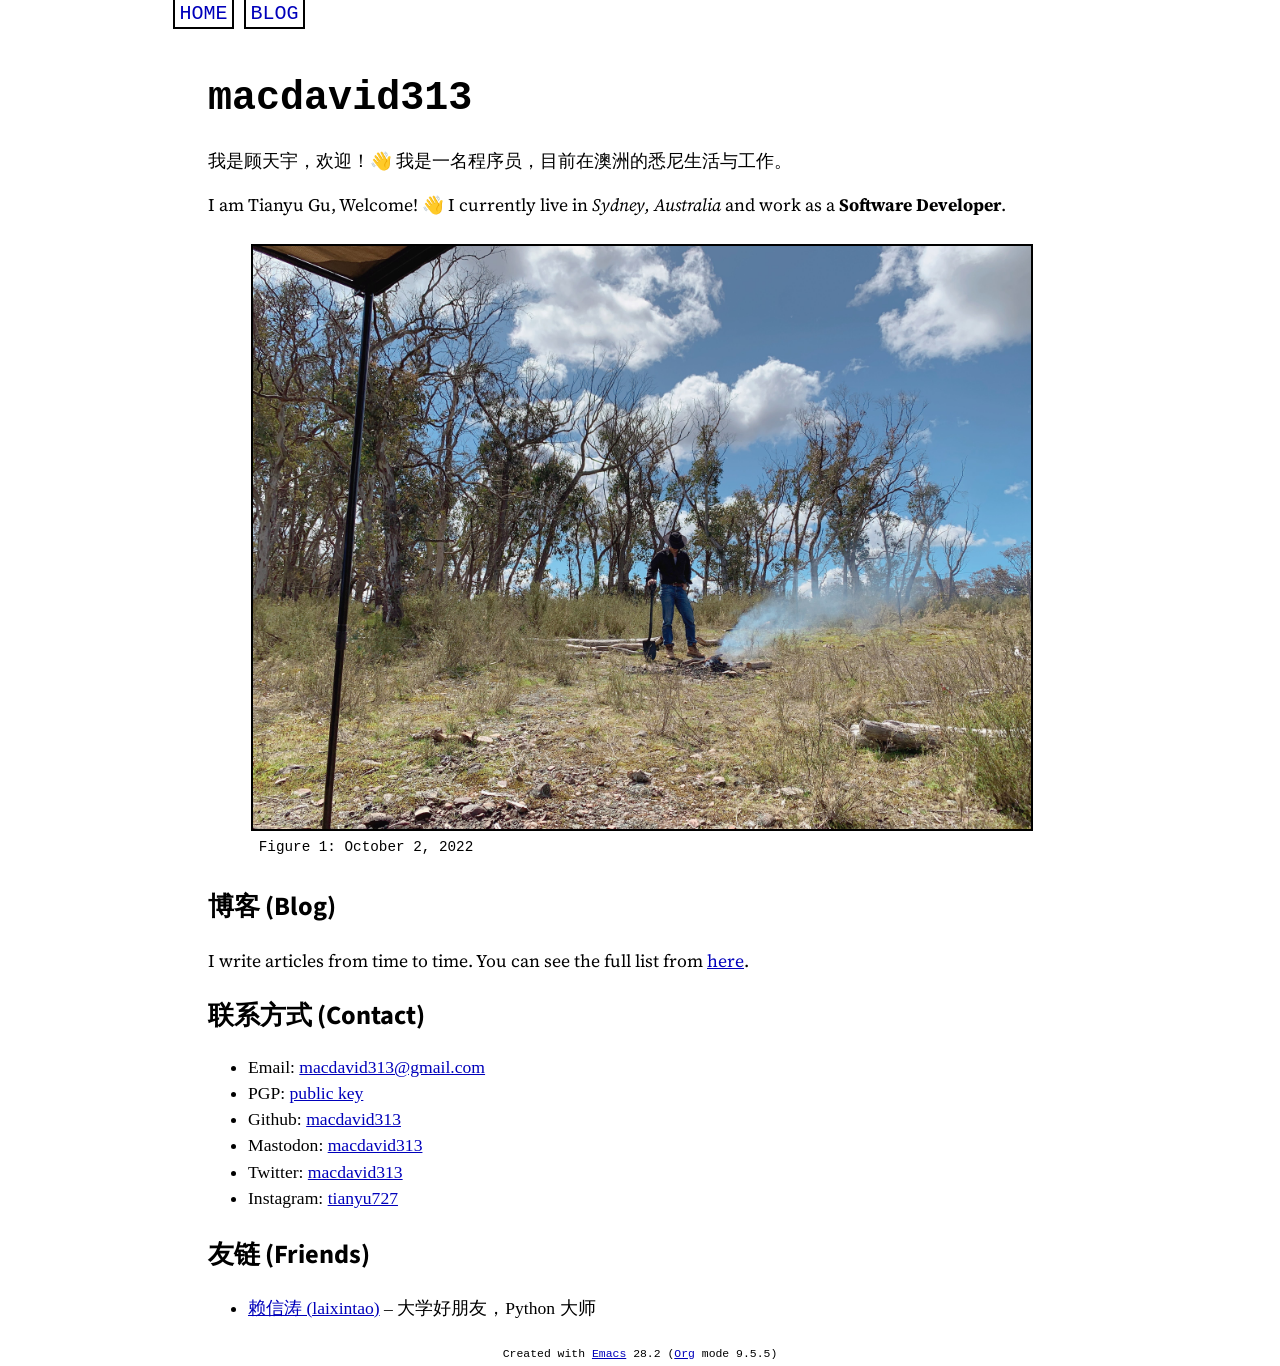
<file: index.html>
<!doctype html><html lang=en><meta charset=utf-8><meta name=viewport content="width=device-width,initial-scale=1"><title>macdavid313</title><meta name=generator content="Org Mode"><link rel="shortcut icon" href=/static/img/favicon.ico><link rel=stylesheet href=/static/css/style.css><link rel=stylesheet href=/static/css/modus-operandi.css><div id=preamble class=status><div id=org-div-home-and-up><a href=/posts/index.html>Blog</a> <a href=/ >Home</a></div></div><div id=content class=content><header><h1 class=title>macdavid313</h1></header><p>我是顾天宇，欢迎！👋 我是一名程序员，目前在澳洲的悉尼生活与工作。<p>I am Tianyu Gu, Welcome! 👋 I currently live in <i>Sydney, Australia</i> and work as a <b>Software Developer</b>.<figure id=orge303849><img src=./static/img/avatar.jpg alt=avatar.jpg><figcaption><span class=figure-number>Figure 1: </span>October 2, 2022</figcaption></figure><div id=outline-container-orga19f6cc class=outline-2><h2 id=orga19f6cc>博客 (Blog)</h2><div class=outline-text-2 id=text-orga19f6cc><p>I write articles from time to time. You can see the full list from <a href=./posts/index.html>here</a>.</div></div><div id=outline-container-orgcdc47b8 class=outline-2><h2 id=orgcdc47b8>联系方式 (Contact)</h2><div class=outline-text-2 id=text-orgcdc47b8><ul class=org-ul><li>Email: <a href=mailto:macdavid313@gmail.com>macdavid313@gmail.com</a><li>PGP: <a href=./static/assets/pgp-public.txt>public key</a><li>Github: <a href=https://github.com/macdavid313>macdavid313</a><li>Mastodon: <a href=https://mas.to/@macdavid313>macdavid313</a><li>Twitter: <a href=https://twitter.com/macdavid313>macdavid313</a><li>Instagram: <a href=https://www.instagram.com/tianyu727/ >tianyu727</a></ul></div></div><div id=outline-container-org0326b15 class=outline-2><h2 id=org0326b15>友链 (Friends)</h2><div class=outline-text-2 id=text-org0326b15><ul class=org-ul><li><a href=https://www.kawabangga.com/ >赖信涛 (laixintao)</a> &#x2013; 大学好朋友，Python 大师</ul></div></div></div><div id=postamble class=status><footer><div class=generated>Created with <a href=https://www.gnu.org/software/emacs/ >Emacs</a> 28.2 (<a href=https://orgmode.org>Org</a> mode 9.5.5)</div></footer></div>
</file>
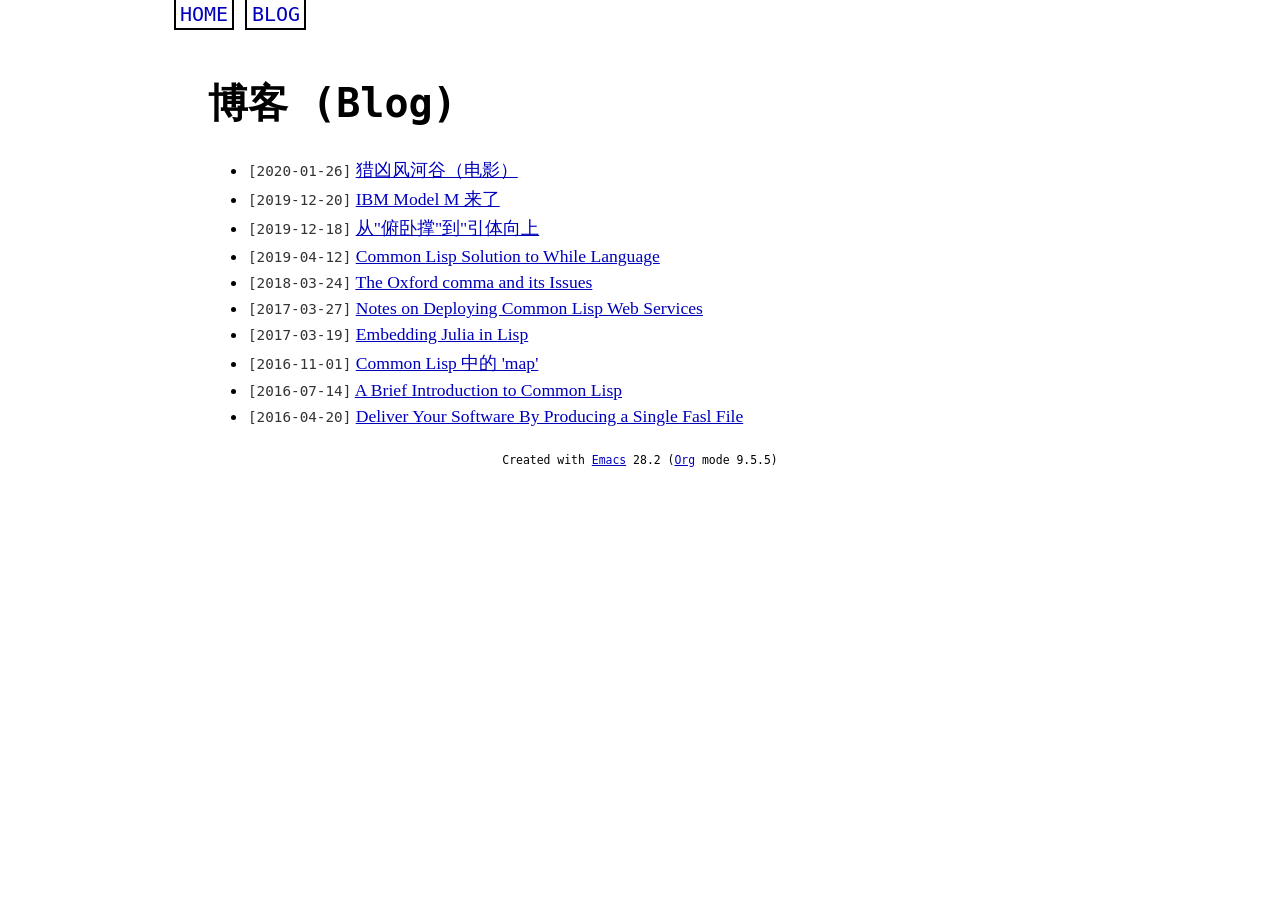
<file: posts/index.html>
<!doctype html><html lang=en><meta charset=utf-8><meta name=viewport content="width=device-width,initial-scale=1"><title>博客 (Blog)</title><meta name=generator content="Org Mode"><link rel="shortcut icon" href=/static/img/favicon.ico><link rel=stylesheet href=/static/css/style.css><link rel=stylesheet href=/static/css/modus-operandi.css><div id=preamble class=status><div id=org-div-home-and-up><a href=/posts/index.html>Blog</a> <a href=/ >Home</a></div></div><div id=content class=content><header><h1 class=title>博客 (Blog)</h1></header><ul class=org-ul><li><span class=timestamp>[2020-01-26]</span> <a href=wind-river-movie.html>猎凶风河谷（电影）</a><li><span class=timestamp>[2019-12-20]</span> <a href=ibm-model-m-arrived.html>IBM Model M 来了</a><li><span class=timestamp>[2019-12-18]</span> <a href=from-push-up-to-pull-up.html>从"俯卧撑"到"引体向上</a><li><span class=timestamp>[2019-04-12]</span> <a href=lisp-while-lang.html>Common Lisp Solution to While Language</a><li><span class=timestamp>[2018-03-24]</span> <a href=oxford-comma-issues.html>The Oxford comma and its Issues</a><li><span class=timestamp>[2017-03-27]</span> <a href=notes-on-cl-web-services.html>Notes on Deploying Common Lisp Web Services</a><li><span class=timestamp>[2017-03-19]</span> <a href=embedding-julia-lisp.html>Embedding Julia in Lisp</a><li><span class=timestamp>[2016-11-01]</span> <a href=common-lisp-map.html>Common Lisp 中的 'map'</a><li><span class=timestamp>[2016-07-14]</span> <a href=a-brief-intro-to-cl.html>A Brief Introduction to Common Lisp</a><li><span class=timestamp>[2016-04-20]</span> <a href=deliver-your-software-by-producing-a-single-fasl-file.html>Deliver Your Software By Producing a Single Fasl File</a></ul></div><div id=postamble class=status><footer><div class=generated>Created with <a href=https://www.gnu.org/software/emacs/ >Emacs</a> 28.2 (<a href=https://orgmode.org>Org</a> mode 9.5.5)</div></footer></div>
</file>
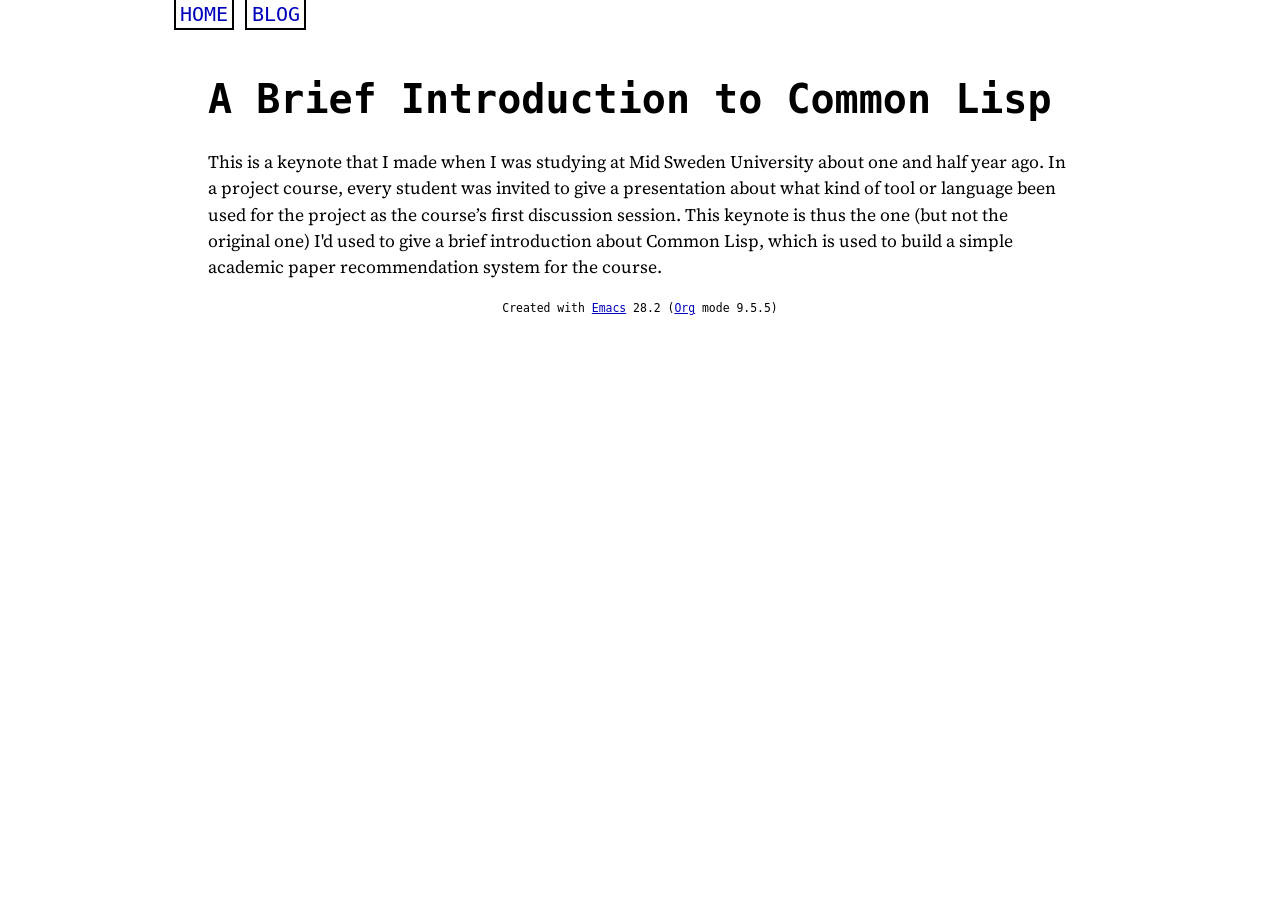
<file: posts/a-brief-intro-to-cl.html>
<!doctype html><html lang=en><meta charset=utf-8><meta name=viewport content="width=device-width,initial-scale=1"><title>A Brief Introduction to Common Lisp</title><meta name=generator content="Org Mode"><link rel="shortcut icon" href=/static/img/favicon.ico><link rel=stylesheet href=/static/css/style.css><link rel=stylesheet href=/static/css/modus-operandi.css><div id=preamble class=status><div id=org-div-home-and-up><a href=/posts/index.html>Blog</a> <a href=/ >Home</a></div></div><div id=content class=content><header><h1 class=title>A Brief Introduction to Common Lisp</h1></header><script async class=speakerdeck-embed data-id=e7654dfaf59b467caaf5e030b5a83513 data-ratio=1.33159947984395 src=//speakerdeck.com/assets/embed.js></script><p>This is a keynote that I made when I was studying at Mid Sweden University about one and half year ago. In a project course, every student was invited to give a presentation about what kind of tool or language been used for the project as the course’s first discussion session. This keynote is thus the one (but not the original one) I'd used to give a brief introduction about Common Lisp, which is used to build a simple academic paper recommendation system for the course.</div><div id=postamble class=status><footer><div class=generated>Created with <a href=https://www.gnu.org/software/emacs/ >Emacs</a> 28.2 (<a href=https://orgmode.org>Org</a> mode 9.5.5)</div></footer></div>
</file>
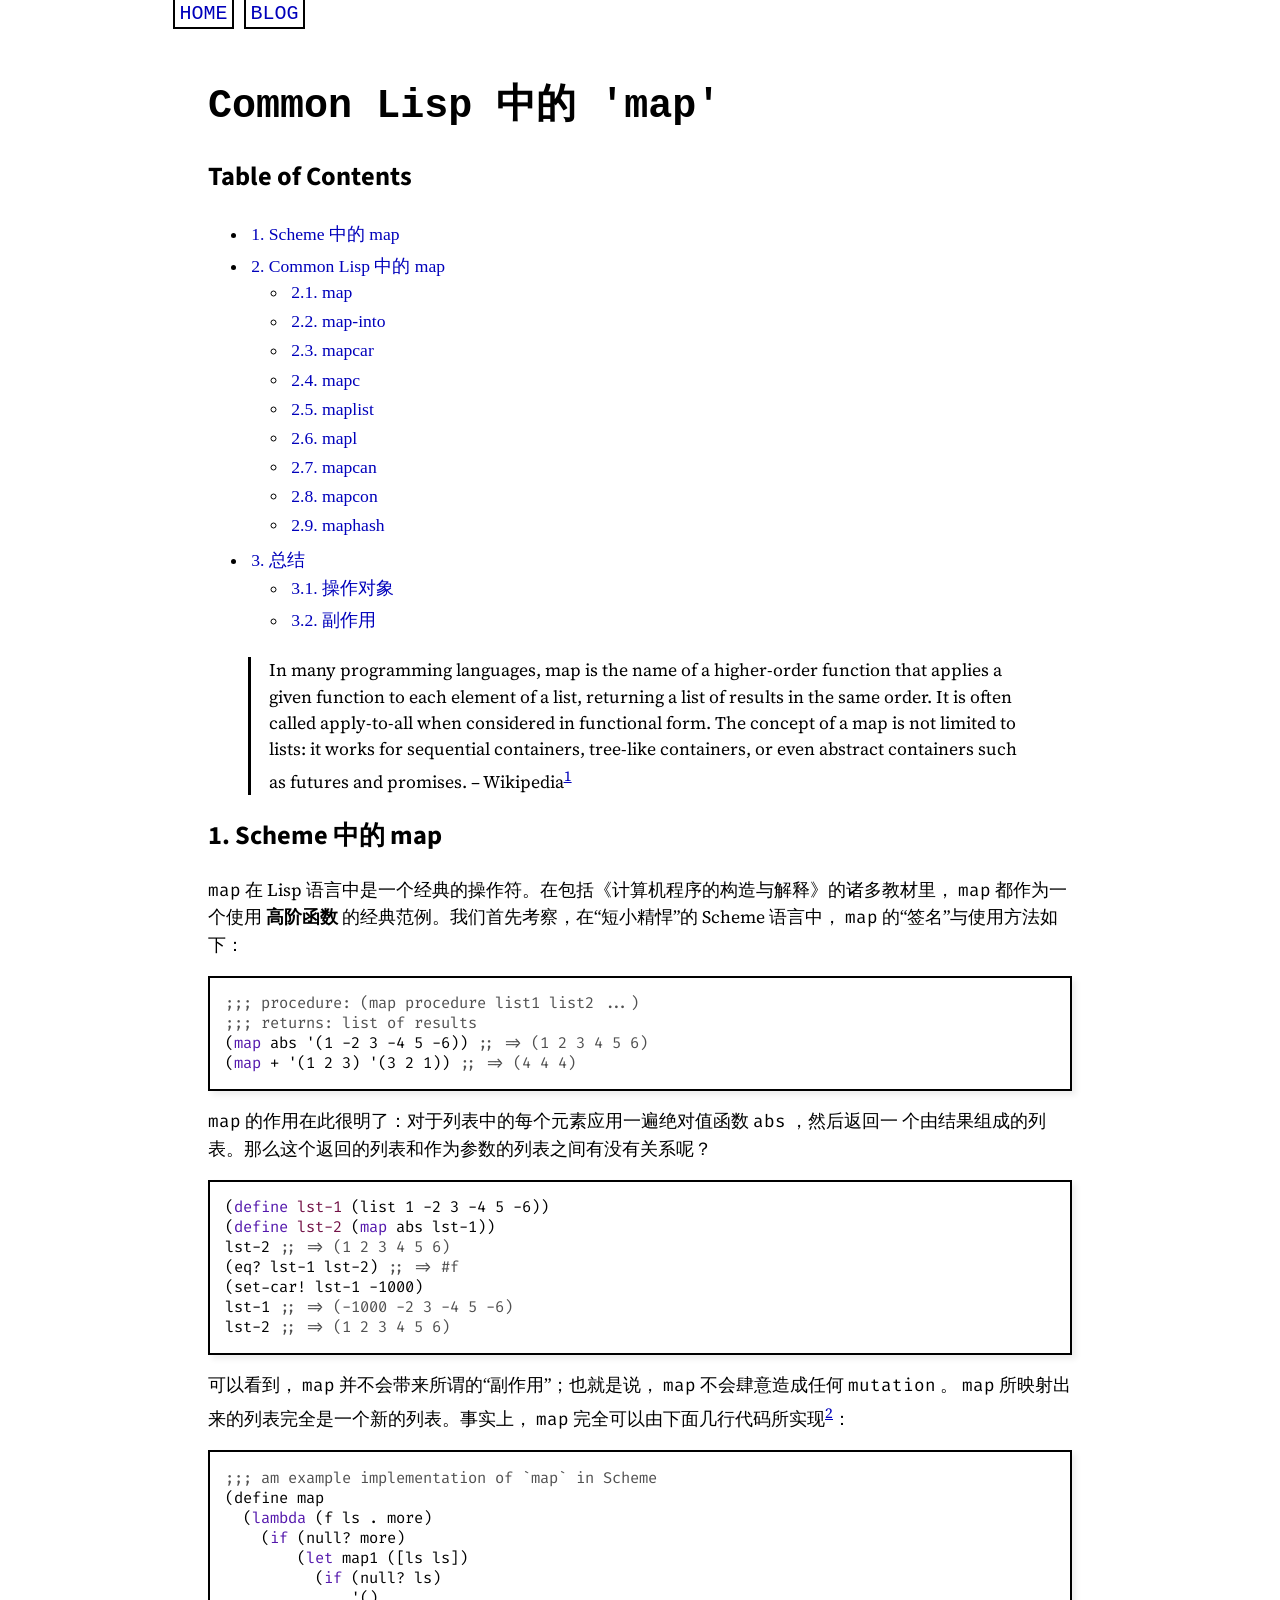
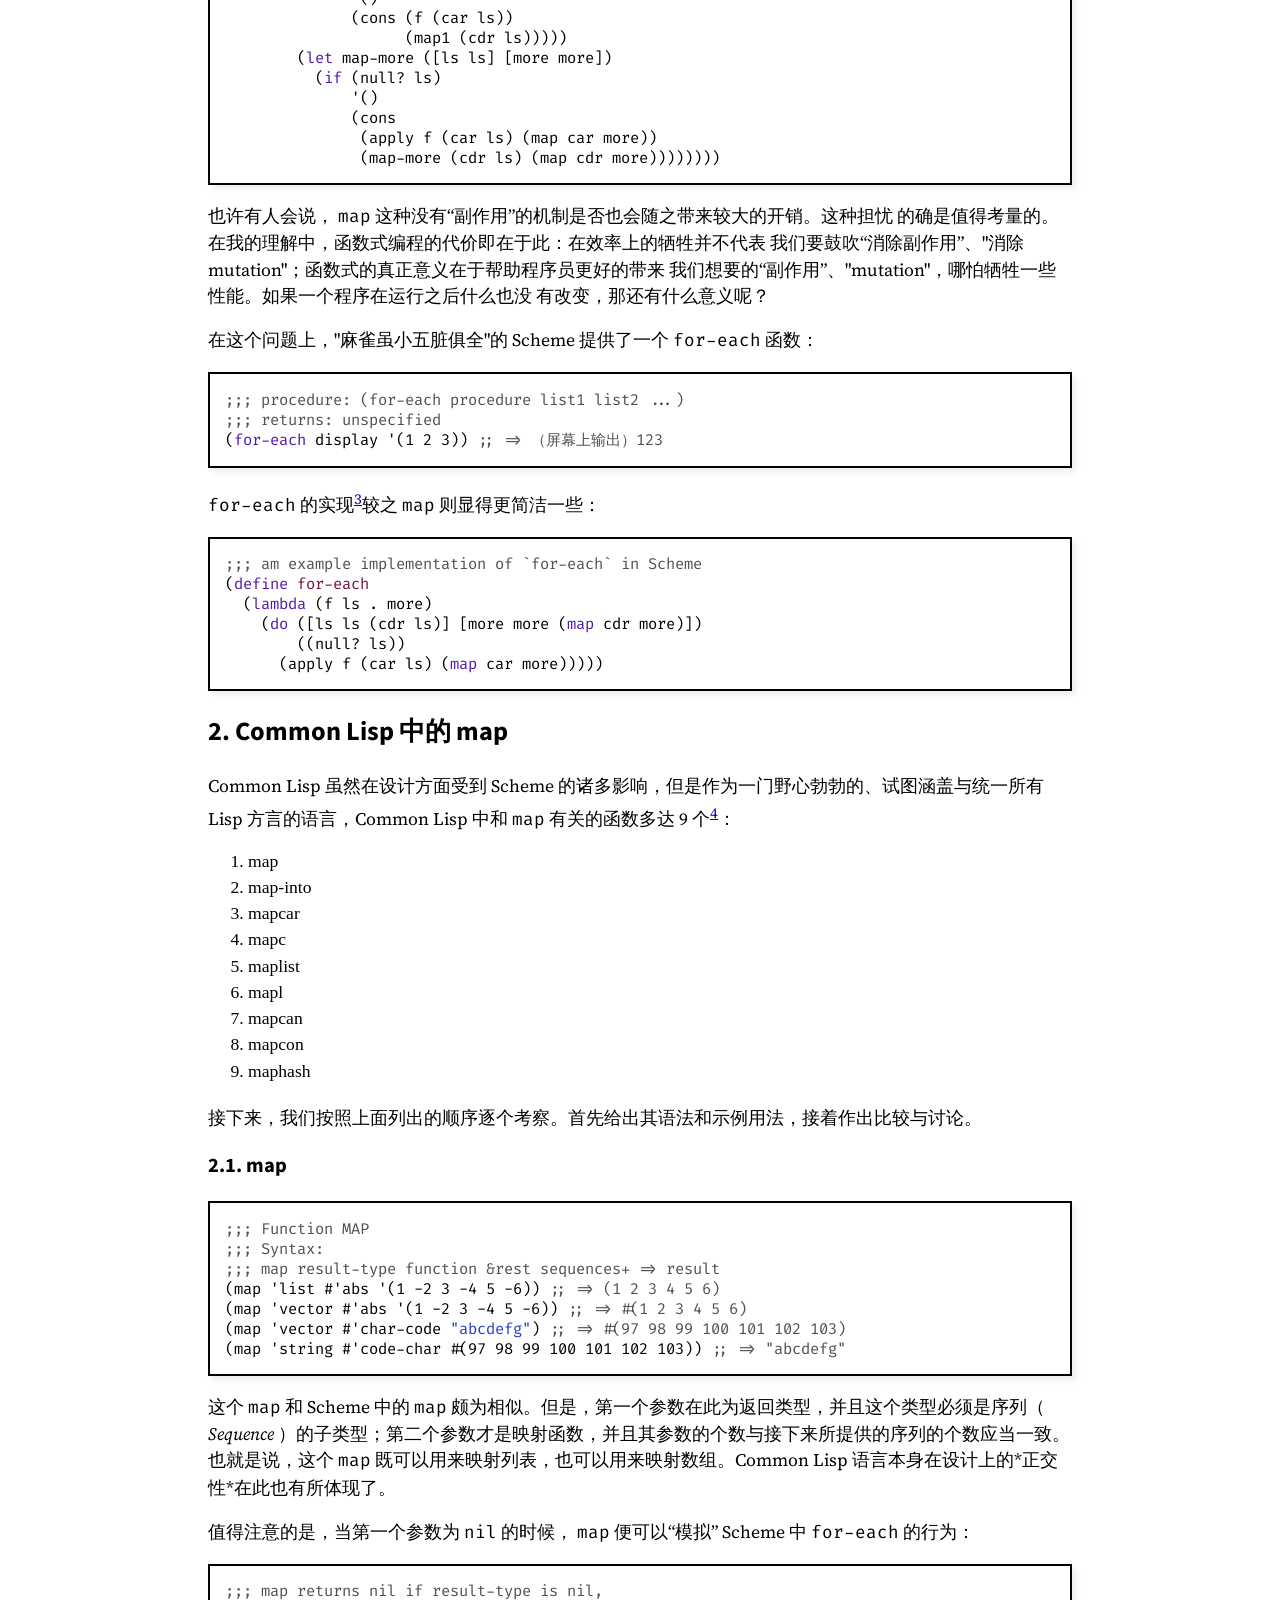
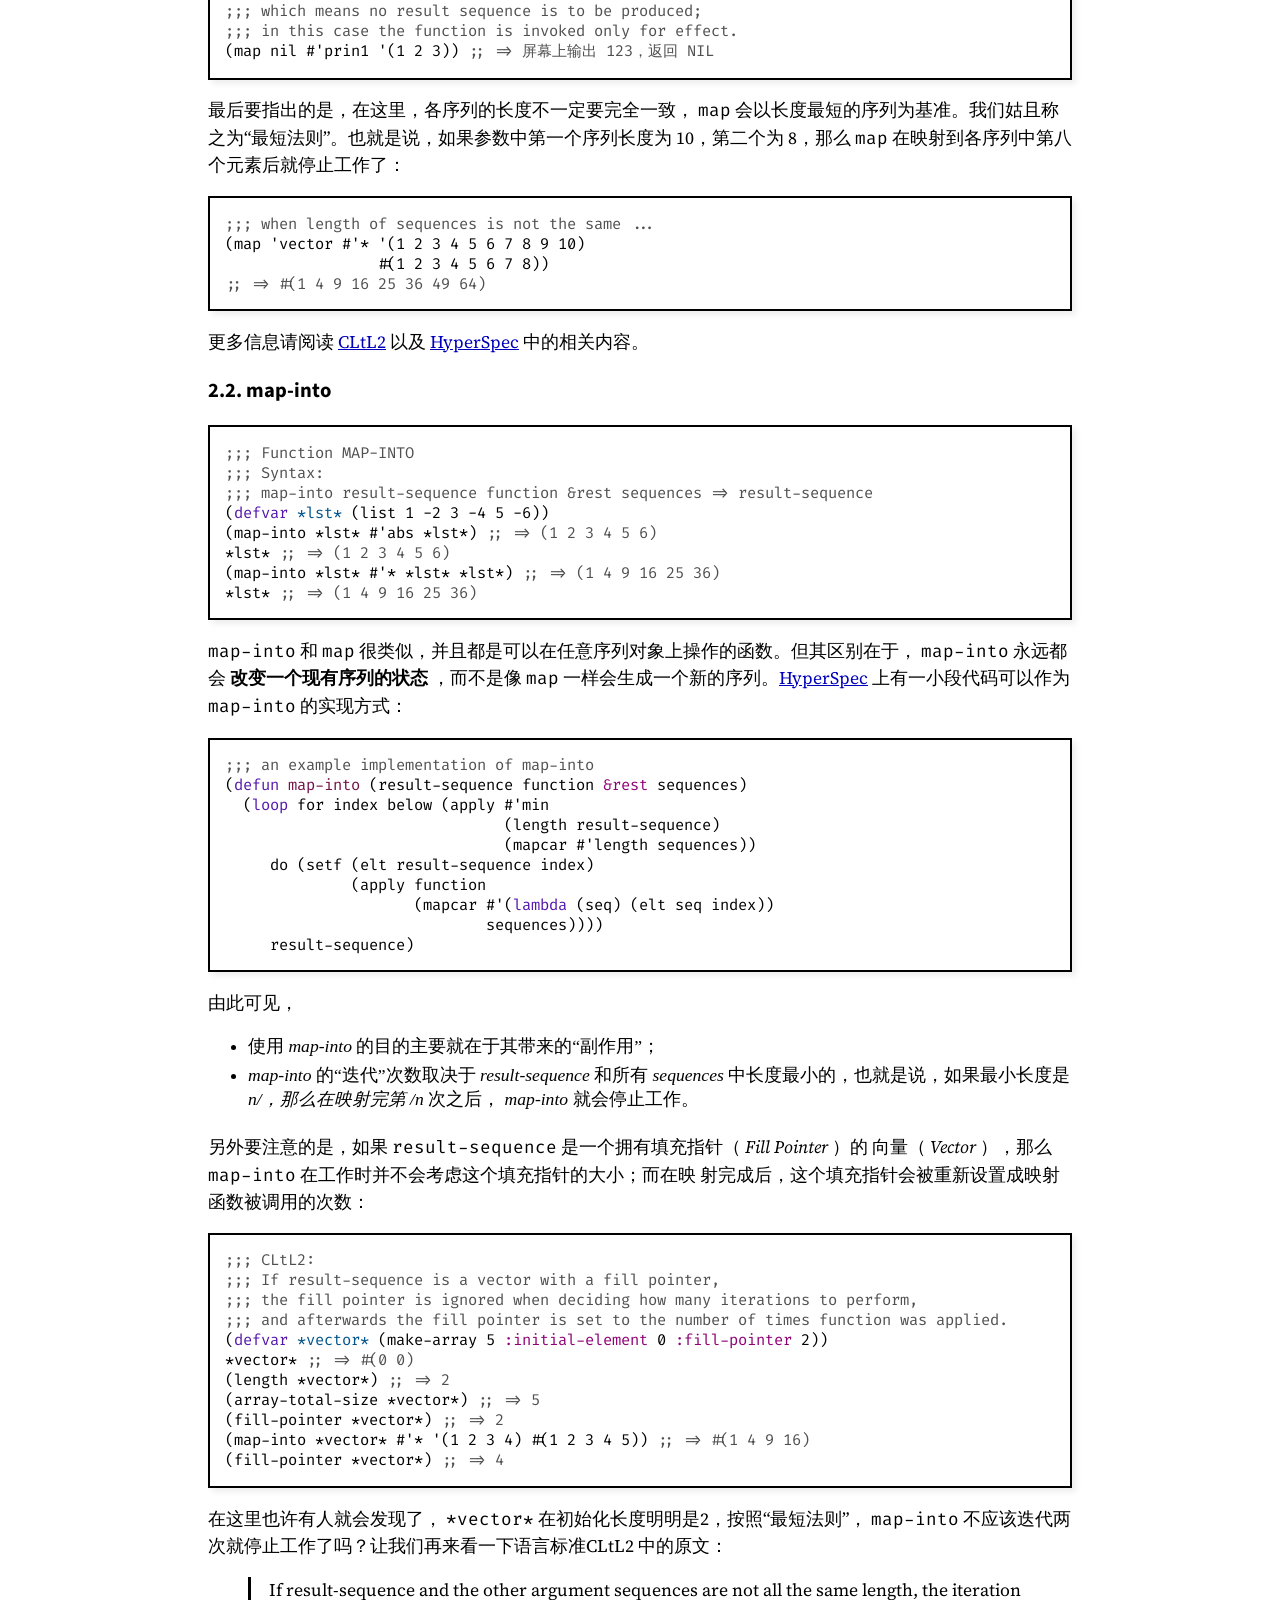
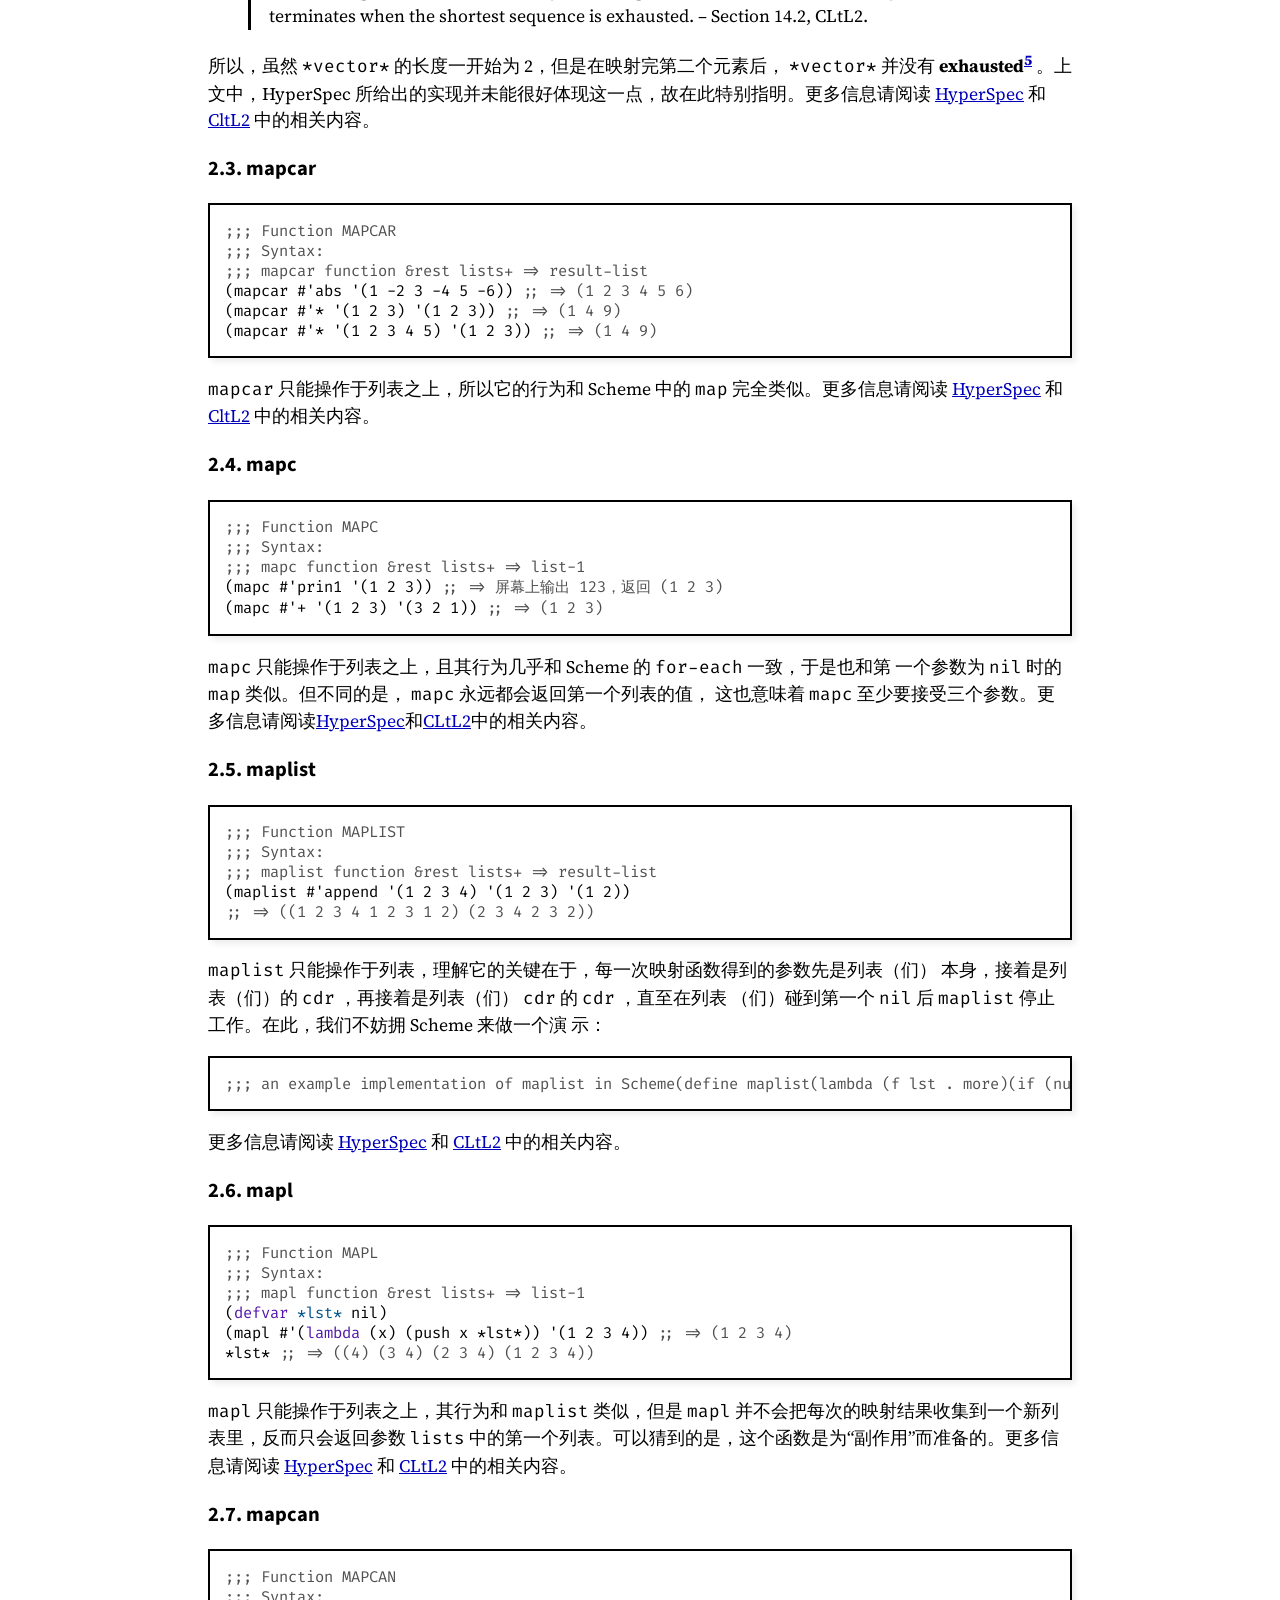
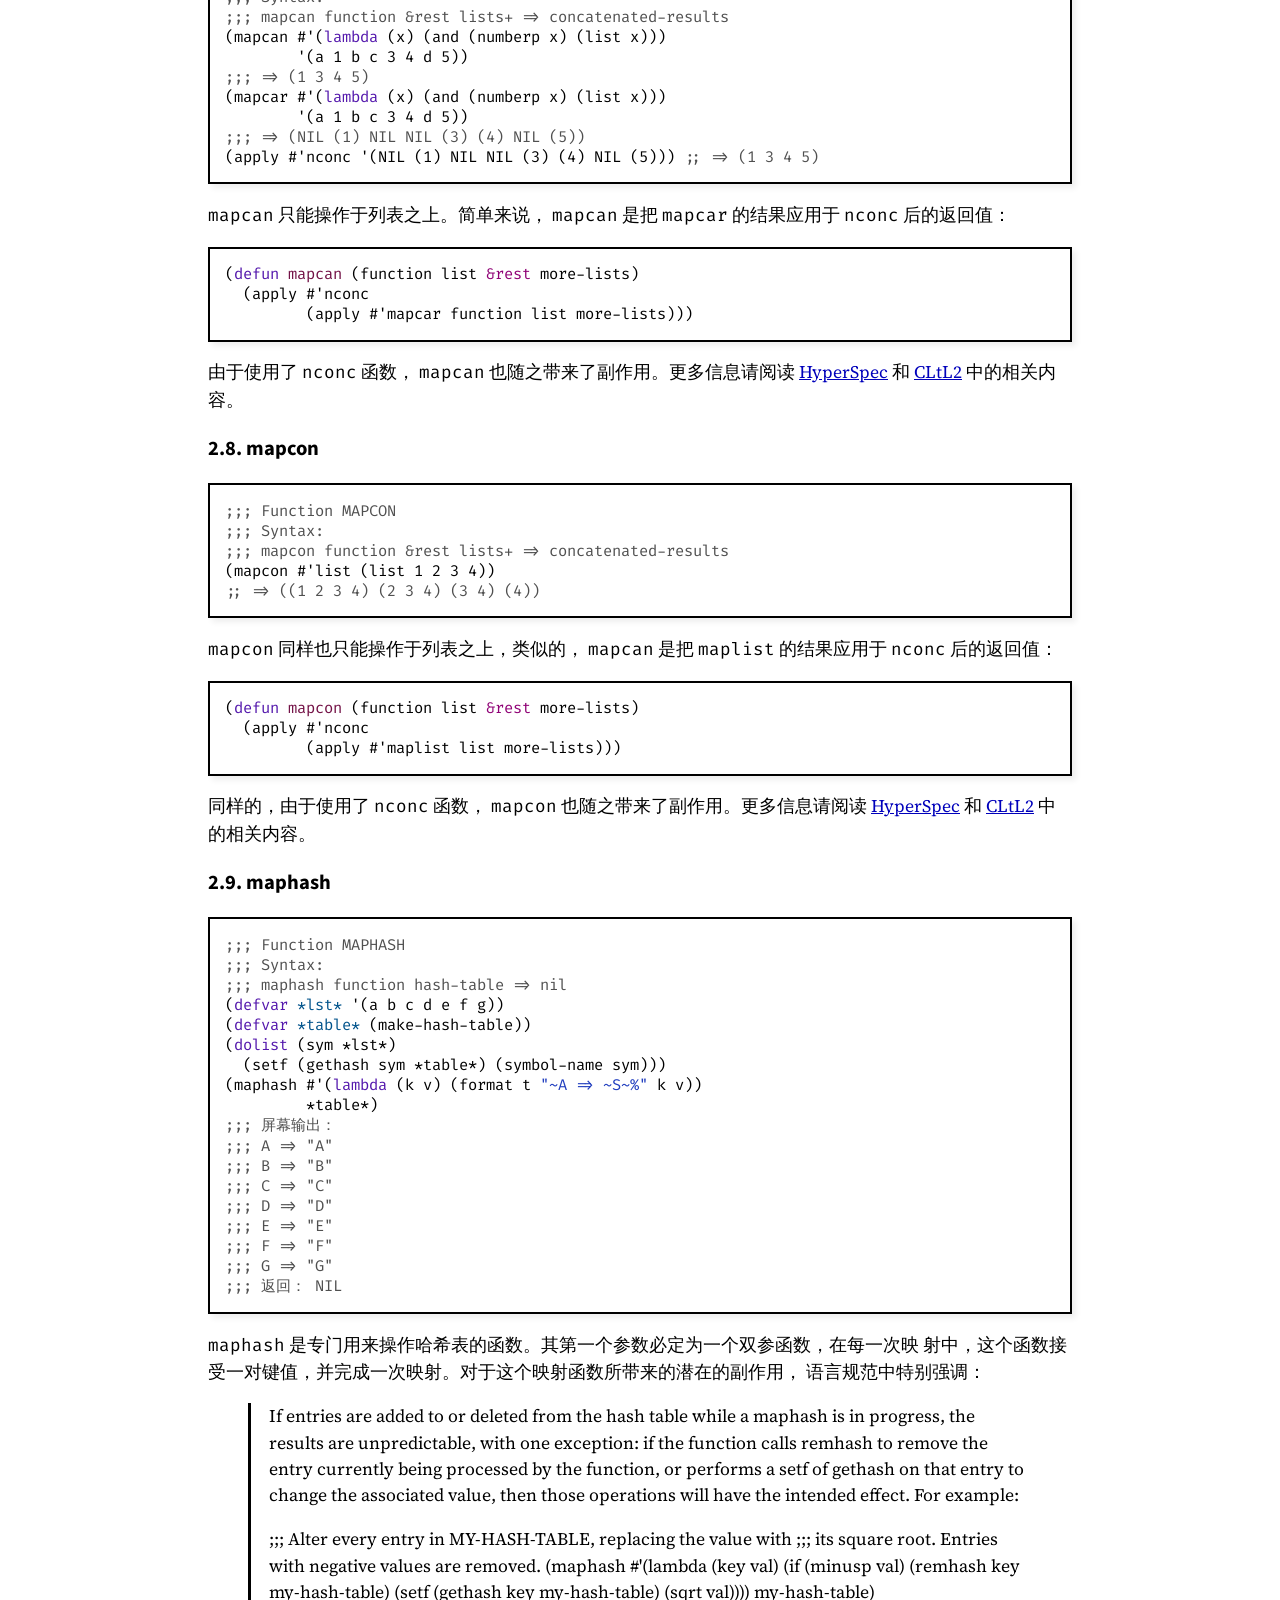
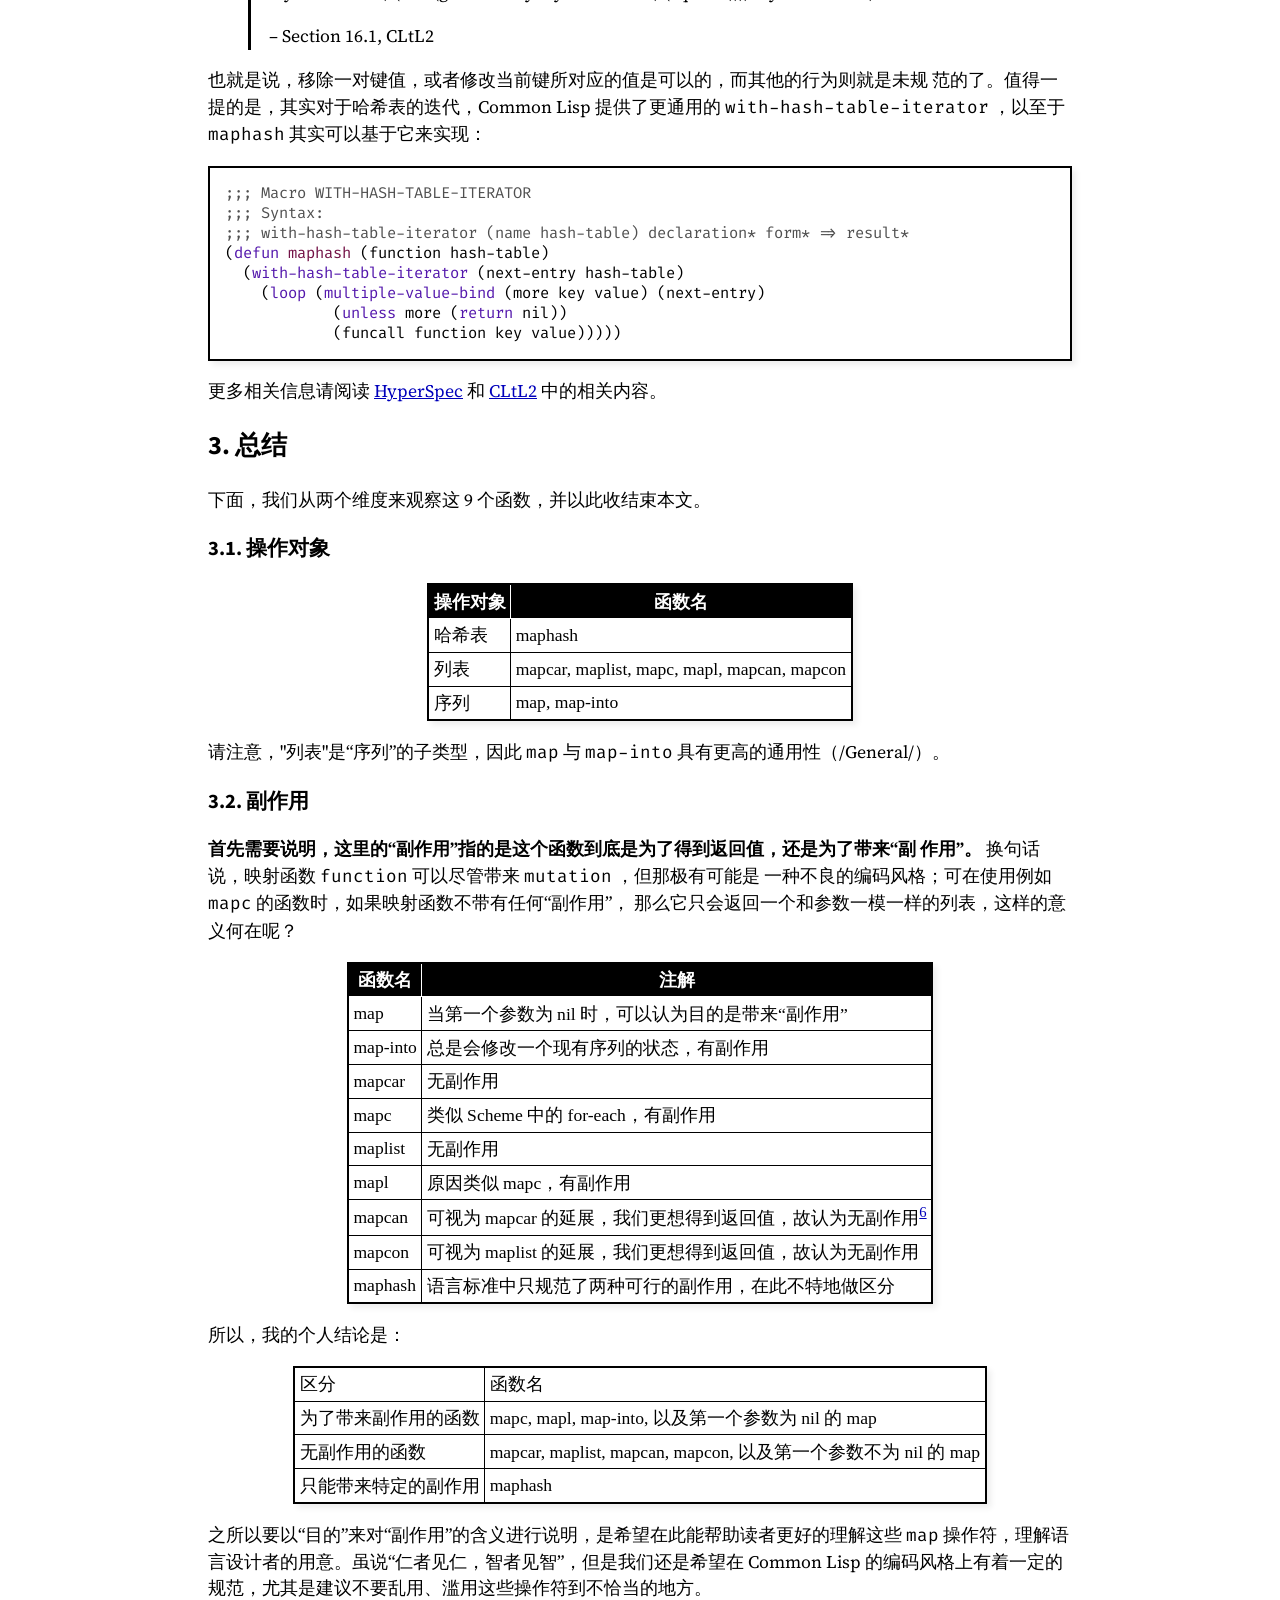
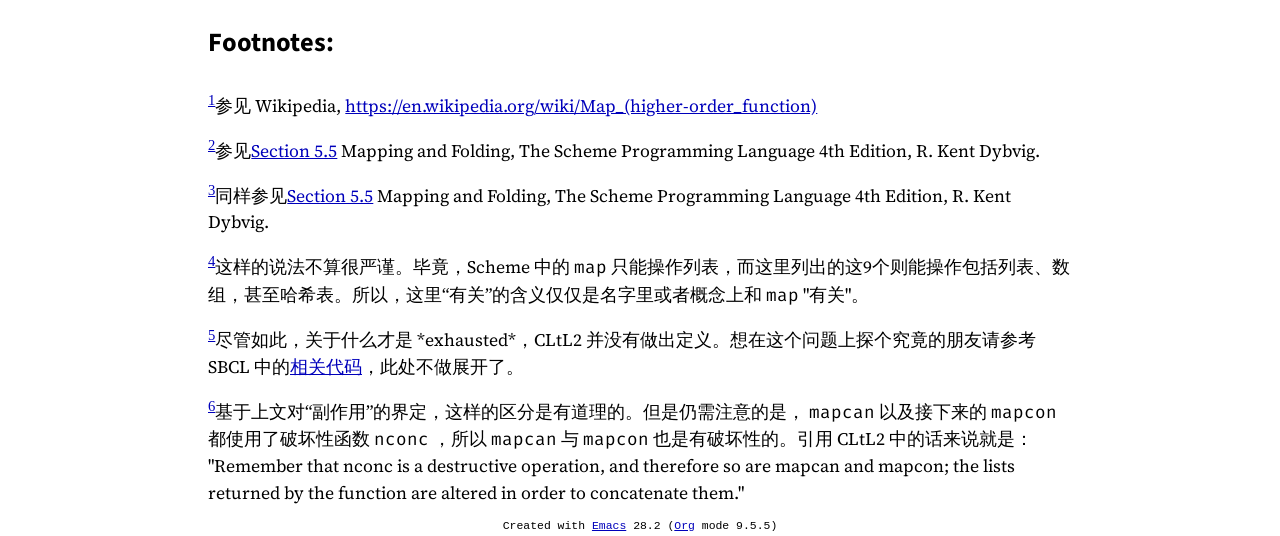
<file: posts/common-lisp-map.html>
<!doctype html><html lang=en><meta charset=utf-8><meta name=viewport content="width=device-width,initial-scale=1"><title>Common Lisp 中的 'map'</title><meta name=generator content="Org Mode"><link rel="shortcut icon" href=/static/img/favicon.ico><link rel=stylesheet href=/static/css/style.css><link rel=stylesheet href=/static/css/modus-operandi.css><div id=preamble class=status><div id=org-div-home-and-up><a href=/posts/index.html>Blog</a> <a href=/ >Home</a></div></div><div id=content class=content><header><h1 class=title>Common Lisp 中的 'map'</h1></header><nav id=table-of-contents role=doc-toc><h2>Table of Contents</h2><div id=text-table-of-contents role=doc-toc><ul><li><a href=#scheme-中的-map>1. Scheme 中的 map</a><li><a href=#common-lisp-中的-map>2. Common Lisp 中的 map</a><ul><li><a href=#map>2.1. map</a><li><a href=#map-into>2.2. map-into</a><li><a href=#mapcar>2.3. mapcar</a><li><a href=#mapc>2.4. mapc</a><li><a href=#maplist>2.5. maplist</a><li><a href=#mapl>2.6. mapl</a><li><a href=#mapcan>2.7. mapcan</a><li><a href=#mapcon>2.8. mapcon</a><li><a href=#maphash>2.9. maphash</a></ul><li><a href=#总结>3. 总结</a><ul><li><a href=#操作对象>3.1. 操作对象</a><li><a href=#副作用>3.2. 副作用</a></ul></ul></div></nav><blockquote><p>In many programming languages, map is the name of a higher-order function that applies a given function to each element of a list, returning a list of results in the same order. It is often called apply-to-all when considered in functional form. The concept of a map is not limited to lists: it works for sequential containers, tree-like containers, or even abstract containers such as futures and promises. &#x2013; Wikipedia<sup><a id=fnr.1 class=footref href=#fn.1 role=doc-backlink>1</a></sup></blockquote><div id=outline-container-scheme-中的-map class=outline-2><h2 id=scheme-中的-map><span class=section-number-2>1.</span> Scheme 中的 map</h2><div class=outline-text-2 id=text-scheme-中的-map><p><code>map</code> 在 Lisp 语言中是一个经典的操作符。在包括《计算机程序的构造与解释》的诸多教材里， <code>map</code> 都作为一个使用 <b>高阶函数</b> 的经典范例。我们首先考察，在“短小精悍”的 Scheme 语言中， <code>map</code> 的“签名”与使用方法如下：<div class=org-src-container><pre class="src src-scheme"><span class=org-comment-delimiter>;;; </span><span class=org-comment>procedure: (map procedure list1 list2 ...)</span>
<span class=org-comment-delimiter>;;; </span><span class=org-comment>returns: list of results</span>
(<span class=org-keyword>map</span> abs '(1 -2 3 -4 5 -6)) <span class=org-comment-delimiter>;; </span><span class=org-comment>=&gt; (1 2 3 4 5 6)</span>
(<span class=org-keyword>map</span> + '(1 2 3) '(3 2 1)) <span class=org-comment-delimiter>;; </span><span class=org-comment>=&gt; (4 4 4)</span>
</pre></div><p><code>map</code> 的作用在此很明了：对于列表中的每个元素应用一遍绝对值函数 <code>abs</code> ，然后返回一 个由结果组成的列表。那么这个返回的列表和作为参数的列表之间有没有关系呢？<div class=org-src-container><pre class="src src-scheme">(<span class=org-keyword>define</span> <span class=org-function-name>lst-1</span> (list 1 -2 3 -4 5 -6))
(<span class=org-keyword>define</span> <span class=org-function-name>lst-2</span> (<span class=org-keyword>map</span> abs lst-1))
lst-2 <span class=org-comment-delimiter>;; </span><span class=org-comment>=&gt; (1 2 3 4 5 6)</span>
(eq? lst-1 lst-2) <span class=org-comment-delimiter>;; </span><span class=org-comment>=&gt; #f</span>
(set-car! lst-1 -1000)
lst-1 <span class=org-comment-delimiter>;; </span><span class=org-comment>=&gt; (-1000 -2 3 -4 5 -6)</span>
lst-2 <span class=org-comment-delimiter>;; </span><span class=org-comment>=&gt; (1 2 3 4 5 6)</span>
</pre></div><p>可以看到， <code>map</code> 并不会带来所谓的“副作用”；也就是说， <code>map</code> 不会肆意造成任何 <code>mutation</code> 。 <code>map</code> 所映射出来的列表完全是一个新的列表。事实上， <code>map</code> 完全可以由下面几行代码所实现<sup><a id=fnr.2 class=footref href=#fn.2 role=doc-backlink>2</a></sup>：<div class=org-src-container><pre class="src src-lisp"><span class=org-comment-delimiter>;;; </span><span class=org-comment>am example implementation of `map` in Scheme</span>
(define map
  (<span class=org-keyword>lambda</span> (f ls . more)
    (<span class=org-keyword>if</span> (null? more)
        (<span class=org-keyword>let</span> map1 ([ls ls])
          (<span class=org-keyword>if</span> (null? ls)
              '()
              (cons (f (car ls))
                    (map1 (cdr ls)))))
        (<span class=org-keyword>let</span> map-more ([ls ls] [more more])
          (<span class=org-keyword>if</span> (null? ls)
              '()
              (cons
               (apply f (car ls) (map car more))
               (map-more (cdr ls) (map cdr more))))))))
</pre></div><p>也许有人会说， <code>map</code> 这种没有“副作用”的机制是否也会随之带来较大的开销。这种担忧 的确是值得考量的。在我的理解中，函数式编程的代价即在于此：在效率上的牺牲并不代表 我们要鼓吹“消除副作用”、"消除mutation"；函数式的真正意义在于帮助程序员更好的带来 我们想要的“副作用”、"mutation"，哪怕牺牲一些性能。如果一个程序在运行之后什么也没 有改变，那还有什么意义呢？<p>在这个问题上，"麻雀虽小五脏俱全"的 Scheme 提供了一个 <code>for-each</code> 函数：<div class=org-src-container><pre class="src src-scheme"><span class=org-comment-delimiter>;;; </span><span class=org-comment>procedure: (for-each procedure list1 list2 ...)</span>
<span class=org-comment-delimiter>;;; </span><span class=org-comment>returns: unspecified</span>
(<span class=org-keyword>for-each</span> display '(1 2 3)) <span class=org-comment-delimiter>;; </span><span class=org-comment>=&gt; &#65288;&#23631;&#24149;&#19978;&#36755;&#20986;&#65289;123</span>
</pre></div><p><code>for-each</code> 的实现<sup><a id=fnr.3 class=footref href=#fn.3 role=doc-backlink>3</a></sup>较之 <code>map</code> 则显得更简洁一些：<div class=org-src-container><pre class="src src-scheme"><span class=org-comment-delimiter>;;; </span><span class=org-comment>am example implementation of `for-each` in Scheme</span>
(<span class=org-keyword>define</span> <span class=org-function-name>for-each</span>
  (<span class=org-keyword>lambda</span> (f ls . more)
    (<span class=org-keyword>do</span> ([ls ls (cdr ls)] [more more (<span class=org-keyword>map</span> cdr more)])
        ((null? ls))
      (apply f (car ls) (<span class=org-keyword>map</span> car more)))))
</pre></div></div></div><div id=outline-container-common-lisp-中的-map class=outline-2><h2 id=common-lisp-中的-map><span class=section-number-2>2.</span> Common Lisp 中的 map</h2><div class=outline-text-2 id=text-common-lisp-中的-map><p>Common Lisp 虽然在设计方面受到 Scheme 的诸多影响，但是作为一门野心勃勃的、试图涵盖与统一所有 Lisp 方言的语言，Common Lisp 中和 <code>map</code> 有关的函数多达 9 个<sup><a id=fnr.4 class=footref href=#fn.4 role=doc-backlink>4</a></sup>：<ol class=org-ol><li>map<li>map-into<li>mapcar<li>mapc<li>maplist<li>mapl<li>mapcan<li>mapcon<li>maphash</ol><p>接下来，我们按照上面列出的顺序逐个考察。首先给出其语法和示例用法，接着作出比较与讨论。</div><div id=outline-container-map class=outline-3><h3 id=map><span class=section-number-3>2.1.</span> map</h3><div class=outline-text-3 id=text-map><div class=org-src-container><pre class="src src-lisp"><span class=org-comment-delimiter>;;; </span><span class=org-comment>Function MAP</span>
<span class=org-comment-delimiter>;;; </span><span class=org-comment>Syntax:</span>
<span class=org-comment-delimiter>;;; </span><span class=org-comment>map result-type function &amp;rest sequences+ =&gt; result</span>
(map 'list #'abs '(1 -2 3 -4 5 -6)) <span class=org-comment-delimiter>;; </span><span class=org-comment>=&gt; (1 2 3 4 5 6)</span>
(map 'vector #'abs '(1 -2 3 -4 5 -6)) <span class=org-comment-delimiter>;; </span><span class=org-comment>=&gt; #(1 2 3 4 5 6)</span>
(map 'vector #'char-code <span class=org-string>"abcdefg"</span>) <span class=org-comment-delimiter>;; </span><span class=org-comment>=&gt; #(97 98 99 100 101 102 103)</span>
(map 'string #'code-char #(97 98 99 100 101 102 103)) <span class=org-comment-delimiter>;; </span><span class=org-comment>=&gt; "abcdefg"</span>
</pre></div><p>这个 <code>map</code> 和 Scheme 中的 <code>map</code> 颇为相似。但是，第一个参数在此为返回类型，并且这个类型必须是序列（ <i>Sequence</i> ）的子类型；第二个参数才是映射函数，并且其参数的个数与接下来所提供的序列的个数应当一致。也就是说，这个 <code>map</code> 既可以用来映射列表，也可以用来映射数组。Common Lisp 语言本身在设计上的*正交性*在此也有所体现了。<p>值得注意的是，当第一个参数为 <code>nil</code> 的时候， <code>map</code> 便可以“模拟” Scheme 中 <code>for-each</code> 的行为：<div class=org-src-container><pre class="src src-lisp"><span class=org-comment-delimiter>;;; </span><span class=org-comment>map returns nil if result-type is nil,</span>
<span class=org-comment-delimiter>;;; </span><span class=org-comment>which means no result sequence is to be produced;</span>
<span class=org-comment-delimiter>;;; </span><span class=org-comment>in this case the function is invoked only for effect.</span>
(map nil #'prin1 '(1 2 3)) <span class=org-comment-delimiter>;; </span><span class=org-comment>=&gt; &#23631;&#24149;&#19978;&#36755;&#20986; 123&#65292;&#36820;&#22238; NIL</span>
</pre></div><p>最后要指出的是，在这里，各序列的长度不一定要完全一致， <code>map</code> 会以长度最短的序列为基准。我们姑且称之为“最短法则”。也就是说，如果参数中第一个序列长度为 10，第二个为 8，那么 <code>map</code> 在映射到各序列中第八个元素后就停止工作了：<div class=org-src-container><pre class="src src-lisp"><span class=org-comment-delimiter>;;; </span><span class=org-comment>when length of sequences is not the same ...</span>
(map 'vector #'* '(1 2 3 4 5 6 7 8 9 10)
                 #(1 2 3 4 5 6 7 8))
<span class=org-comment-delimiter>;; </span><span class=org-comment>=&gt; #(1 4 9 16 25 36 49 64)</span>
</pre></div><p>更多信息请阅读 <a href=http://www.cs.cmu.edu/Groups/AI/html/cltl/clm/node143.html#SECTION001820000000000000000>CLtL2</a> 以及 <a href=http://www.lispworks.com/documentation/HyperSpec/Body/f_map.htm#map>HyperSpec</a> 中的相关内容。</div></div><div id=outline-container-map-into class=outline-3><h3 id=map-into><span class=section-number-3>2.2.</span> map-into</h3><div class=outline-text-3 id=text-map-into><div class=org-src-container><pre class="src src-lisp"><span class=org-comment-delimiter>;;; </span><span class=org-comment>Function MAP-INTO</span>
<span class=org-comment-delimiter>;;; </span><span class=org-comment>Syntax:</span>
<span class=org-comment-delimiter>;;; </span><span class=org-comment>map-into result-sequence function &amp;rest sequences =&gt; result-sequence</span>
(<span class=org-keyword>defvar</span> <span class=org-variable-name>*lst*</span> (list 1 -2 3 -4 5 -6))
(map-into *lst* #'abs *lst*) <span class=org-comment-delimiter>;; </span><span class=org-comment>=&gt; (1 2 3 4 5 6)</span>
*lst* <span class=org-comment-delimiter>;; </span><span class=org-comment>=&gt; (1 2 3 4 5 6)</span>
(map-into *lst* #'* *lst* *lst*) <span class=org-comment-delimiter>;; </span><span class=org-comment>=&gt; (1 4 9 16 25 36)</span>
*lst* <span class=org-comment-delimiter>;; </span><span class=org-comment>=&gt; (1 4 9 16 25 36)</span>
</pre></div><p><code>map-into</code> 和 <code>map</code> 很类似，并且都是可以在任意序列对象上操作的函数。但其区别在于， <code>map-into</code> 永远都会 <b>改变一个现有序列的状态</b> ，而不是像 <code>map</code> 一样会生成一个新的序列。<a href=http://www.lispworks.com/documentation/HyperSpec/Body/f_map_in.htm#map-into>HyperSpec</a> 上有一小段代码可以作为 <code>map-into</code> 的实现方式：<div class=org-src-container><pre class="src src-lisp"><span class=org-comment-delimiter>;;; </span><span class=org-comment>an example implementation of map-into</span>
(<span class=org-keyword>defun</span> <span class=org-function-name>map-into</span> (result-sequence function <span class=org-type>&amp;rest</span> sequences)
  (<span class=org-keyword>loop</span> for index below (apply #'min
                               (length result-sequence)
                               (mapcar #'length sequences))
     do (setf (elt result-sequence index)
              (apply function
                     (mapcar #'(<span class=org-keyword>lambda</span> (seq) (elt seq index))
                             sequences))))
     result-sequence)
</pre></div><p>由此可见，<ul class=org-ul><li>使用 <i>map-into</i> 的目的主要就在于其带来的“副作用”；<li><i>map-into</i> 的“迭代”次数取决于 <i>result-sequence</i> 和所有 <i>sequences</i> 中长度最小的，也就是说，如果最小长度是 <i>n/，那么在映射完第 /n</i> 次之后， <i>map-into</i> 就会停止工作。</ul><p>另外要注意的是，如果 <code>result-sequence</code> 是一个拥有填充指针（ <i>Fill Pointer</i> ）的 向量（ <i>Vector</i> ），那么 <code>map-into</code> 在工作时并不会考虑这个填充指针的大小；而在映 射完成后，这个填充指针会被重新设置成映射函数被调用的次数：<div class=org-src-container><pre class="src src-lisp"><span class=org-comment-delimiter>;;; </span><span class=org-comment>CLtL2:</span>
<span class=org-comment-delimiter>;;; </span><span class=org-comment>If result-sequence is a vector with a fill pointer,</span>
<span class=org-comment-delimiter>;;; </span><span class=org-comment>the fill pointer is ignored when deciding how many iterations to perform,</span>
<span class=org-comment-delimiter>;;; </span><span class=org-comment>and afterwards the fill pointer is set to the number of times function was applied.</span>
(<span class=org-keyword>defvar</span> <span class=org-variable-name>*vector*</span> (make-array 5 <span class=org-builtin>:initial-element</span> 0 <span class=org-builtin>:fill-pointer</span> 2))
*vector* <span class=org-comment-delimiter>;; </span><span class=org-comment>=&gt; #(0 0)</span>
(length *vector*) <span class=org-comment-delimiter>;; </span><span class=org-comment>=&gt; 2</span>
(array-total-size *vector*) <span class=org-comment-delimiter>;; </span><span class=org-comment>=&gt; 5</span>
(fill-pointer *vector*) <span class=org-comment-delimiter>;; </span><span class=org-comment>=&gt; 2</span>
(map-into *vector* #'* '(1 2 3 4) #(1 2 3 4 5)) <span class=org-comment-delimiter>;; </span><span class=org-comment>=&gt; #(1 4 9 16)</span>
(fill-pointer *vector*) <span class=org-comment-delimiter>;; </span><span class=org-comment>=&gt; 4</span>
</pre></div><p>在这里也许有人就会发现了， <code>*vector*</code> 在初始化长度明明是2，按照“最短法则”， <code>map-into</code> 不应该迭代两次就停止工作了吗？让我们再来看一下语言标准CLtL2 中的原文：<blockquote><p>If result-sequence and the other argument sequences are not all the same length, the iteration terminates when the shortest sequence is exhausted. &#x2013; Section 14.2, CLtL2.</blockquote><p>所以，虽然 <code>*vector*</code> 的长度一开始为 2，但是在映射完第二个元素后， <code>*vector*</code> 并没有 <b>exhausted<sup><a id=fnr.5 class=footref href=#fn.5 role=doc-backlink>5</a></sup></b> 。上文中，HyperSpec 所给出的实现并未能很好体现这一点，故在此特别指明。更多信息请阅读 <a href=http://www.lispworks.com/documentation/HyperSpec/Body/f_map_in.htm#map-into>HyperSpec</a> 和 <a href=http://www.cs.cmu.edu/Groups/AI/html/cltl/clm/node143.html#SECTION001820000000000000000>CltL2</a> 中的相关内容。</div></div><div id=outline-container-mapcar class=outline-3><h3 id=mapcar><span class=section-number-3>2.3.</span> mapcar</h3><div class=outline-text-3 id=text-mapcar><div class=org-src-container><pre class="src src-lisp"><span class=org-comment-delimiter>;;; </span><span class=org-comment>Function MAPCAR</span>
<span class=org-comment-delimiter>;;; </span><span class=org-comment>Syntax:</span>
<span class=org-comment-delimiter>;;; </span><span class=org-comment>mapcar function &amp;rest lists+ =&gt; result-list</span>
(mapcar #'abs '(1 -2 3 -4 5 -6)) <span class=org-comment-delimiter>;; </span><span class=org-comment>=&gt; (1 2 3 4 5 6)</span>
(mapcar #'* '(1 2 3) '(1 2 3)) <span class=org-comment-delimiter>;; </span><span class=org-comment>=&gt; (1 4 9)</span>
(mapcar #'* '(1 2 3 4 5) '(1 2 3)) <span class=org-comment-delimiter>;; </span><span class=org-comment>=&gt; (1 4 9)</span>
</pre></div><p><code>mapcar</code> 只能操作于列表之上，所以它的行为和 Scheme 中的 <code>map</code> 完全类似。更多信息请阅读 <a href=http://www.lispworks.com/documentation/HyperSpec/Body/f_mapc_.htm#mapcar>HyperSpec</a> 和 <a href=http://www.cs.cmu.edu/Groups/AI/html/cltl/clm/node143.html#SECTION001820000000000000000>CltL2</a> 中的相关内容。</div></div><div id=outline-container-mapc class=outline-3><h3 id=mapc><span class=section-number-3>2.4.</span> mapc</h3><div class=outline-text-3 id=text-mapc><div class=org-src-container><pre class="src src-lisp"><span class=org-comment-delimiter>;;; </span><span class=org-comment>Function MAPC</span>
<span class=org-comment-delimiter>;;; </span><span class=org-comment>Syntax:</span>
<span class=org-comment-delimiter>;;; </span><span class=org-comment>mapc function &amp;rest lists+ =&gt; list-1</span>
(mapc #'prin1 '(1 2 3)) <span class=org-comment-delimiter>;; </span><span class=org-comment>=&gt; &#23631;&#24149;&#19978;&#36755;&#20986; 123&#65292;&#36820;&#22238; (1 2 3)</span>
(mapc #'+ '(1 2 3) '(3 2 1)) <span class=org-comment-delimiter>;; </span><span class=org-comment>=&gt; (1 2 3)</span>
</pre></div><p><code>mapc</code> 只能操作于列表之上，且其行为几乎和 Scheme 的 <code>for-each</code> 一致，于是也和第 一个参数为 <code>nil</code> 时的 <code>map</code> 类似。但不同的是， <code>mapc</code> 永远都会返回第一个列表的值， 这也意味着 <code>mapc</code> 至少要接受三个参数。更多信息请阅读<a href=http://www.lispworks.com/documentation/HyperSpec/Body/f_mapc_.htm#mapc>HyperSpec</a>和<a href=http://www.cs.cmu.edu/Groups/AI/html/cltl/clm/node90.html#SECTION001184000000000000000>CLtL2</a>中的相关内容。</div></div><div id=outline-container-maplist class=outline-3><h3 id=maplist><span class=section-number-3>2.5.</span> maplist</h3><div class=outline-text-3 id=text-maplist><div class=org-src-container><pre class="src src-lisp"><span class=org-comment-delimiter>;;; </span><span class=org-comment>Function MAPLIST</span>
<span class=org-comment-delimiter>;;; </span><span class=org-comment>Syntax:</span>
<span class=org-comment-delimiter>;;; </span><span class=org-comment>maplist function &amp;rest lists+ =&gt; result-list</span>
(maplist #'append '(1 2 3 4) '(1 2 3) '(1 2))
<span class=org-comment-delimiter>;; </span><span class=org-comment>=&gt; ((1 2 3 4 1 2 3 1 2) (2 3 4 2 3 2))</span>
</pre></div><p><code>maplist</code> 只能操作于列表，理解它的关键在于，每一次映射函数得到的参数先是列表（们） 本身，接着是列表（们）的 <code>cdr</code> ，再接着是列表（们） <code>cdr</code> 的 <code>cdr</code> ，直至在列表 （们）碰到第一个 <code>nil</code> 后 <code>maplist</code> 停止工作。在此，我们不妨拥 Scheme 来做一个演 示：<div class=org-src-container><pre class="src src-lisp"><span class=org-comment-delimiter>;;; </span><span class=org-comment>an example implementation of maplist in Scheme(define maplist(lambda (f lst . more)(if (null? more)(let map1 ([lst lst])(if (null? lst)'()(cons (f lst)(map1 (cdr lst)))))(let map-more ([lst lst][more more])(if (null? lst)'()(if (member '() more)'()(cons (apply f lst more)(map-more (cdr lst) (map cdr more)))))))))</span>
</pre></div><p>更多信息请阅读 <a href=http://www.lispworks.com/documentation/HyperSpec/Body/f_mapc_.htm#maplist>HyperSpec</a> 和 <a href=http://www.cs.cmu.edu/Groups/AI/html/cltl/clm/node90.html#SECTION001184000000000000000>CLtL2</a> 中的相关内容。</div></div><div id=outline-container-mapl class=outline-3><h3 id=mapl><span class=section-number-3>2.6.</span> mapl</h3><div class=outline-text-3 id=text-mapl><div class=org-src-container><pre class="src src-lisp"><span class=org-comment-delimiter>;;; </span><span class=org-comment>Function MAPL</span>
<span class=org-comment-delimiter>;;; </span><span class=org-comment>Syntax:</span>
<span class=org-comment-delimiter>;;; </span><span class=org-comment>mapl function &amp;rest lists+ =&gt; list-1</span>
(<span class=org-keyword>defvar</span> <span class=org-variable-name>*lst*</span> nil)
(mapl #'(<span class=org-keyword>lambda</span> (x) (push x *lst*)) '(1 2 3 4)) <span class=org-comment-delimiter>;; </span><span class=org-comment>=&gt; (1 2 3 4)</span>
*lst* <span class=org-comment-delimiter>;; </span><span class=org-comment>=&gt; ((4) (3 4) (2 3 4) (1 2 3 4))</span>
</pre></div><p><code>mapl</code> 只能操作于列表之上，其行为和 <code>maplist</code> 类似，但是 <code>mapl</code> 并不会把每次的映射结果收集到一个新列表里，反而只会返回参数 <code>lists</code> 中的第一个列表。可以猜到的是，这个函数是为“副作用”而准备的。更多信息请阅读 <a href=http://www.lispworks.com/documentation/HyperSpec/Body/f_mapc_.htm#mapl>HyperSpec</a> 和 <a href=http://www.cs.cmu.edu/Groups/AI/html/cltl/clm/node90.html#SECTION001184000000000000000>CLtL2</a> 中的相关内容。</div></div><div id=outline-container-mapcan class=outline-3><h3 id=mapcan><span class=section-number-3>2.7.</span> mapcan</h3><div class=outline-text-3 id=text-mapcan><div class=org-src-container><pre class="src src-lisp"><span class=org-comment-delimiter>;;; </span><span class=org-comment>Function MAPCAN</span>
<span class=org-comment-delimiter>;;; </span><span class=org-comment>Syntax:</span>
<span class=org-comment-delimiter>;;; </span><span class=org-comment>mapcan function &amp;rest lists+ =&gt; concatenated-results</span>
(mapcan #'(<span class=org-keyword>lambda</span> (x) (and (numberp x) (list x)))
        '(a 1 b c 3 4 d 5))
<span class=org-comment-delimiter>;;; </span><span class=org-comment>=&gt; (1 3 4 5)</span>
(mapcar #'(<span class=org-keyword>lambda</span> (x) (and (numberp x) (list x)))
        '(a 1 b c 3 4 d 5))
<span class=org-comment-delimiter>;;; </span><span class=org-comment>=&gt; (NIL (1) NIL NIL (3) (4) NIL (5))</span>
(apply #'nconc '(NIL (1) NIL NIL (3) (4) NIL (5))) <span class=org-comment-delimiter>;; </span><span class=org-comment>=&gt; (1 3 4 5)</span>
</pre></div><p><code>mapcan</code> 只能操作于列表之上。简单来说， <code>mapcan</code> 是把 <code>mapcar</code> 的结果应用于 <code>nconc</code> 后的返回值：<div class=org-src-container><pre class="src src-lisp">(<span class=org-keyword>defun</span> <span class=org-function-name>mapcan</span> (function list <span class=org-type>&amp;rest</span> more-lists)
  (apply #'nconc
         (apply #'mapcar function list more-lists)))
</pre></div><p>由于使用了 <code>nconc</code> 函数， <code>mapcan</code> 也随之带来了副作用。更多信息请阅读 <a href=http://www.lispworks.com/documentation/HyperSpec/Body/f_mapc_.htm#mapcan>HyperSpec</a> 和 <a href=http://www.cs.cmu.edu/Groups/AI/html/cltl/clm/node90.html#SECTION001184000000000000000>CLtL2</a> 中的相关内容。</div></div><div id=outline-container-mapcon class=outline-3><h3 id=mapcon><span class=section-number-3>2.8.</span> mapcon</h3><div class=outline-text-3 id=text-mapcon><div class=org-src-container><pre class="src src-lisp"><span class=org-comment-delimiter>;;; </span><span class=org-comment>Function MAPCON</span>
<span class=org-comment-delimiter>;;; </span><span class=org-comment>Syntax:</span>
<span class=org-comment-delimiter>;;; </span><span class=org-comment>mapcon function &amp;rest lists+ =&gt; concatenated-results</span>
(mapcon #'list (list 1 2 3 4))
<span class=org-comment-delimiter>;; </span><span class=org-comment>=&gt; ((1 2 3 4) (2 3 4) (3 4) (4))</span>
</pre></div><p><code>mapcon</code> 同样也只能操作于列表之上，类似的， <code>mapcan</code> 是把 <code>maplist</code> 的结果应用于 <code>nconc</code> 后的返回值：<div class=org-src-container><pre class="src src-lisp">(<span class=org-keyword>defun</span> <span class=org-function-name>mapcon</span> (function list <span class=org-type>&amp;rest</span> more-lists)
  (apply #'nconc
         (apply #'maplist list more-lists)))
</pre></div><p>同样的，由于使用了 <code>nconc</code> 函数， <code>mapcon</code> 也随之带来了副作用。更多信息请阅读 <a href=http://www.lispworks.com/documentation/HyperSpec/Body/f_mapc_.htm#mapcon>HyperSpec</a> 和 <a href=http://www.cs.cmu.edu/Groups/AI/html/cltl/clm/node90.html#SECTION001184000000000000000>CLtL2</a> 中的相关内容。</div></div><div id=outline-container-maphash class=outline-3><h3 id=maphash><span class=section-number-3>2.9.</span> maphash</h3><div class=outline-text-3 id=text-maphash><div class=org-src-container><pre class="src src-lisp"><span class=org-comment-delimiter>;;; </span><span class=org-comment>Function MAPHASH</span>
<span class=org-comment-delimiter>;;; </span><span class=org-comment>Syntax:</span>
<span class=org-comment-delimiter>;;; </span><span class=org-comment>maphash function hash-table =&gt; nil</span>
(<span class=org-keyword>defvar</span> <span class=org-variable-name>*lst*</span> '(a b c d e f g))
(<span class=org-keyword>defvar</span> <span class=org-variable-name>*table*</span> (make-hash-table))
(<span class=org-keyword>dolist</span> (sym *lst*)
  (setf (gethash sym *table*) (symbol-name sym)))
(maphash #'(<span class=org-keyword>lambda</span> (k v) (format t <span class=org-string>"~A =&gt; ~S~%"</span> k v))
         *table*)
<span class=org-comment-delimiter>;;; </span><span class=org-comment>&#23631;&#24149;&#36755;&#20986;&#65306;</span>
<span class=org-comment-delimiter>;;; </span><span class=org-comment>A =&gt; "A"</span>
<span class=org-comment-delimiter>;;; </span><span class=org-comment>B =&gt; "B"</span>
<span class=org-comment-delimiter>;;; </span><span class=org-comment>C =&gt; "C"</span>
<span class=org-comment-delimiter>;;; </span><span class=org-comment>D =&gt; "D"</span>
<span class=org-comment-delimiter>;;; </span><span class=org-comment>E =&gt; "E"</span>
<span class=org-comment-delimiter>;;; </span><span class=org-comment>F =&gt; "F"</span>
<span class=org-comment-delimiter>;;; </span><span class=org-comment>G =&gt; "G"</span>
<span class=org-comment-delimiter>;;; </span><span class=org-comment>&#36820;&#22238;&#65306; NIL</span>
</pre></div><p><code>maphash</code> 是专门用来操作哈希表的函数。其第一个参数必定为一个双参函数，在每一次映 射中，这个函数接受一对键值，并完成一次映射。对于这个映射函数所带来的潜在的副作用， 语言规范中特别强调：<blockquote><p>If entries are added to or deleted from the hash table while a maphash is in progress, the results are unpredictable, with one exception: if the function calls remhash to remove the entry currently being processed by the function, or performs a setf of gethash on that entry to change the associated value, then those operations will have the intended effect. For example:<p>;;; Alter every entry in MY-HASH-TABLE, replacing the value with ;;; its square root. Entries with negative values are removed. (maphash #'(lambda (key val) (if (minusp val) (remhash key my-hash-table) (setf (gethash key my-hash-table) (sqrt val)))) my-hash-table)<p>&#x2013; Section 16.1, CLtL2</blockquote><p>也就是说，移除一对键值，或者修改当前键所对应的值是可以的，而其他的行为则就是未规 范的了。值得一提的是，其实对于哈希表的迭代，Common Lisp 提供了更通用的 <code>with-hash-table-iterator</code> ，以至于 <code>maphash</code> 其实可以基于它来实现：<div class=org-src-container><pre class="src src-lisp"><span class=org-comment-delimiter>;;; </span><span class=org-comment>Macro WITH-HASH-TABLE-ITERATOR</span>
<span class=org-comment-delimiter>;;; </span><span class=org-comment>Syntax:</span>
<span class=org-comment-delimiter>;;; </span><span class=org-comment>with-hash-table-iterator (name hash-table) declaration* form* =&gt; result*</span>
(<span class=org-keyword>defun</span> <span class=org-function-name>maphash</span> (function hash-table)
  (<span class=org-keyword>with-hash-table-iterator</span> (next-entry hash-table)
    (<span class=org-keyword>loop</span> (<span class=org-keyword>multiple-value-bind</span> (more key value) (next-entry)
            (<span class=org-keyword>unless</span> more (<span class=org-keyword>return</span> nil))
            (funcall function key value)))))
</pre></div><p>更多相关信息请阅读 <a href=http://www.lispworks.com/documentation/HyperSpec/Body/f_maphas.htm#maphash>HyperSpec</a> 和 <a href=http://www.cs.cmu.edu/Groups/AI/html/cltl/clm/node155.html>CLtL2</a> 中的相关内容。</div></div></div><div id=outline-container-总结 class=outline-2><h2 id=总结><span class=section-number-2>3.</span> 总结</h2><div class=outline-text-2 id=text-总结><p>下面，我们从两个维度来观察这 9 个函数，并以此收结束本文。</div><div id=outline-container-操作对象 class=outline-3><h3 id=操作对象><span class=section-number-3>3.1.</span> 操作对象</h3><div class=outline-text-3 id=text-操作对象><table><col class=org-left><col class=org-left><thead><tr><th scope=col class=org-left>操作对象<th scope=col class=org-left>函数名<tbody><tr><td class=org-left>哈希表<td class=org-left>maphash<tr><td class=org-left>列表<td class=org-left>mapcar, maplist, mapc, mapl, mapcan, mapcon<tr><td class=org-left>序列<td class=org-left>map, map-into</table><p>请注意，"列表"是“序列”的子类型，因此 <code>map</code> 与 <code>map-into</code> 具有更高的通用性（/General/）。</div></div><div id=outline-container-副作用 class=outline-3><h3 id=副作用><span class=section-number-3>3.2.</span> 副作用</h3><div class=outline-text-3 id=text-副作用><p><b>首先需要说明，这里的“副作用”指的是这个函数到底是为了得到返回值，还是为了带来“副 作用”。</b> 换句话说，映射函数 <code>function</code> 可以尽管带来 <code>mutation</code> ，但那极有可能是 一种不良的编码风格；可在使用例如 <code>mapc</code> 的函数时，如果映射函数不带有任何“副作用”， 那么它只会返回一个和参数一模一样的列表，这样的意义何在呢？<table><col class=org-left><col class=org-left><thead><tr><th scope=col class=org-left>函数名<th scope=col class=org-left>注解<tbody><tr><td class=org-left>map<td class=org-left>当第一个参数为 nil 时，可以认为目的是带来“副作用”<tr><td class=org-left>map-into<td class=org-left>总是会修改一个现有序列的状态，有副作用<tr><td class=org-left>mapcar<td class=org-left>无副作用<tr><td class=org-left>mapc<td class=org-left>类似 Scheme 中的 for-each，有副作用<tr><td class=org-left>maplist<td class=org-left>无副作用<tr><td class=org-left>mapl<td class=org-left>原因类似 mapc，有副作用<tr><td class=org-left>mapcan<td class=org-left>可视为 mapcar 的延展，我们更想得到返回值，故认为无副作用<sup><a id=fnr.6 class=footref href=#fn.6 role=doc-backlink>6</a></sup><tr><td class=org-left>mapcon<td class=org-left>可视为 maplist 的延展，我们更想得到返回值，故认为无副作用<tr><td class=org-left>maphash<td class=org-left>语言标准中只规范了两种可行的副作用，在此不特地做区分</table><p>所以，我的个人结论是：<table><col class=org-left><col class=org-left><tr><td class=org-left>区分<td class=org-left>函数名<tr><td class=org-left>为了带来副作用的函数<td class=org-left>mapc, mapl, map-into, 以及第一个参数为 nil 的 map<tr><td class=org-left>无副作用的函数<td class=org-left>mapcar, maplist, mapcan, mapcon, 以及第一个参数不为 nil 的 map<tr><td class=org-left>只能带来特定的副作用<td class=org-left>maphash</table><p>之所以要以“目的”来对“副作用”的含义进行说明，是希望在此能帮助读者更好的理解这些 <code>map</code> 操作符，理解语言设计者的用意。虽说“仁者见仁，智者见智”，但是我们还是希望在 Common Lisp 的编码风格上有着一定的规范，尤其是建议不要乱用、滥用这些操作符到不恰当的地方。</div></div></div><div id=footnotes><h2 class=footnotes>Footnotes:</h2><div id=text-footnotes><div class=footdef><sup><a id=fn.1 class=footnum href=#fnr.1 role=doc-backlink>1</a></sup><div class=footpara role=doc-footnote><p class=footpara>参见 Wikipedia, <a href=https://en.wikipedia.org/wiki/Map_(higher-order_function)>https://en.wikipedia.org/wiki/Map_(higher-order_function)</a></div></div><div class=footdef><sup><a id=fn.2 class=footnum href=#fnr.2 role=doc-backlink>2</a></sup><div class=footpara role=doc-footnote><p class=footpara>参见<a href=http://www.scheme.com/tspl4/control.html#./control:h5>Section 5.5</a> Mapping and Folding, The Scheme Programming Language 4th Edition, R. Kent Dybvig.</div></div><div class=footdef><sup><a id=fn.3 class=footnum href=#fnr.3 role=doc-backlink>3</a></sup><div class=footpara role=doc-footnote><p class=footpara>同样参见<a href=http://www.scheme.com/tspl4/control.html#./control:h5>Section 5.5</a> Mapping and Folding, The Scheme Programming Language 4th Edition, R. Kent Dybvig.</div></div><div class=footdef><sup><a id=fn.4 class=footnum href=#fnr.4 role=doc-backlink>4</a></sup><div class=footpara role=doc-footnote><p class=footpara>这样的说法不算很严谨。毕竟，Scheme 中的 <code>map</code> 只能操作列表，而这里列出的这9个则能操作包括列表、数组，甚至哈希表。所以，这里“有关”的含义仅仅是名字里或者概念上和 <code>map</code> "有关"。</div></div><div class=footdef><sup><a id=fn.5 class=footnum href=#fnr.5 role=doc-backlink>5</a></sup><div class=footpara role=doc-footnote><p class=footpara>尽管如此，关于什么才是 *exhausted*，CLtL2 并没有做出定义。想在这个问题上探个究竟的朋友请参考 SBCL 中的<a href=https://github.com/sbcl/sbcl/blob/master/src/code/seq.lisp#L1270>相关代码</a>，此处不做展开了。</div></div><div class=footdef><sup><a id=fn.6 class=footnum href=#fnr.6 role=doc-backlink>6</a></sup><div class=footpara role=doc-footnote><p class=footpara>基于上文对“副作用”的界定，这样的区分是有道理的。但是仍需注意的是， <code>mapcan</code> 以及接下来的 <code>mapcon</code> 都使用了破坏性函数 <code>nconc</code> ，所以 <code>mapcan</code> 与 <code>mapcon</code> 也是有破坏性的。引用 CLtL2 中的话来说就是： "Remember that nconc is a destructive operation, and therefore so are mapcan and mapcon; the lists returned by the function are altered in order to concatenate them."</div></div></div></div></div><div id=postamble class=status><footer><div class=generated>Created with <a href=https://www.gnu.org/software/emacs/ >Emacs</a> 28.2 (<a href=https://orgmode.org>Org</a> mode 9.5.5)</div></footer></div>
</file>
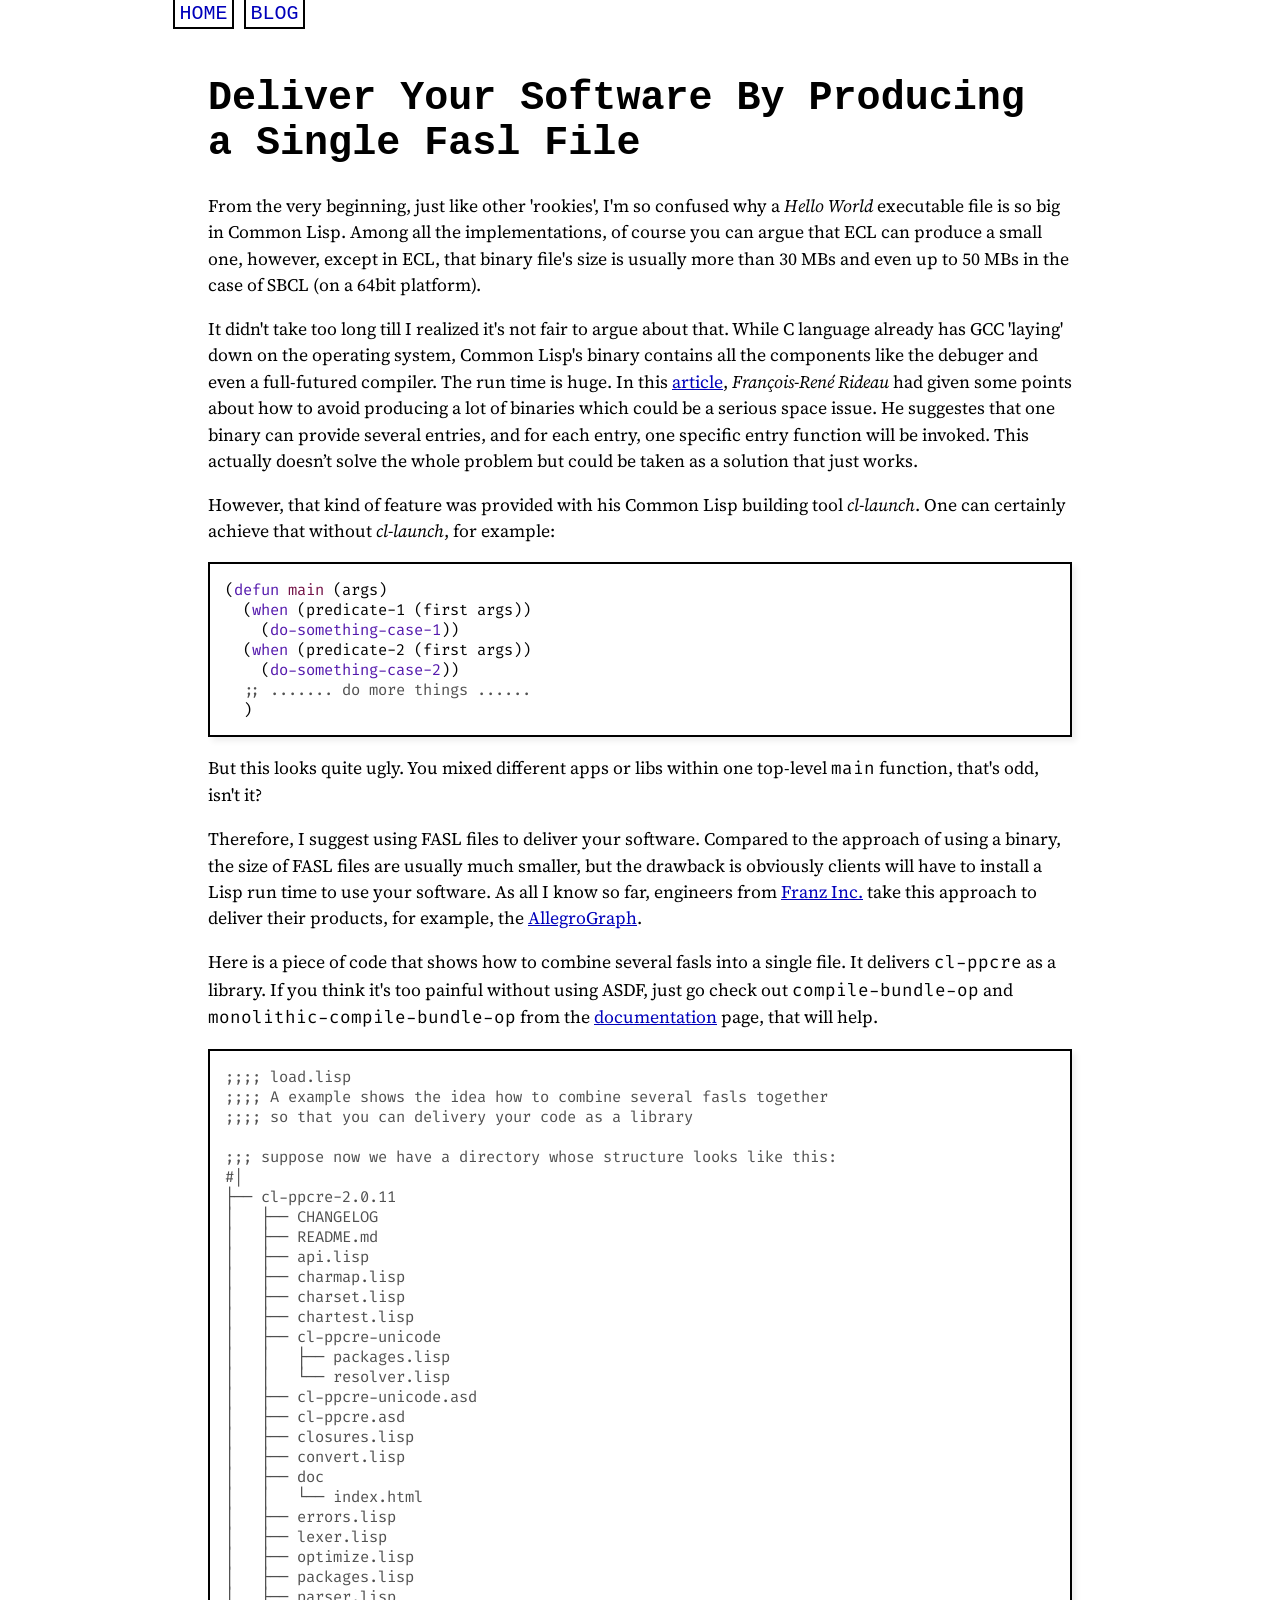
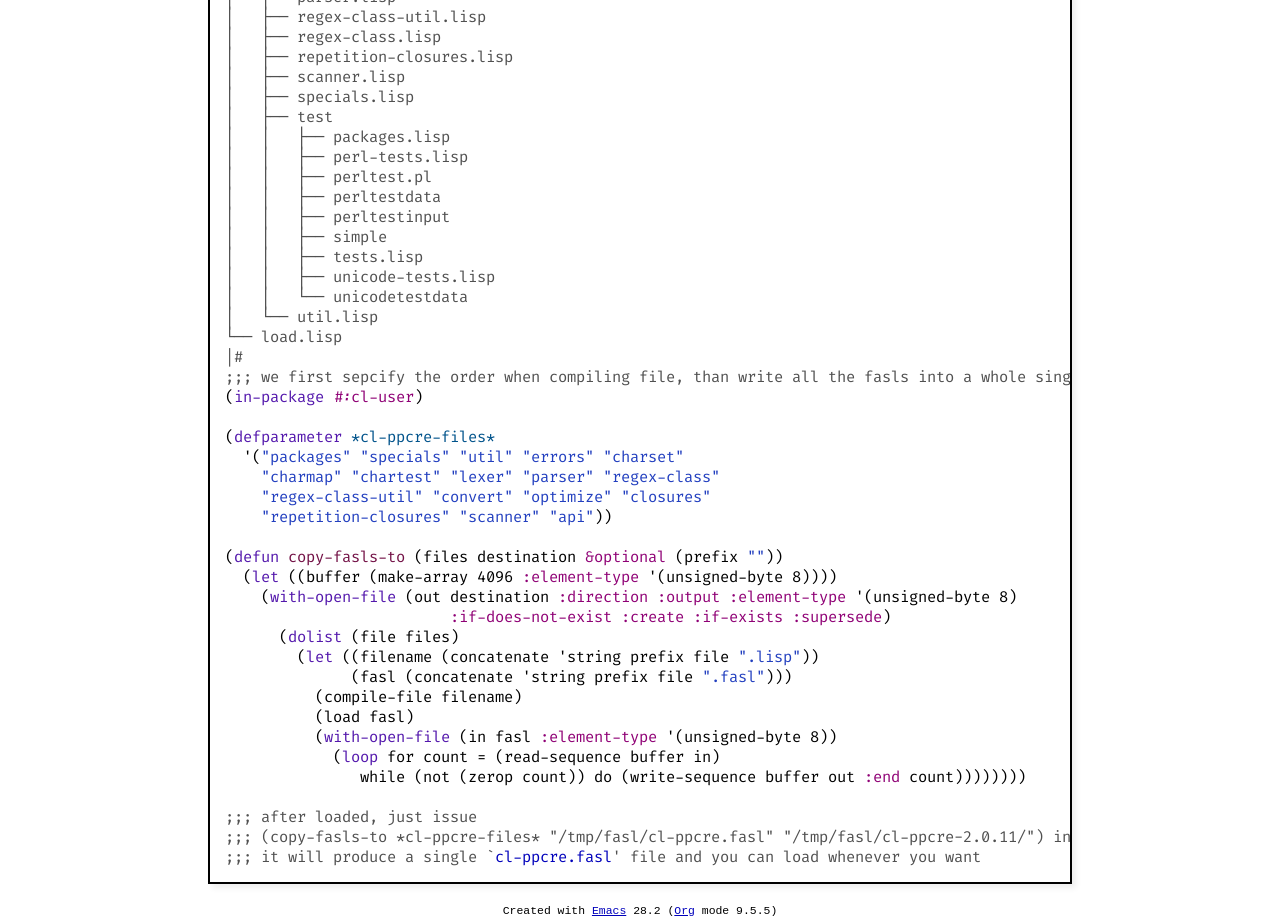
<file: posts/deliver-your-software-by-producing-a-single-fasl-file.html>
<!doctype html><html lang=en><meta charset=utf-8><meta name=viewport content="width=device-width,initial-scale=1"><title>Deliver Your Software By Producing a Single Fasl File</title><meta name=generator content="Org Mode"><link rel="shortcut icon" href=/static/img/favicon.ico><link rel=stylesheet href=/static/css/style.css><link rel=stylesheet href=/static/css/modus-operandi.css><div id=preamble class=status><div id=org-div-home-and-up><a href=/posts/index.html>Blog</a> <a href=/ >Home</a></div></div><div id=content class=content><header><h1 class=title>Deliver Your Software By Producing a Single Fasl File</h1></header><p>From the very beginning, just like other 'rookies', I'm so confused why a <i>Hello World</i> executable file is so big in Common Lisp. Among all the implementations, of course you can argue that ECL can produce a small one, however, except in ECL, that binary file's size is usually more than 30 MBs and even up to 50 MBs in the case of SBCL (on a 64bit platform).<p>It didn't take too long till I realized it's not fair to argue about that. While C language already has GCC 'laying' down on the operating system, Common Lisp's binary contains all the components like the debuger and even a full-futured compiler. The run time is huge. In this <a href=http://fare.livejournal.com/184127.html>article</a>, <i>François-René Rideau</i> had given some points about how to avoid producing a lot of binaries which could be a serious space issue. He suggestes that one binary can provide several entries, and for each entry, one specific entry function will be invoked. This actually doesn’t solve the whole problem but could be taken as a solution that just works.<p>However, that kind of feature was provided with his Common Lisp building tool <i>cl-launch</i>. One can certainly achieve that without <i>cl-launch</i>, for example:<div class=org-src-container><pre class="src src-lisp">(<span class=org-keyword>defun</span> <span class=org-function-name>main</span> (args)
  (<span class=org-keyword>when</span> (predicate-1 (first args))
    (<span class=org-keyword>do-something-case-1</span>))
  (<span class=org-keyword>when</span> (predicate-2 (first args))
    (<span class=org-keyword>do-something-case-2</span>))
  <span class=org-comment-delimiter>;; </span><span class=org-comment>....... do more things ......</span>
  )
</pre></div><p>But this looks quite ugly. You mixed different apps or libs within one top-level <code>main</code> function, that's odd, isn't it?<p>Therefore, I suggest using FASL files to deliver your software. Compared to the approach of using a binary, the size of FASL files are usually much smaller, but the drawback is obviously clients will have to install a Lisp run time to use your software. As all I know so far, engineers from <a href=http://franz.com/ >Franz Inc.</a> take this approach to deliver their products, for example, the <a href=http://franz.com/agraph/support/documentation/current/index.html>AllegroGraph</a>.<p>Here is a piece of code that shows how to combine several fasls into a single file. It delivers <code>cl-ppcre</code> as a library. If you think it's too painful without using ASDF, just go check out <code>compile-bundle-op</code> and <code>monolithic-compile-bundle-op</code> from the <a href=https://common-lisp.net/project/asdf/asdf.html#Operations>documentation</a> page, that will help.<div class=org-src-container><pre class="src src-lisp"><span class=org-comment-delimiter>;;;; </span><span class=org-comment>load.lisp</span>
<span class=org-comment-delimiter>;;;; </span><span class=org-comment>A example shows the idea how to combine several fasls together</span>
<span class=org-comment-delimiter>;;;; </span><span class=org-comment>so that you can delivery your code as a library</span>

<span class=org-comment-delimiter>;;; </span><span class=org-comment>suppose now we have a directory whose structure looks like this:</span>
<span class=org-comment-delimiter>#|</span>
<span class=org-comment>&#9500;&#9472;&#9472; cl-ppcre-2.0.11</span>
<span class=org-comment>&#9474;   &#9500;&#9472;&#9472; CHANGELOG</span>
<span class=org-comment>&#9474;   &#9500;&#9472;&#9472; README.md</span>
<span class=org-comment>&#9474;   &#9500;&#9472;&#9472; api.lisp</span>
<span class=org-comment>&#9474;   &#9500;&#9472;&#9472; charmap.lisp</span>
<span class=org-comment>&#9474;   &#9500;&#9472;&#9472; charset.lisp</span>
<span class=org-comment>&#9474;   &#9500;&#9472;&#9472; chartest.lisp</span>
<span class=org-comment>&#9474;   &#9500;&#9472;&#9472; cl-ppcre-unicode</span>
<span class=org-comment>&#9474;   &#9474;   &#9500;&#9472;&#9472; packages.lisp</span>
<span class=org-comment>&#9474;   &#9474;   &#9492;&#9472;&#9472; resolver.lisp</span>
<span class=org-comment>&#9474;   &#9500;&#9472;&#9472; cl-ppcre-unicode.asd</span>
<span class=org-comment>&#9474;   &#9500;&#9472;&#9472; cl-ppcre.asd</span>
<span class=org-comment>&#9474;   &#9500;&#9472;&#9472; closures.lisp</span>
<span class=org-comment>&#9474;   &#9500;&#9472;&#9472; convert.lisp</span>
<span class=org-comment>&#9474;   &#9500;&#9472;&#9472; doc</span>
<span class=org-comment>&#9474;   &#9474;   &#9492;&#9472;&#9472; index.html</span>
<span class=org-comment>&#9474;   &#9500;&#9472;&#9472; errors.lisp</span>
<span class=org-comment>&#9474;   &#9500;&#9472;&#9472; lexer.lisp</span>
<span class=org-comment>&#9474;   &#9500;&#9472;&#9472; optimize.lisp</span>
<span class=org-comment>&#9474;   &#9500;&#9472;&#9472; packages.lisp</span>
<span class=org-comment>&#9474;   &#9500;&#9472;&#9472; parser.lisp</span>
<span class=org-comment>&#9474;   &#9500;&#9472;&#9472; regex-class-util.lisp</span>
<span class=org-comment>&#9474;   &#9500;&#9472;&#9472; regex-class.lisp</span>
<span class=org-comment>&#9474;   &#9500;&#9472;&#9472; repetition-closures.lisp</span>
<span class=org-comment>&#9474;   &#9500;&#9472;&#9472; scanner.lisp</span>
<span class=org-comment>&#9474;   &#9500;&#9472;&#9472; specials.lisp</span>
<span class=org-comment>&#9474;   &#9500;&#9472;&#9472; test</span>
<span class=org-comment>&#9474;   &#9474;   &#9500;&#9472;&#9472; packages.lisp</span>
<span class=org-comment>&#9474;   &#9474;   &#9500;&#9472;&#9472; perl-tests.lisp</span>
<span class=org-comment>&#9474;   &#9474;   &#9500;&#9472;&#9472; perltest.pl</span>
<span class=org-comment>&#9474;   &#9474;   &#9500;&#9472;&#9472; perltestdata</span>
<span class=org-comment>&#9474;   &#9474;   &#9500;&#9472;&#9472; perltestinput</span>
<span class=org-comment>&#9474;   &#9474;   &#9500;&#9472;&#9472; simple</span>
<span class=org-comment>&#9474;   &#9474;   &#9500;&#9472;&#9472; tests.lisp</span>
<span class=org-comment>&#9474;   &#9474;   &#9500;&#9472;&#9472; unicode-tests.lisp</span>
<span class=org-comment>&#9474;   &#9474;   &#9492;&#9472;&#9472; unicodetestdata</span>
<span class=org-comment>&#9474;   &#9492;&#9472;&#9472; util.lisp</span>
<span class=org-comment>&#9492;&#9472;&#9472; load.lisp</span>
<span class=org-comment-delimiter>|#</span>
<span class=org-comment-delimiter>;;; </span><span class=org-comment>we first sepcify the order when compiling file, than write all the fasls into a whole single one.</span>
(<span class=org-keyword>in-package</span> <span class=org-builtin>#:cl-user</span>)

(<span class=org-keyword>defparameter</span> <span class=org-variable-name>*cl-ppcre-files*</span>
  '(<span class=org-string>"packages"</span> <span class=org-string>"specials"</span> <span class=org-string>"util"</span> <span class=org-string>"errors"</span> <span class=org-string>"charset"</span>
    <span class=org-string>"charmap"</span> <span class=org-string>"chartest"</span> <span class=org-string>"lexer"</span> <span class=org-string>"parser"</span> <span class=org-string>"regex-class"</span>
    <span class=org-string>"regex-class-util"</span> <span class=org-string>"convert"</span> <span class=org-string>"optimize"</span> <span class=org-string>"closures"</span>
    <span class=org-string>"repetition-closures"</span> <span class=org-string>"scanner"</span> <span class=org-string>"api"</span>))

(<span class=org-keyword>defun</span> <span class=org-function-name>copy-fasls-to</span> (files destination <span class=org-type>&amp;optional</span> (prefix <span class=org-string>""</span>))
  (<span class=org-keyword>let</span> ((buffer (make-array 4096 <span class=org-builtin>:element-type</span> '(unsigned-byte 8))))
    (<span class=org-keyword>with-open-file</span> (out destination <span class=org-builtin>:direction</span> <span class=org-builtin>:output</span> <span class=org-builtin>:element-type</span> '(unsigned-byte 8)
                         <span class=org-builtin>:if-does-not-exist</span> <span class=org-builtin>:create</span> <span class=org-builtin>:if-exists</span> <span class=org-builtin>:supersede</span>)
      (<span class=org-keyword>dolist</span> (file files)
        (<span class=org-keyword>let</span> ((filename (concatenate 'string prefix file <span class=org-string>".lisp"</span>))
              (fasl (concatenate 'string prefix file <span class=org-string>".fasl"</span>)))
          (compile-file filename)
          (load fasl)
          (<span class=org-keyword>with-open-file</span> (in fasl <span class=org-builtin>:element-type</span> '(unsigned-byte 8))
            (<span class=org-keyword>loop</span> for count = (read-sequence buffer in)
               while (not (zerop count)) do (write-sequence buffer out <span class=org-builtin>:end</span> count))))))))

<span class=org-comment-delimiter>;;; </span><span class=org-comment>after loaded, just issue</span>
<span class=org-comment-delimiter>;;; </span><span class=org-comment>(copy-fasls-to *cl-ppcre-files* "/tmp/fasl/cl-ppcre.fasl" "/tmp/fasl/cl-ppcre-2.0.11/") in the repl</span>
<span class=org-comment-delimiter>;;; </span><span class=org-comment>it will produce a single `</span><span class=org-comment><span class=org-constant>cl-ppcre.fasl</span></span><span class=org-comment>' file and you can load whenever you want</span>
</pre></div></div><div id=postamble class=status><footer><div class=generated>Created with <a href=https://www.gnu.org/software/emacs/ >Emacs</a> 28.2 (<a href=https://orgmode.org>Org</a> mode 9.5.5)</div></footer></div>
</file>
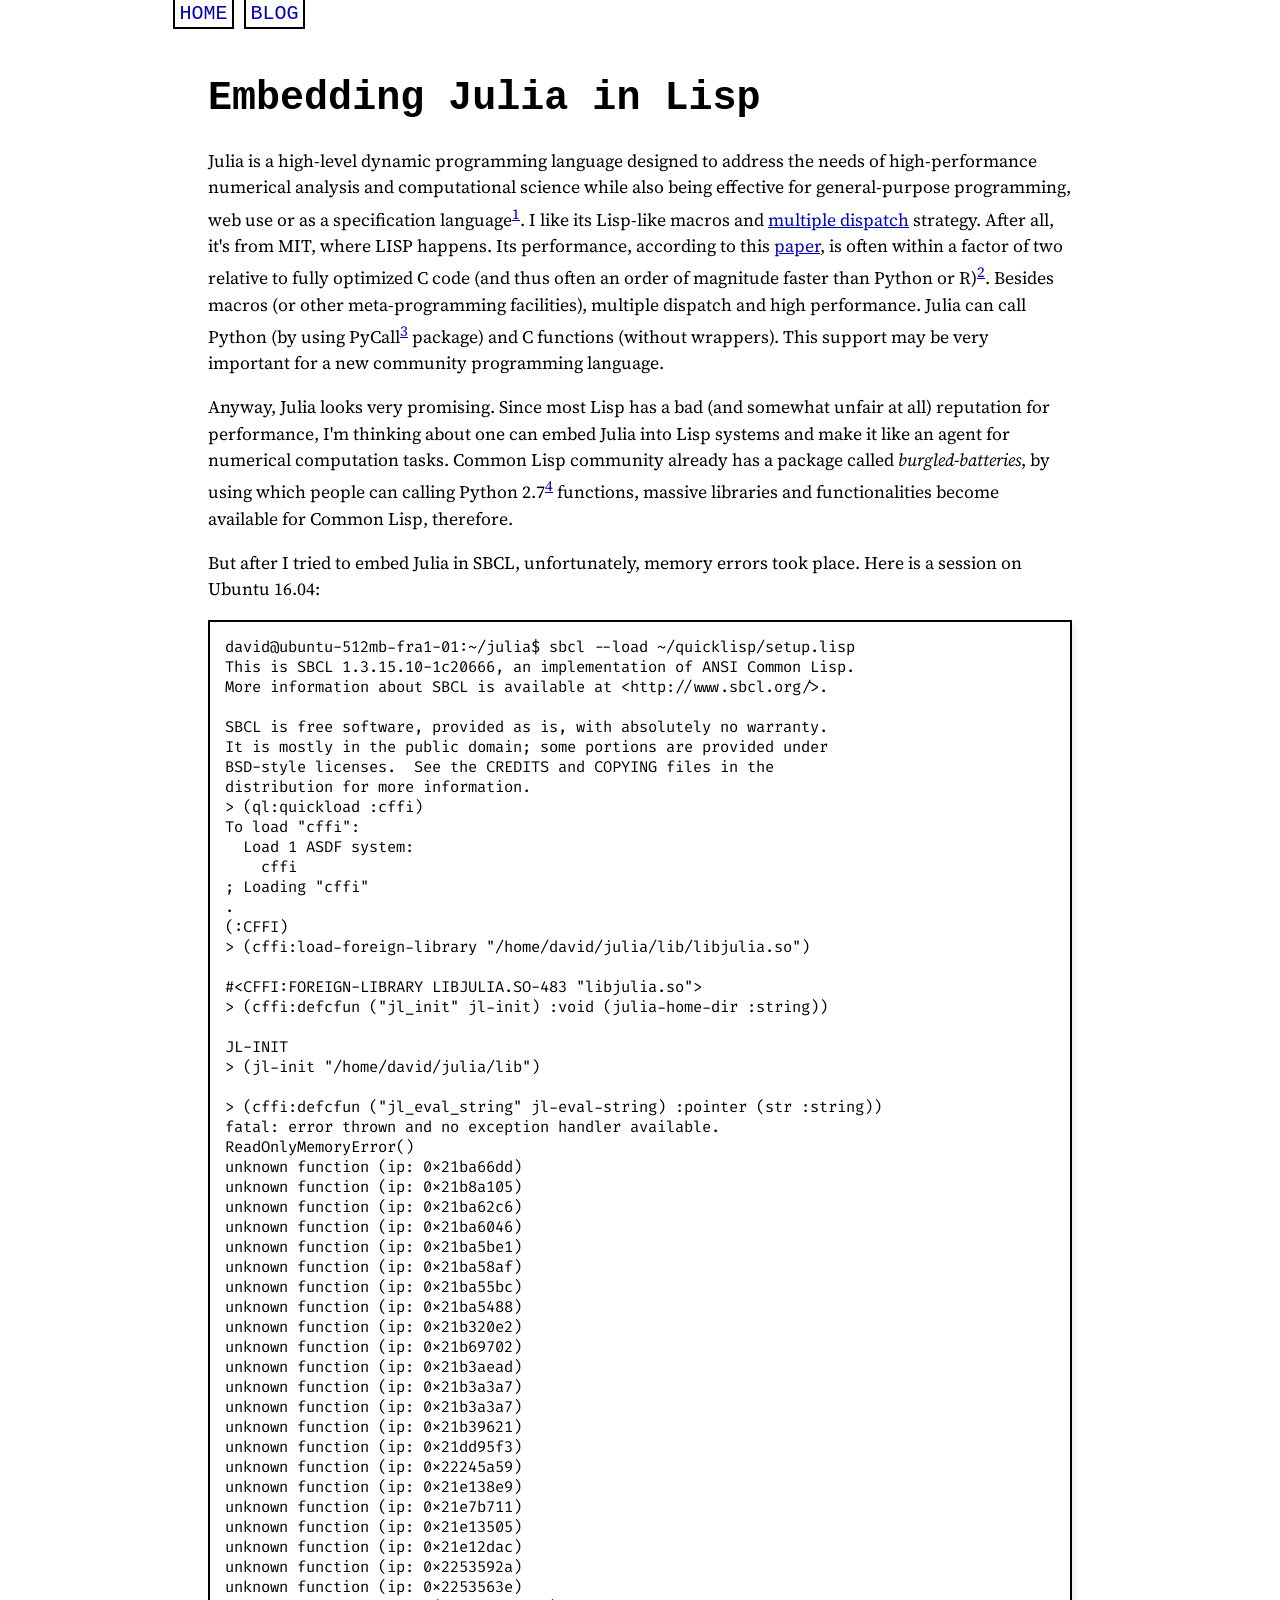
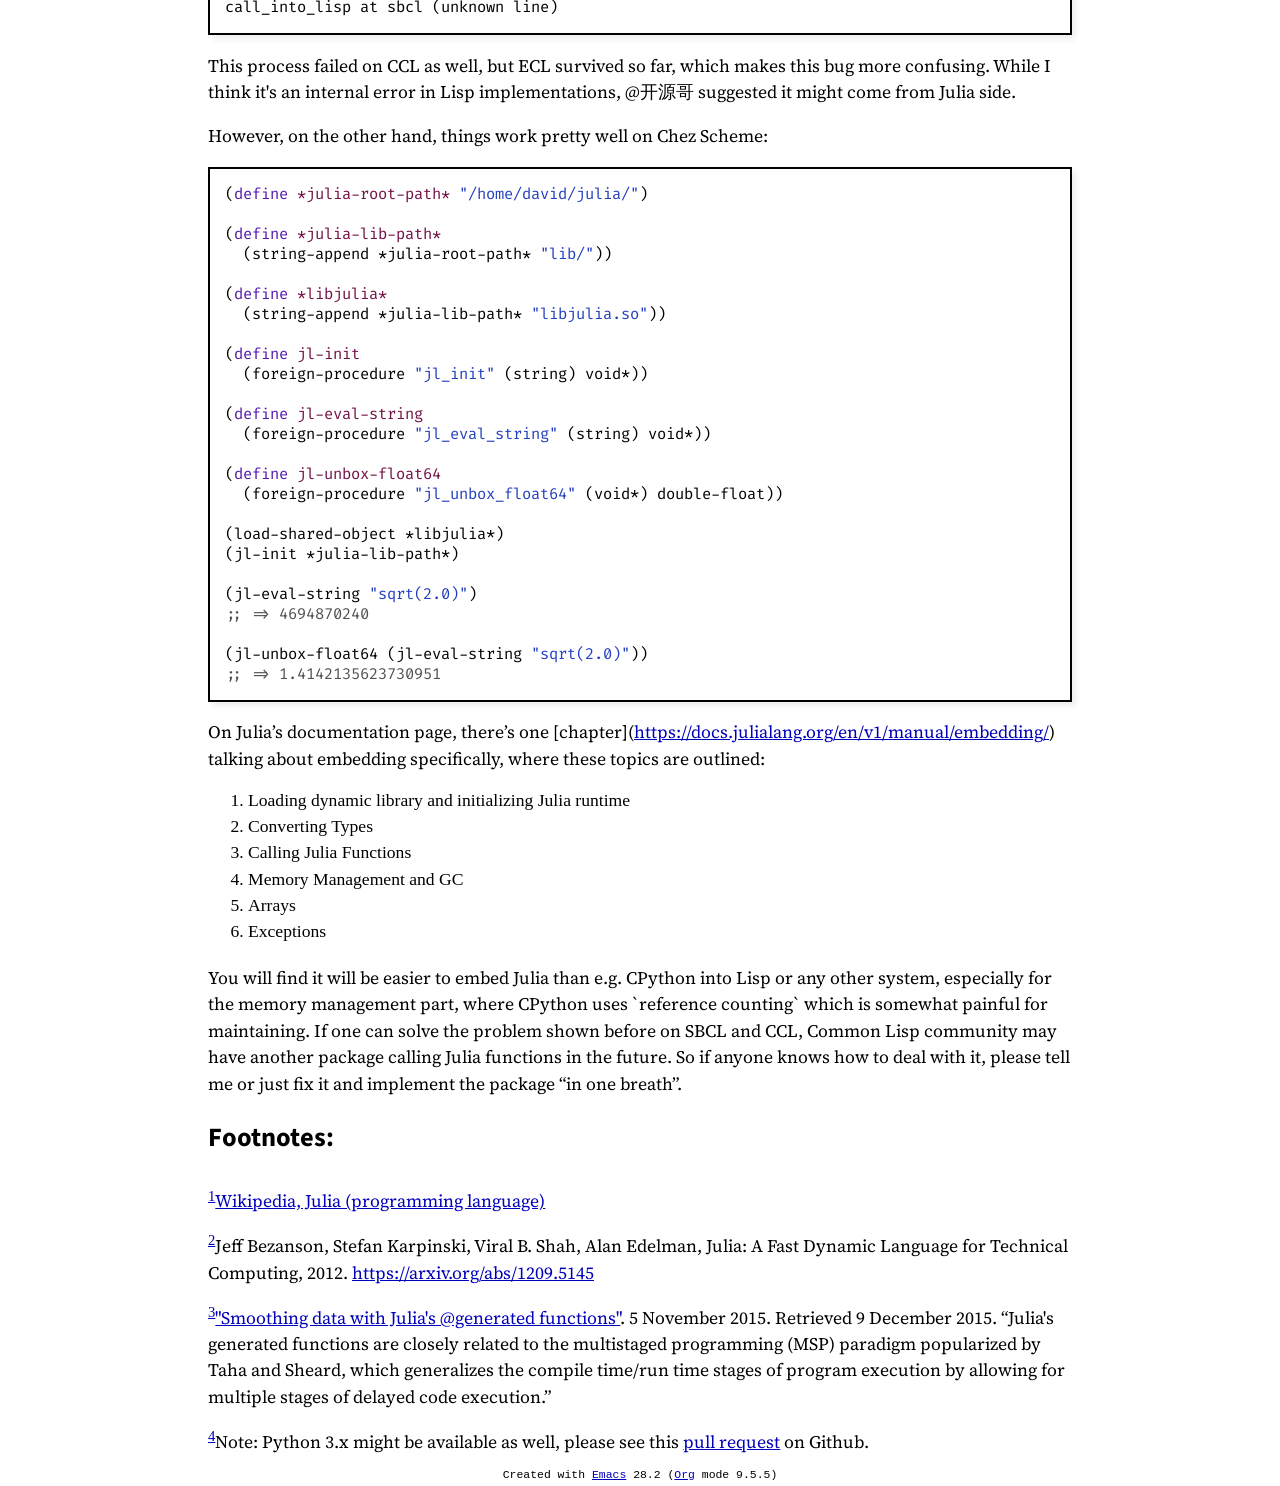
<file: posts/embedding-julia-lisp.html>
<!doctype html><html lang=en><meta charset=utf-8><meta name=viewport content="width=device-width,initial-scale=1"><title>Embedding Julia in Lisp</title><meta name=generator content="Org Mode"><link rel="shortcut icon" href=/static/img/favicon.ico><link rel=stylesheet href=/static/css/style.css><link rel=stylesheet href=/static/css/modus-operandi.css><div id=preamble class=status><div id=org-div-home-and-up><a href=/posts/index.html>Blog</a> <a href=/ >Home</a></div></div><div id=content class=content><header><h1 class=title>Embedding Julia in Lisp</h1></header><p>Julia is a high-level dynamic programming language designed to address the needs of high-performance numerical analysis and computational science while also being effective for general-purpose programming, web use or as a specification language<sup><a id=fnr.1 class=footref href=#fn.1 role=doc-backlink>1</a></sup>. I like its Lisp-like macros and <a href=https://en.wikipedia.org/wiki/Multiple_dispatch>multiple dispatch</a> strategy. After all, it's from MIT, where LISP happens. Its performance, according to this <a href=http://julialang.org/images/julia-dynamic-2012-tr.pdf>paper</a>, is often within a factor of two relative to fully optimized C code (and thus often an order of magnitude faster than Python or R)<sup><a id=fnr.2 class=footref href=#fn.2 role=doc-backlink>2</a></sup>. Besides macros (or other meta-programming facilities), multiple dispatch and high performance. Julia can call Python (by using PyCall<sup><a id=fnr.3 class=footref href=#fn.3 role=doc-backlink>3</a></sup> package) and C functions (without wrappers). This support may be very important for a new community programming language.<p>Anyway, Julia looks very promising. Since most Lisp has a bad (and somewhat unfair at all) reputation for performance, I'm thinking about one can embed Julia into Lisp systems and make it like an agent for numerical computation tasks. Common Lisp community already has a package called <i>burgled-batteries</i>, by using which people can calling Python 2.7<sup><a id=fnr.4 class=footref href=#fn.4 role=doc-backlink>4</a></sup> functions, massive libraries and functionalities become available for Common Lisp, therefore.<p>But after I tried to embed Julia in SBCL, unfortunately, memory errors took place. Here is a session on Ubuntu 16.04:<pre class=example>
david@ubuntu-512mb-fra1-01:~/julia$ sbcl --load ~/quicklisp/setup.lisp
This is SBCL 1.3.15.10-1c20666, an implementation of ANSI Common Lisp.
More information about SBCL is available at &lt;http://www.sbcl.org/&gt;.

SBCL is free software, provided as is, with absolutely no warranty.
It is mostly in the public domain; some portions are provided under
BSD-style licenses.  See the CREDITS and COPYING files in the
distribution for more information.
&gt; (ql:quickload :cffi)
To load "cffi":
  Load 1 ASDF system:
    cffi
; Loading "cffi"
.
(:CFFI)
&gt; (cffi:load-foreign-library "/home/david/julia/lib/libjulia.so")

#&lt;CFFI:FOREIGN-LIBRARY LIBJULIA.SO-483 "libjulia.so"&gt;
&gt; (cffi:defcfun ("jl_init" jl-init) :void (julia-home-dir :string))

JL-INIT
&gt; (jl-init "/home/david/julia/lib")

&gt; (cffi:defcfun ("jl_eval_string" jl-eval-string) :pointer (str :string))
fatal: error thrown and no exception handler available.
ReadOnlyMemoryError()
unknown function (ip: 0x21ba66dd)
unknown function (ip: 0x21b8a105)
unknown function (ip: 0x21ba62c6)
unknown function (ip: 0x21ba6046)
unknown function (ip: 0x21ba5be1)
unknown function (ip: 0x21ba58af)
unknown function (ip: 0x21ba55bc)
unknown function (ip: 0x21ba5488)
unknown function (ip: 0x21b320e2)
unknown function (ip: 0x21b69702)
unknown function (ip: 0x21b3aead)
unknown function (ip: 0x21b3a3a7)
unknown function (ip: 0x21b3a3a7)
unknown function (ip: 0x21b39621)
unknown function (ip: 0x21dd95f3)
unknown function (ip: 0x22245a59)
unknown function (ip: 0x21e138e9)
unknown function (ip: 0x21e7b711)
unknown function (ip: 0x21e13505)
unknown function (ip: 0x21e12dac)
unknown function (ip: 0x2253592a)
unknown function (ip: 0x2253563e)
call_into_lisp at sbcl (unknown line)
</pre><p>This process failed on CCL as well, but ECL survived so far, which makes this bug more confusing. While I think it's an internal error in Lisp implementations, @开源哥 suggested it might come from Julia side.<p>However, on the other hand, things work pretty well on Chez Scheme:<div class=org-src-container><pre class="src src-scheme">(<span class=org-keyword>define</span> <span class=org-function-name>*julia-root-path*</span> <span class=org-string>"/home/david/julia/"</span>)

(<span class=org-keyword>define</span> <span class=org-function-name>*julia-lib-path*</span>
  (string-append *julia-root-path* <span class=org-string>"lib/"</span>))

(<span class=org-keyword>define</span> <span class=org-function-name>*libjulia*</span>
  (string-append *julia-lib-path* <span class=org-string>"libjulia.so"</span>))

(<span class=org-keyword>define</span> <span class=org-function-name>jl-init</span>
  (foreign-procedure <span class=org-string>"jl_init"</span> (string) void*))

(<span class=org-keyword>define</span> <span class=org-function-name>jl-eval-string</span>
  (foreign-procedure <span class=org-string>"jl_eval_string"</span> (string) void*))

(<span class=org-keyword>define</span> <span class=org-function-name>jl-unbox-float64</span>
  (foreign-procedure <span class=org-string>"jl_unbox_float64"</span> (void*) double-float))

(load-shared-object *libjulia*)
(jl-init *julia-lib-path*)

(jl-eval-string <span class=org-string>"sqrt(2.0)"</span>)
<span class=org-comment-delimiter>;; </span><span class=org-comment>=&gt; 4694870240</span>

(jl-unbox-float64 (jl-eval-string <span class=org-string>"sqrt(2.0)"</span>))
<span class=org-comment-delimiter>;; </span><span class=org-comment>=&gt; 1.4142135623730951</span>
</pre></div><p>On Julia’s documentation page, there’s one [chapter](<a href=https://docs.julialang.org/en/v1/manual/embedding/ >https://docs.julialang.org/en/v1/manual/embedding/</a>) talking about embedding specifically, where these topics are outlined:<ol class=org-ol><li>Loading dynamic library and initializing Julia runtime<li>Converting Types<li>Calling Julia Functions<li>Memory Management and GC<li>Arrays<li>Exceptions</ol><p>You will find it will be easier to embed Julia than e.g. CPython into Lisp or any other system, especially for the memory management part, where CPython uses `reference counting` which is somewhat painful for maintaining. If one can solve the problem shown before on SBCL and CCL, Common Lisp community may have another package calling Julia functions in the future. So if anyone knows how to deal with it, please tell me or just fix it and implement the package “in one breath”.<div id=footnotes><h2 class=footnotes>Footnotes:</h2><div id=text-footnotes><div class=footdef><sup><a id=fn.1 class=footnum href=#fnr.1 role=doc-backlink>1</a></sup><div class=footpara role=doc-footnote><p class=footpara><a href=https://en.wikipedia.org/wiki/Julia_(programming_language)>Wikipedia, Julia (programming language)</a></div></div><div class=footdef><sup><a id=fn.2 class=footnum href=#fnr.2 role=doc-backlink>2</a></sup><div class=footpara role=doc-footnote><p class=footpara>Jeff Bezanson, Stefan Karpinski, Viral B. Shah, Alan Edelman, Julia: A Fast Dynamic Language for Technical Computing, 2012. <a href=https://arxiv.org/abs/1209.5145>https://arxiv.org/abs/1209.5145</a></div></div><div class=footdef><sup><a id=fn.3 class=footnum href=#fnr.3 role=doc-backlink>3</a></sup><div class=footpara role=doc-footnote><p class=footpara><a href=https://medium.com/@acidflask/smoothing-data-with-julia-s-generated-functions-c80e240e05f3#.615wk3dle>"Smoothing data with Julia's @generated functions"</a>. 5 November 2015. Retrieved 9 December 2015. “Julia's generated functions are closely related to the multistaged programming (MSP) paradigm popularized by Taha and Sheard, which generalizes the compile time/run time stages of program execution by allowing for multiple stages of delayed code execution.”</div></div><div class=footdef><sup><a id=fn.4 class=footnum href=#fnr.4 role=doc-backlink>4</a></sup><div class=footpara role=doc-footnote><p class=footpara>Note: Python 3.x might be available as well, please see this <a href=https://github.com/pinterface/burgled-batteries/pull/8>pull request</a> on Github.</div></div></div></div></div><div id=postamble class=status><footer><div class=generated>Created with <a href=https://www.gnu.org/software/emacs/ >Emacs</a> 28.2 (<a href=https://orgmode.org>Org</a> mode 9.5.5)</div></footer></div>
</file>
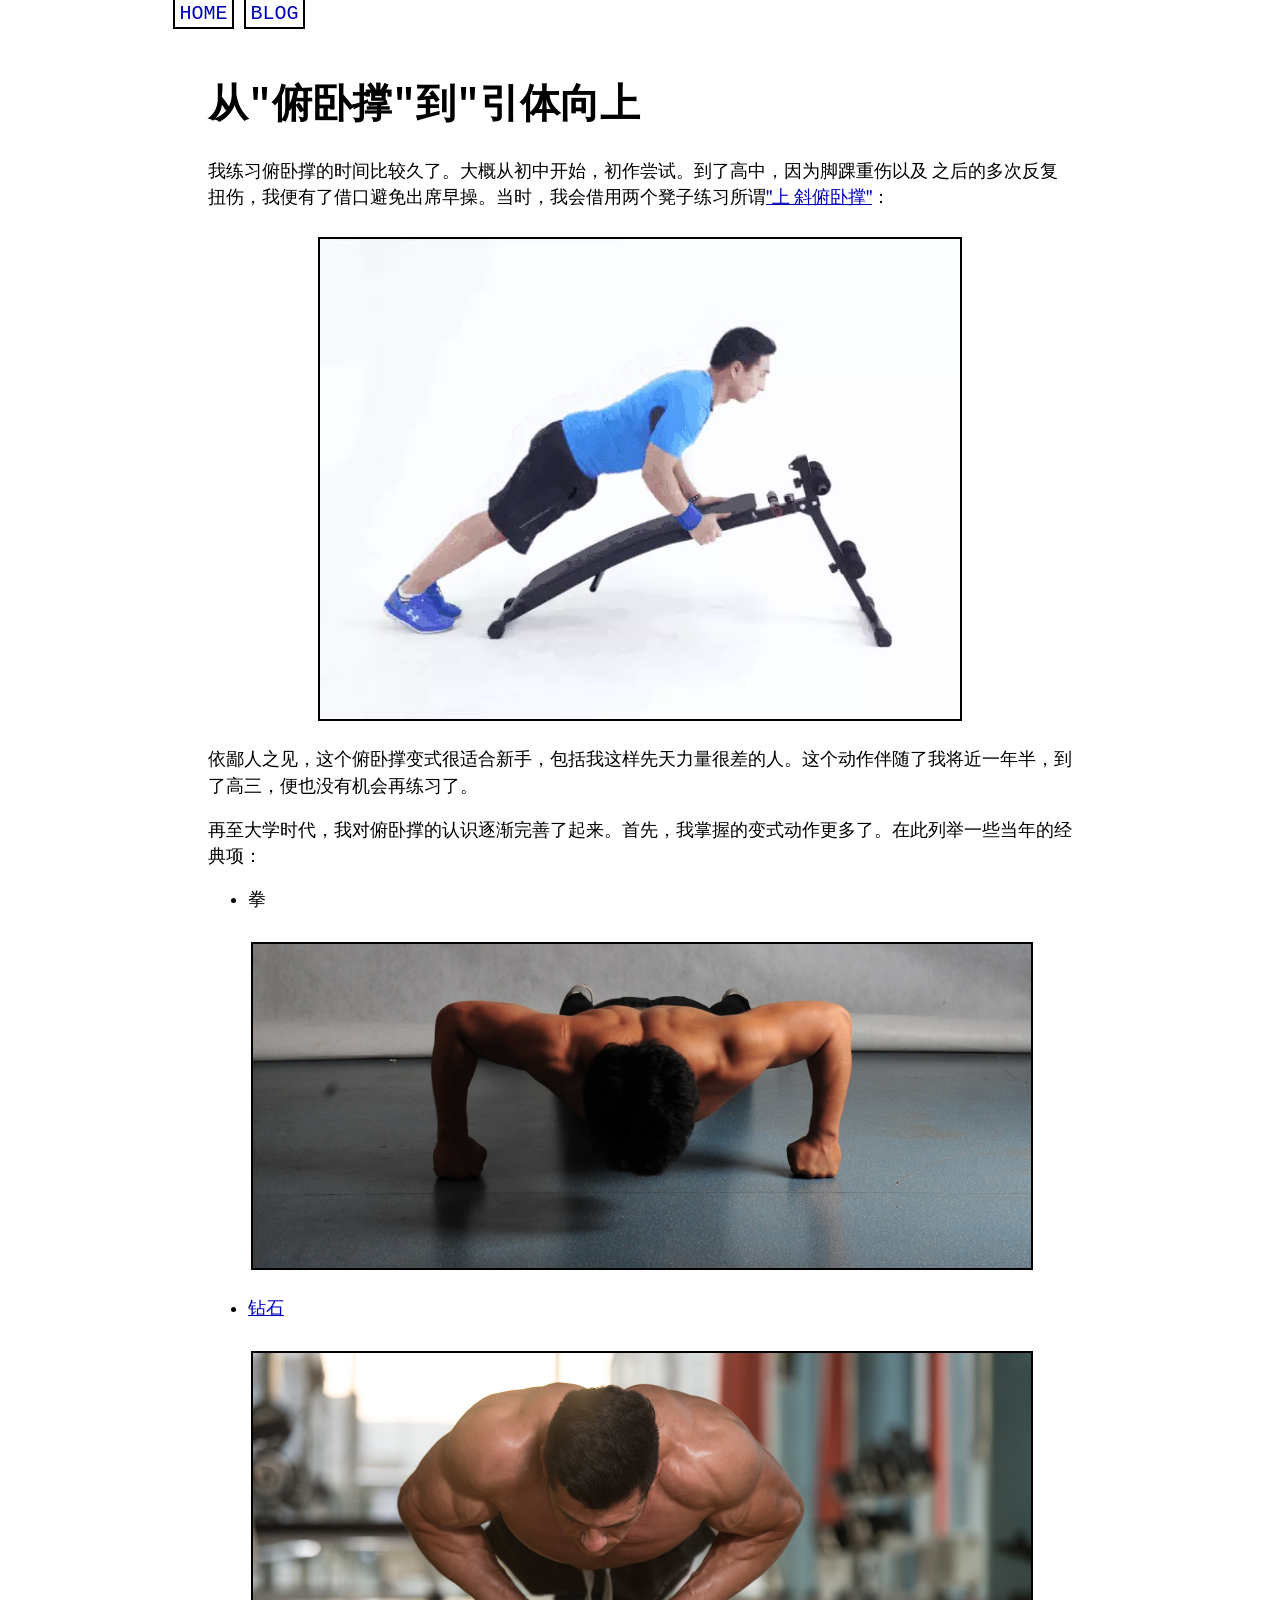
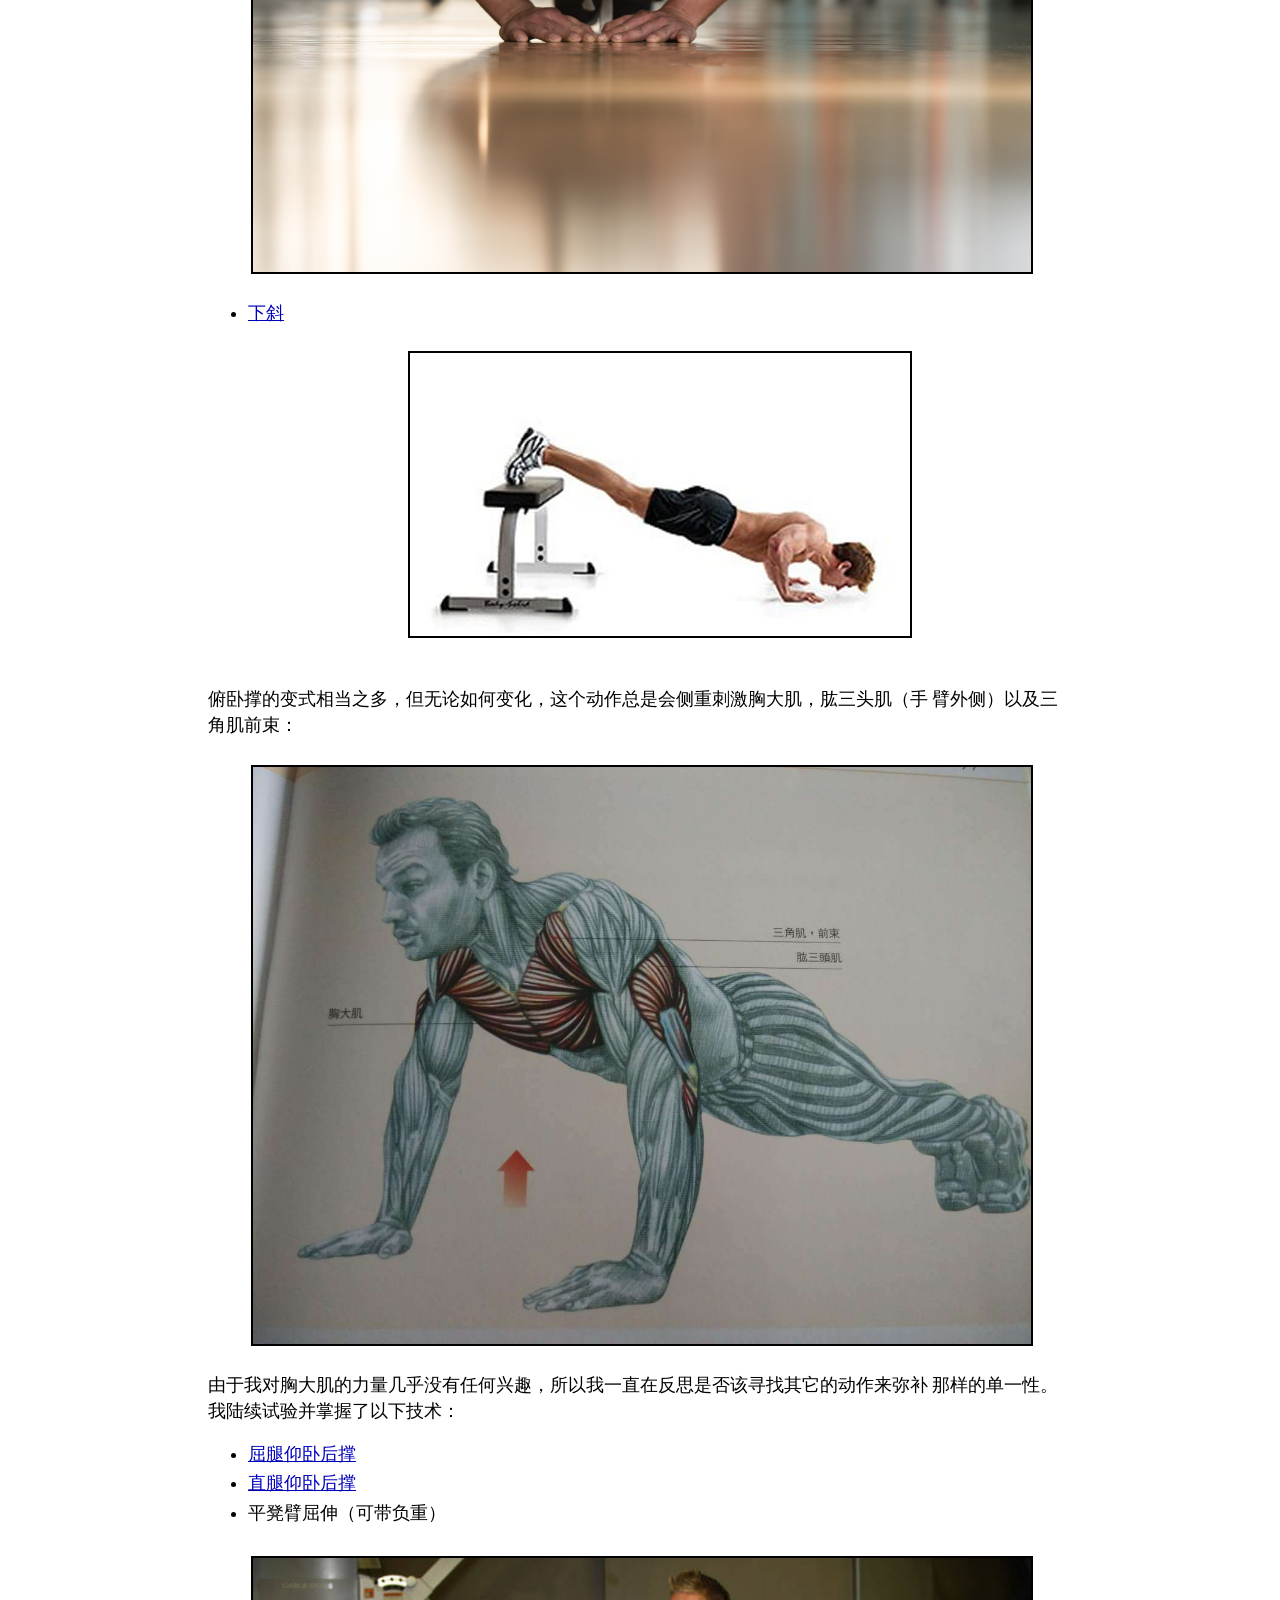
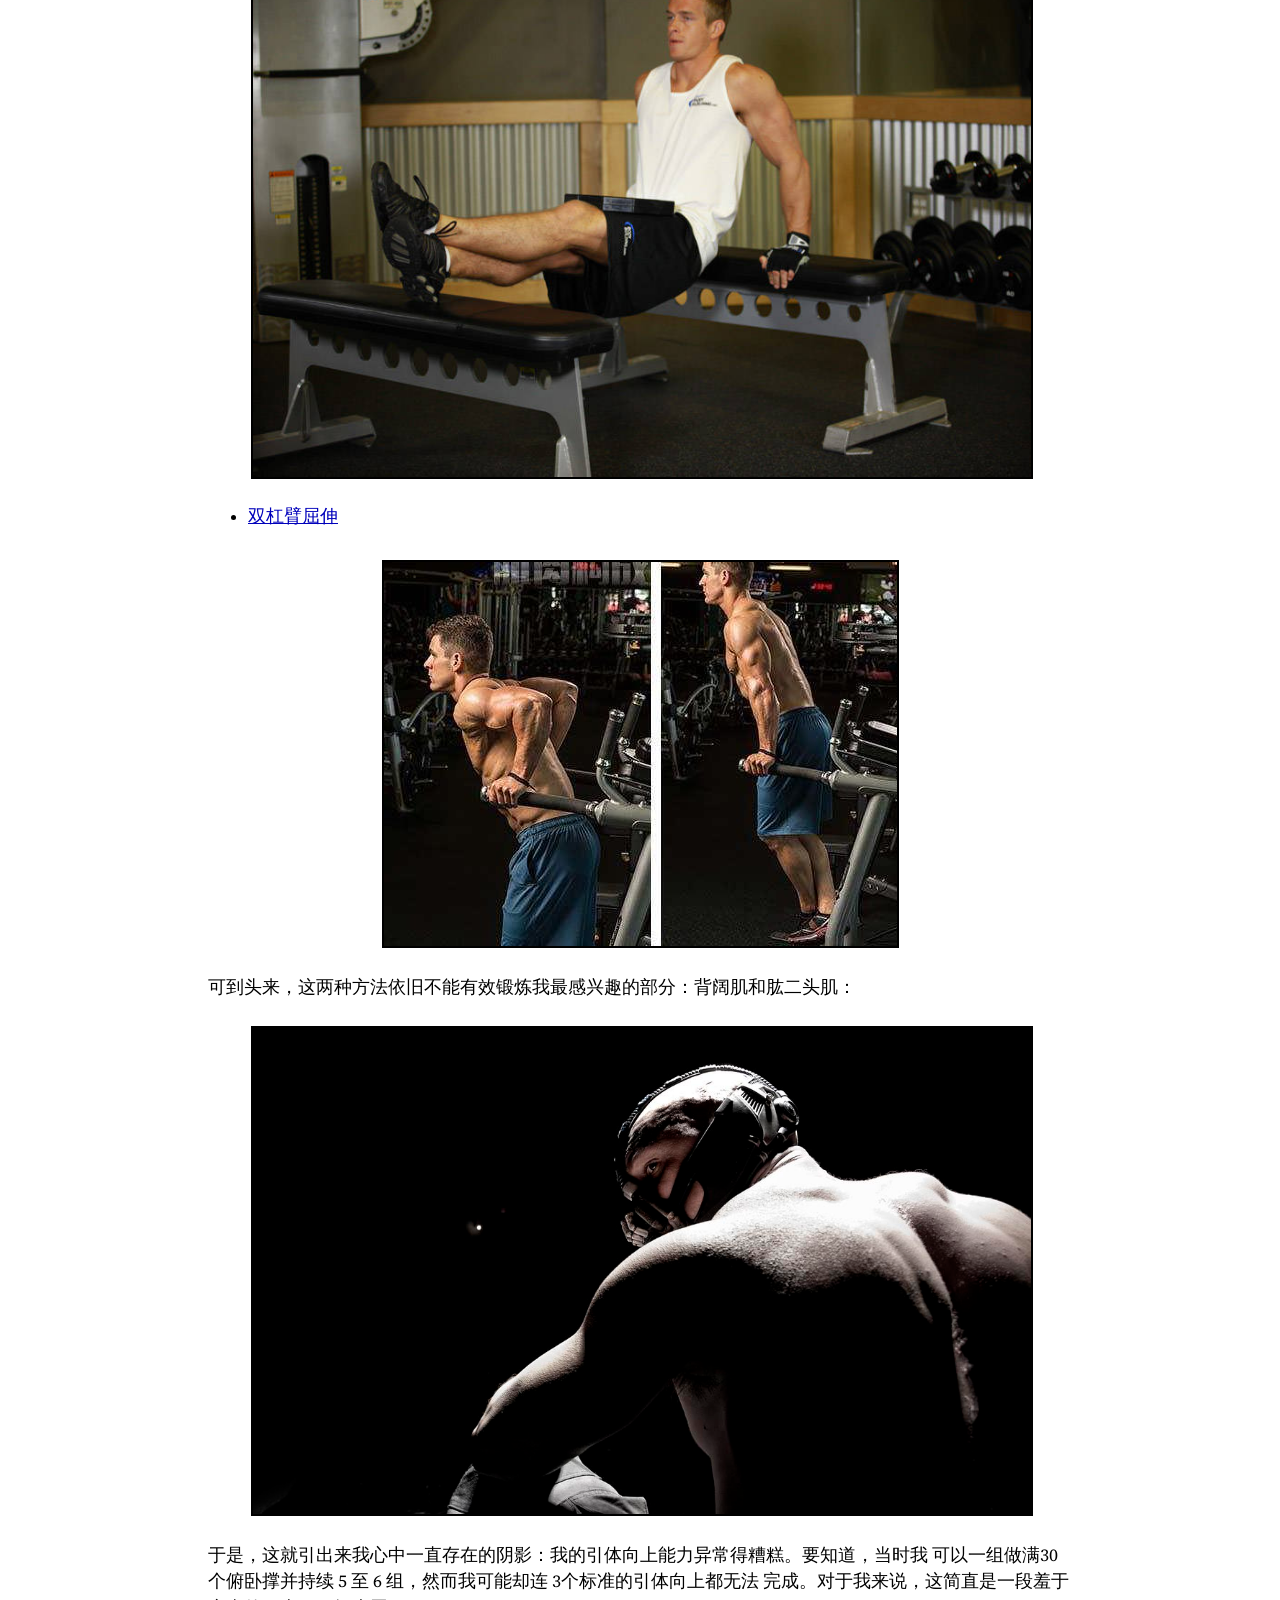
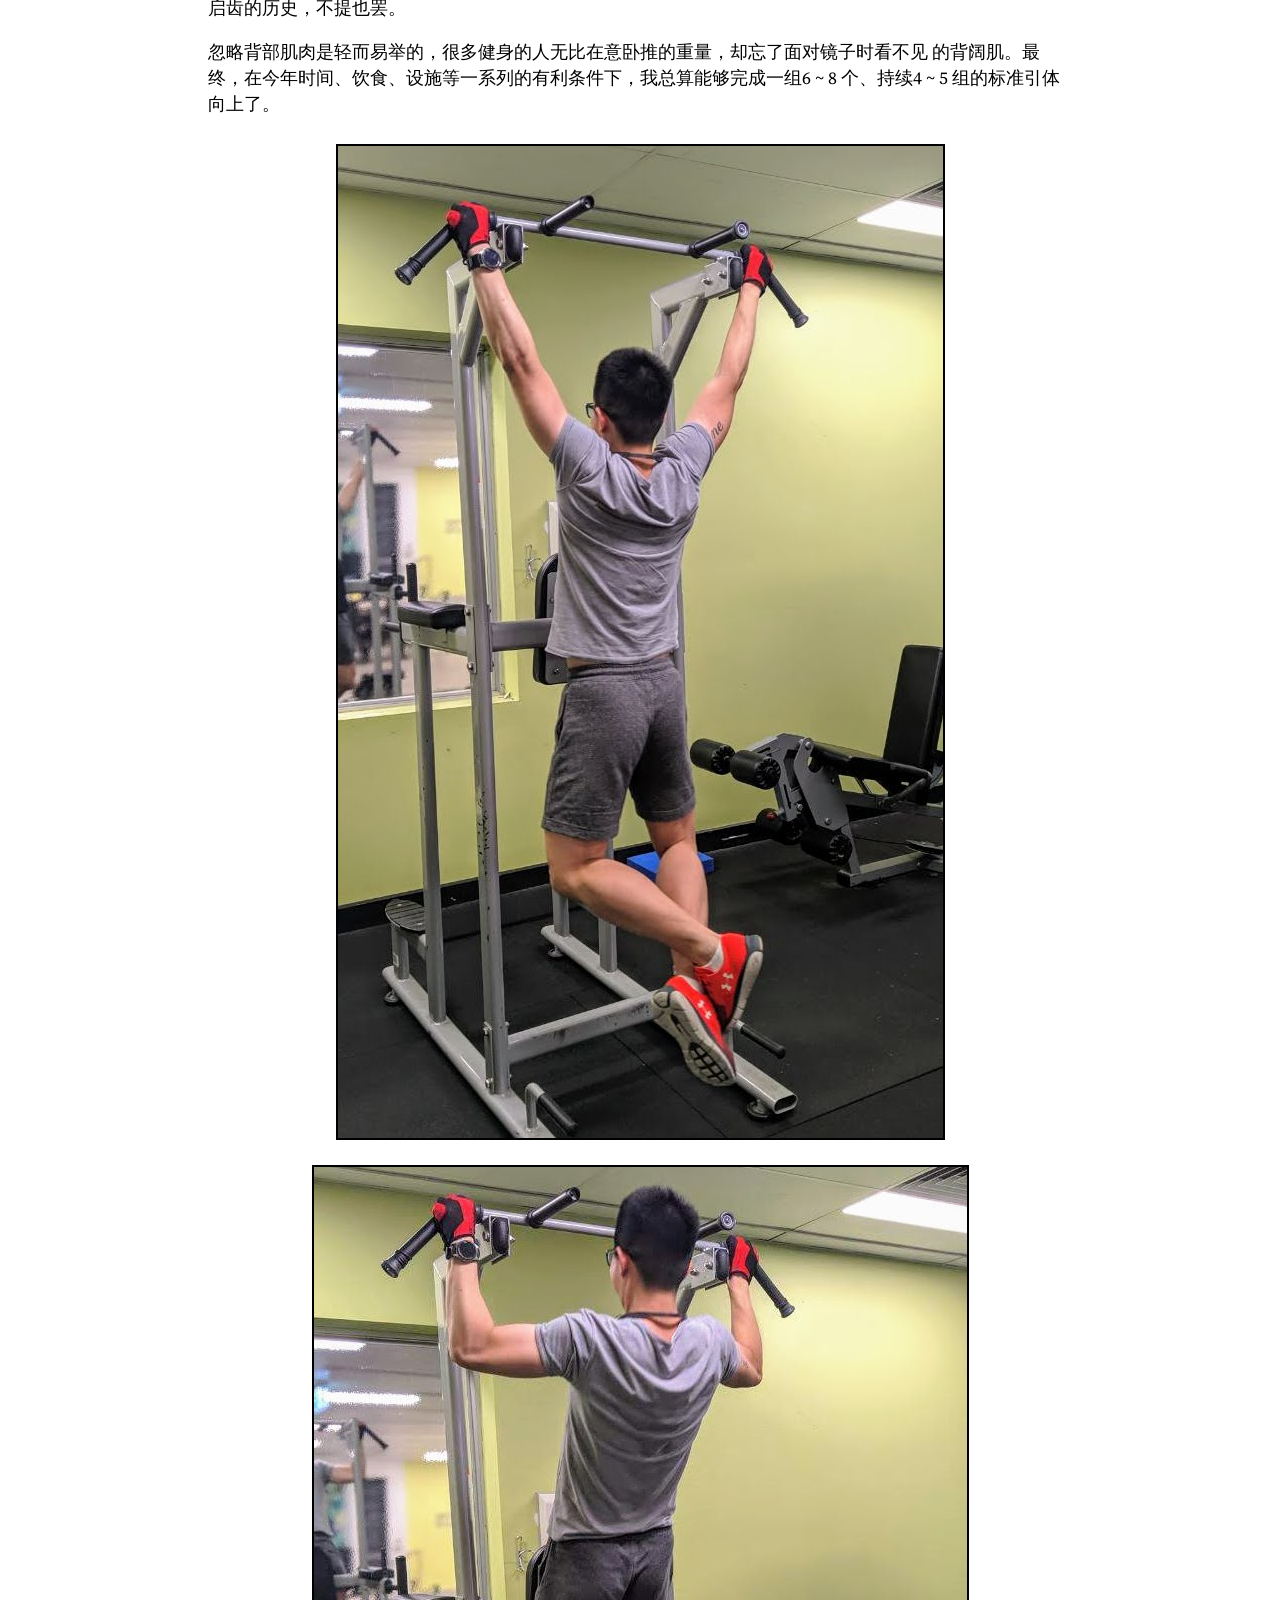
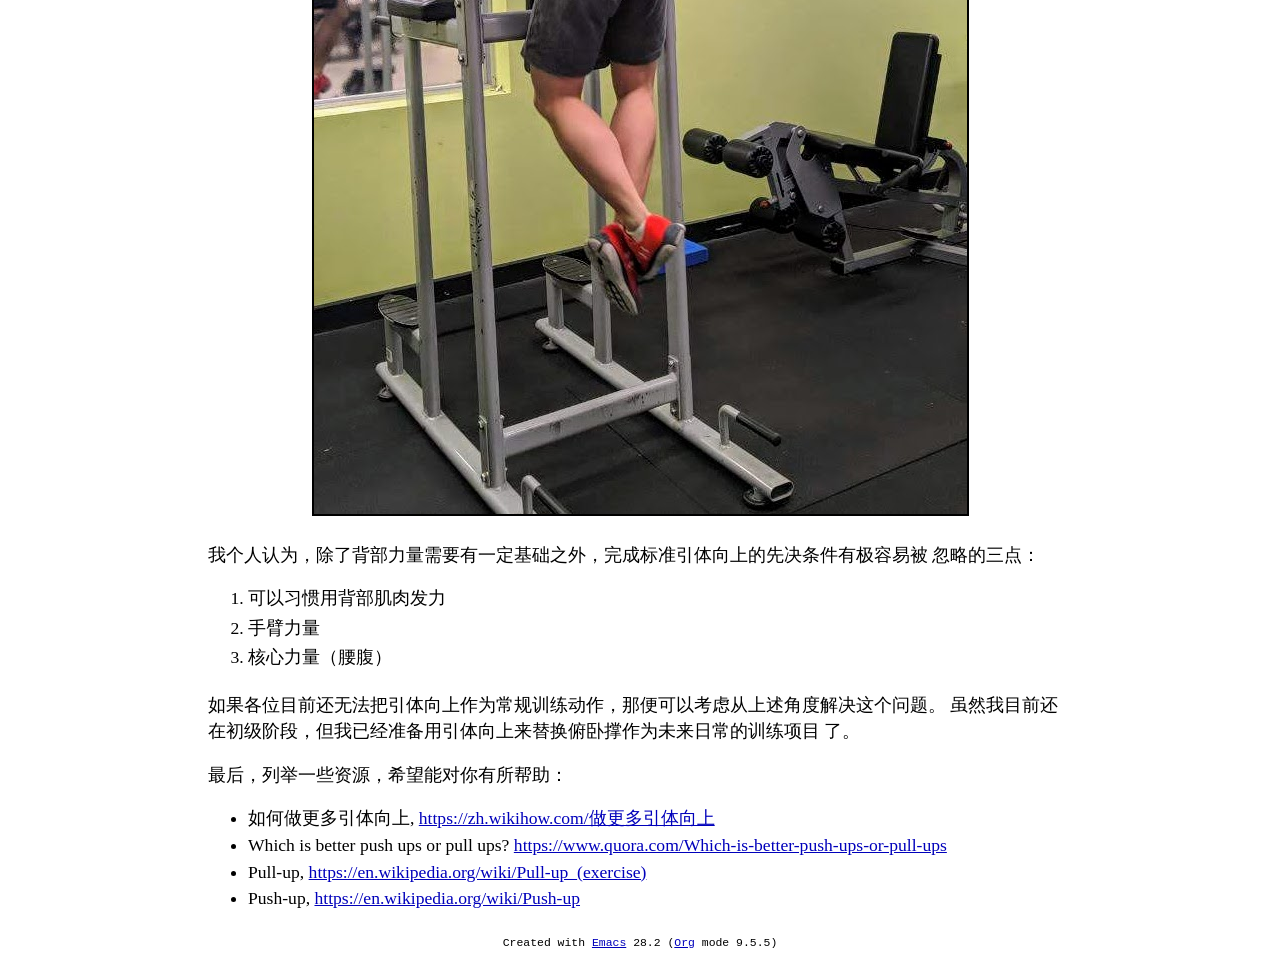
<file: posts/from-push-up-to-pull-up.html>
<!doctype html><html lang=en><meta charset=utf-8><meta name=viewport content="width=device-width,initial-scale=1"><title>从"俯卧撑"到"引体向上</title><meta name=generator content="Org Mode"><link rel="shortcut icon" href=/static/img/favicon.ico><link rel=stylesheet href=/static/css/style.css><link rel=stylesheet href=/static/css/modus-operandi.css><div id=preamble class=status><div id=org-div-home-and-up><a href=/posts/index.html>Blog</a> <a href=/ >Home</a></div></div><div id=content class=content><header><h1 class=title>从"俯卧撑"到"引体向上</h1></header><p>我练习俯卧撑的时间比较久了。大概从初中开始，初作尝试。到了高中，因为脚踝重伤以及 之后的多次反复扭伤，我便有了借口避免出席早操。当时，我会借用两个凳子练习所谓<a href="https://www.gotokeep.com/exercises/56038745331e338262f3d28c?gender=f">"上 斜俯卧撑"</a>：<figure id=orge3db9fb><img src=../static/img/pullups/v2-e8d24b1ce711a193eb7d28e5371e5a3c_b.webp alt=v2-e8d24b1ce711a193eb7d28e5371e5a3c_b.webp></figure><p>依鄙人之见，这个俯卧撑变式很适合新手，包括我这样先天力量很差的人。这个动作伴随了我将近一年半，到了高三，便也没有机会再练习了。<p>再至大学时代，我对俯卧撑的认识逐渐完善了起来。首先，我掌握的变式动作更多了。在此列举一些当年的经典项：<ul class=org-ul><li>拳</ul><figure id=orgf394238><img src=../static/img/pullups/v2-b4ac96ed368f31490fadb8dd6a38034a_1200x500.jpg alt=v2-b4ac96ed368f31490fadb8dd6a38034a_1200x500.jpg></figure><ul class=org-ul><li><a href="https://keep.com/exercises/55cc42cb629a97ba3b330511?gender=f">钻石</a></ul><figure id=org80d498c><img src=../static/img/pullups/v2-8ef8bb7d08c80d333c1507adc49be4ce_r.jpg alt=v2-8ef8bb7d08c80d333c1507adc49be4ce_r.jpg></figure><ul class=org-ul><li><p><a href=https://www.gotokeep.com/exercises/5763d3b011fc5077c3acf565>下斜</a><figure id=org7de5d2d><img src=../static/img/pullups/1.jpg alt=1.jpg></figure></ul><p>俯卧撑的变式相当之多，但无论如何变化，这个动作总是会侧重刺激胸大肌，肱三头肌（手 臂外侧）以及三角肌前束：<figure id=org63a3aba><img src=../static/img/pullups/1-1P119224924121.jpg alt=1-1P119224924121.jpg></figure><p>由于我对胸大肌的力量几乎没有任何兴趣，所以我一直在反思是否该寻找其它的动作来弥补 那样的单一性。我陆续试验并掌握了以下技术：<ul class=org-ul><li><a href="https://keep.com/exercises/55cc42f82bafd9aa8330fb67?gender=f">屈腿仰卧后撑</a><li><a href="https://keep.com/exercises/55cc42f9ae02141241484545?gender=f">直腿仰卧后撑</a><li>平凳臂屈伸（可带负重）</ul><figure id=orgd842b34><img src=../static/img/pullups/334_1.jpg alt=334_1.jpg></figure><ul class=org-ul><li><a href="https://keep.com/exercises/54af5ef25c5f72d2058c5b49?gender=f">双杠臂屈伸</a></ul><figure id=orge34c141><img src=../static/img/pullups/111H5FK_0.jpg alt=111H5FK_0.jpg></figure><p>可到头来，这两种方法依旧不能有效锻炼我最感兴趣的部分：背阔肌和肱二头肌：<figure id=org42718f2><img src=../static/img/pullups/p1353750575.jpg alt=p1353750575.jpg></figure><p>于是，这就引出来我心中一直存在的阴影：我的引体向上能力异常得糟糕。要知道，当时我 可以一组做满30 个俯卧撑并持续 5 至 6 组，然而我可能却连 3个标准的引体向上都无法 完成。对于我来说，这简直是一段羞于启齿的历史，不提也罢。<p>忽略背部肌肉是轻而易举的，很多健身的人无比在意卧推的重量，却忘了面对镜子时看不见 的背阔肌。最终，在今年时间、饮食、设施等一系列的有利条件下，我总算能够完成一组6 ~ 8 个、持续4 ~ 5 组的标准引体向上了。<figure id=orgf3ffc21><img src=../static/img/pullups/IMG_20191221_002413_596.jpg alt=IMG_20191221_002413_596.jpg></figure><figure id=org5604e8a><img src=../static/img/pullups/IMG_20191221_002430_670.jpg alt=IMG_20191221_002430_670.jpg></figure><p>我个人认为，除了背部力量需要有一定基础之外，完成标准引体向上的先决条件有极容易被 忽略的三点：<ol class=org-ol><li>可以习惯用背部肌肉发力<li>手臂力量<li>核心力量（腰腹）</ol><p>如果各位目前还无法把引体向上作为常规训练动作，那便可以考虑从上述角度解决这个问题。 虽然我目前还在初级阶段，但我已经准备用引体向上来替换俯卧撑作为未来日常的训练项目 了。<p>最后，列举一些资源，希望能对你有所帮助：<ul class=org-ul><li>如何做更多引体向上, <a href=https://zh.wikihow.com/%E5%81%9A%E6%9B%B4%E5%A4%9A%E5%BC%95%E4%BD%93%E5%90%91%E4%B8%8A>https://zh.wikihow.com/做更多引体向上</a><li>Which is better push ups or pull ups? <a href=https://www.quora.com/Which-is-better-push-ups-or-pull-ups>https://www.quora.com/Which-is-better-push-ups-or-pull-ups</a><li>Pull-up, <a href=https://en.wikipedia.org/wiki/Pull-up_(exercise)>https://en.wikipedia.org/wiki/Pull-up_(exercise)</a><li>Push-up, <a href=https://en.wikipedia.org/wiki/Push-up>https://en.wikipedia.org/wiki/Push-up</a></ul></div><div id=postamble class=status><footer><div class=generated>Created with <a href=https://www.gnu.org/software/emacs/ >Emacs</a> 28.2 (<a href=https://orgmode.org>Org</a> mode 9.5.5)</div></footer></div>
</file>
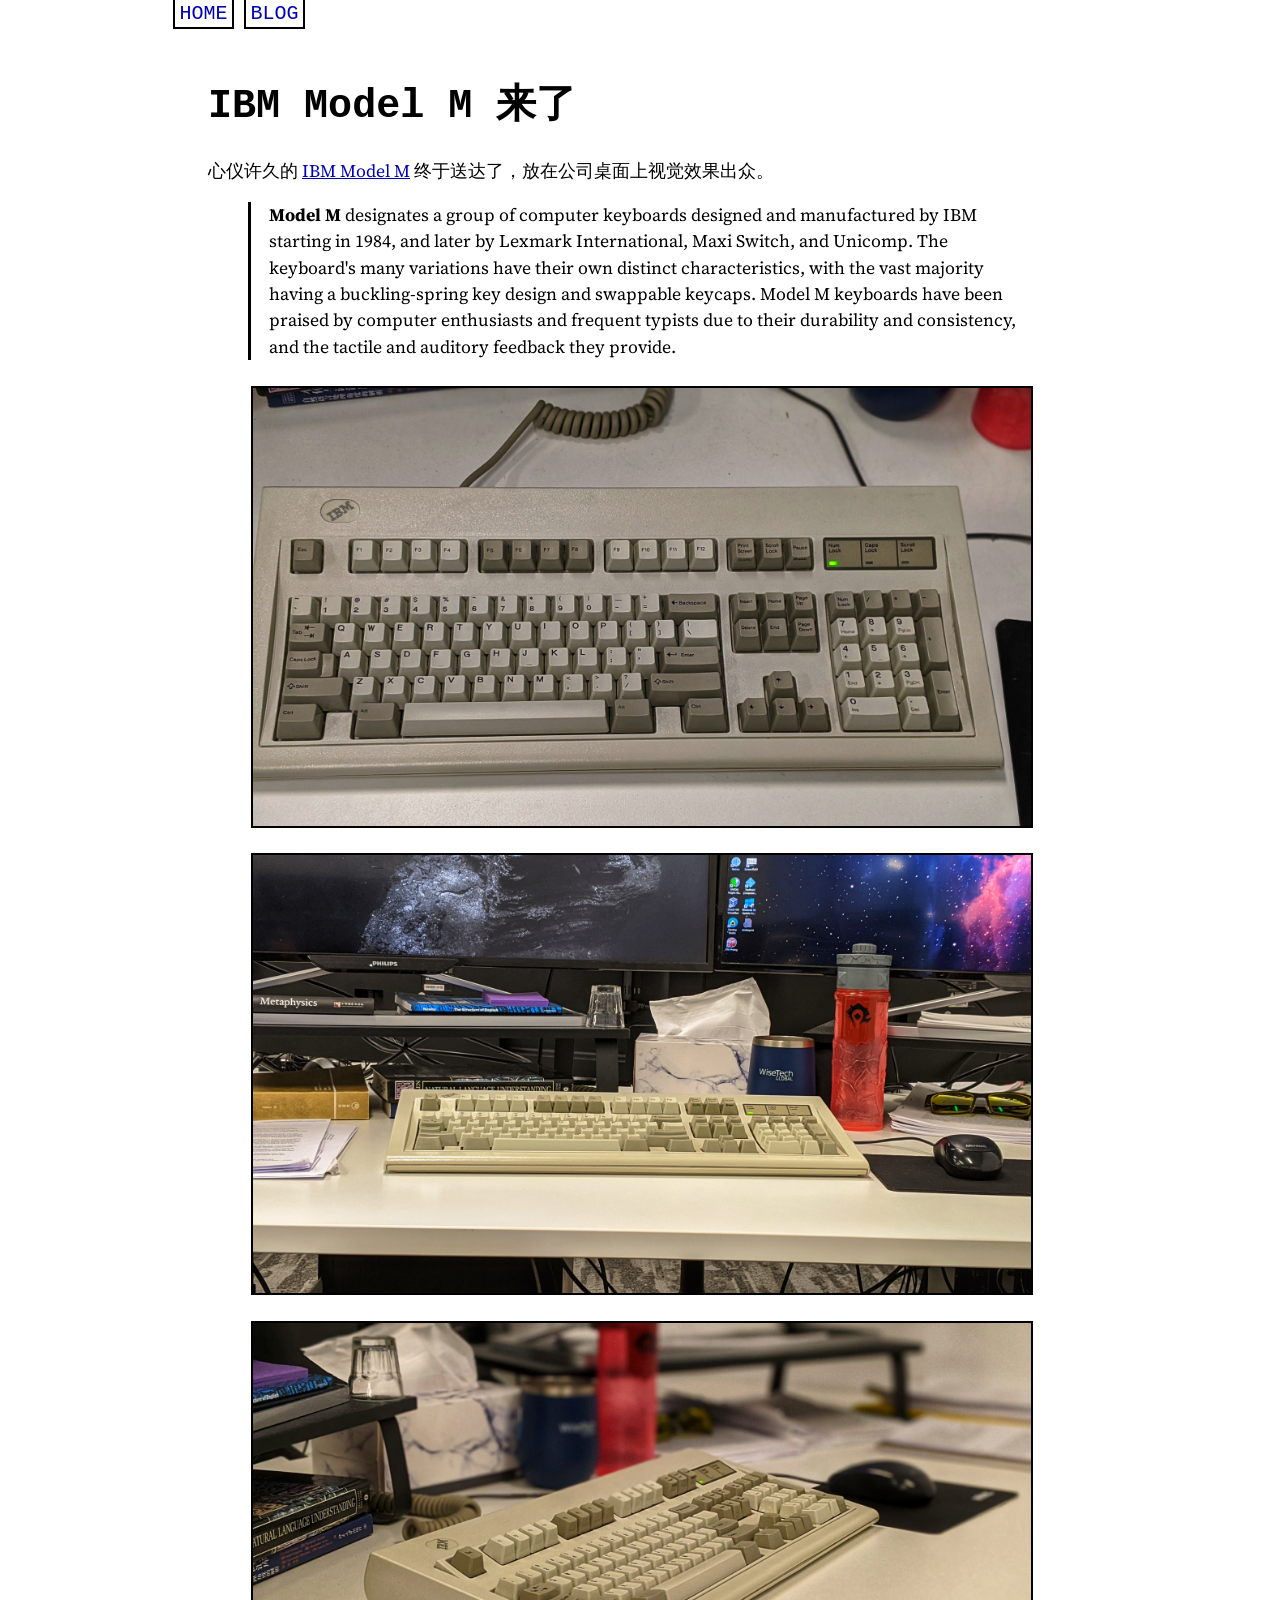
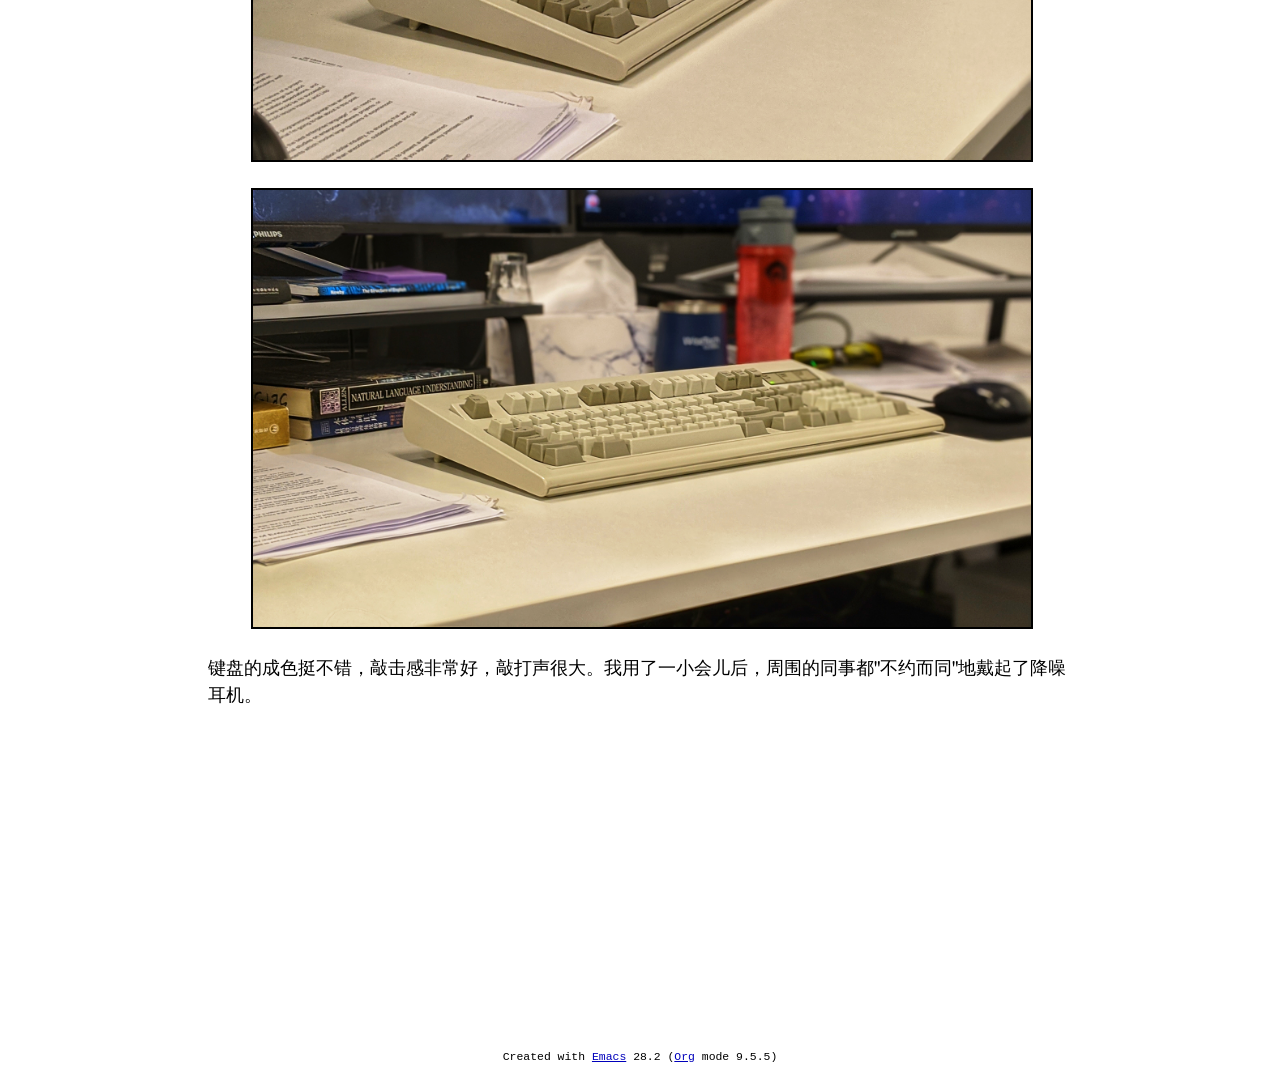
<file: posts/ibm-model-m-arrived.html>
<!doctype html><html lang=en><meta charset=utf-8><meta name=viewport content="width=device-width,initial-scale=1"><title>IBM Model M 来了</title><meta name=generator content="Org Mode"><link rel="shortcut icon" href=/static/img/favicon.ico><link rel=stylesheet href=/static/css/style.css><link rel=stylesheet href=/static/css/modus-operandi.css><div id=preamble class=status><div id=org-div-home-and-up><a href=/posts/index.html>Blog</a> <a href=/ >Home</a></div></div><div id=content class=content><header><h1 class=title>IBM Model M 来了</h1></header><p>心仪许久的 <a href=https://en.wikipedia.org/wiki/Model_M_keyboard>IBM Model M</a> 终于送达了，放在公司桌面上视觉效果出众。<blockquote><p><b>Model M</b> designates a group of computer keyboards designed and manufactured by IBM starting in 1984, and later by Lexmark International, Maxi Switch, and Unicomp. The keyboard's many variations have their own distinct characteristics, with the vast majority having a buckling-spring key design and swappable keycaps. Model M keyboards have been praised by computer enthusiasts and frequent typists due to their durability and consistency, and the tactile and auditory feedback they provide.</blockquote><figure id=org0fc68eb><img src=../static/img/00100lrPORTRAIT_00100_BURST20191220075307650_COVER-01.jpeg alt=00100lrPORTRAIT_00100_BURST20191220075307650_COVER-01.jpeg></figure><figure id=org3249721><img src=../static/img/00000IMG_00000_BURST20191220075255742_COVER-01.jpeg alt=00000IMG_00000_BURST20191220075255742_COVER-01.jpeg></figure><figure id=orgd425ae7><img src=../static/img/00100lrPORTRAIT_00100_BURST20191220075325351_COVER-01.jpeg alt=00100lrPORTRAIT_00100_BURST20191220075325351_COVER-01.jpeg></figure><figure id=org77aced9><img src=../static/img/00100lrPORTRAIT_00100_BURST20191220075332746_COVER-01.jpeg alt=00100lrPORTRAIT_00100_BURST20191220075332746_COVER-01.jpeg></figure><p>键盘的成色挺不错，敲击感非常好，敲打声很大。我用了一小会儿后，周围的同事都"不约而同"地戴起了降噪耳机。</p><iframe width=560 height=315 src=https://www.youtube-nocookie.com/embed/HXJzmky2DaI title="YouTube video player" frameborder=0 allow="accelerometer; autoplay; clipboard-write; encrypted-media; gyroscope; picture-in-picture" allowfullscreen></iframe></div><div id=postamble class=status><footer><div class=generated>Created with <a href=https://www.gnu.org/software/emacs/ >Emacs</a> 28.2 (<a href=https://orgmode.org>Org</a> mode 9.5.5)</div></footer></div>
</file>
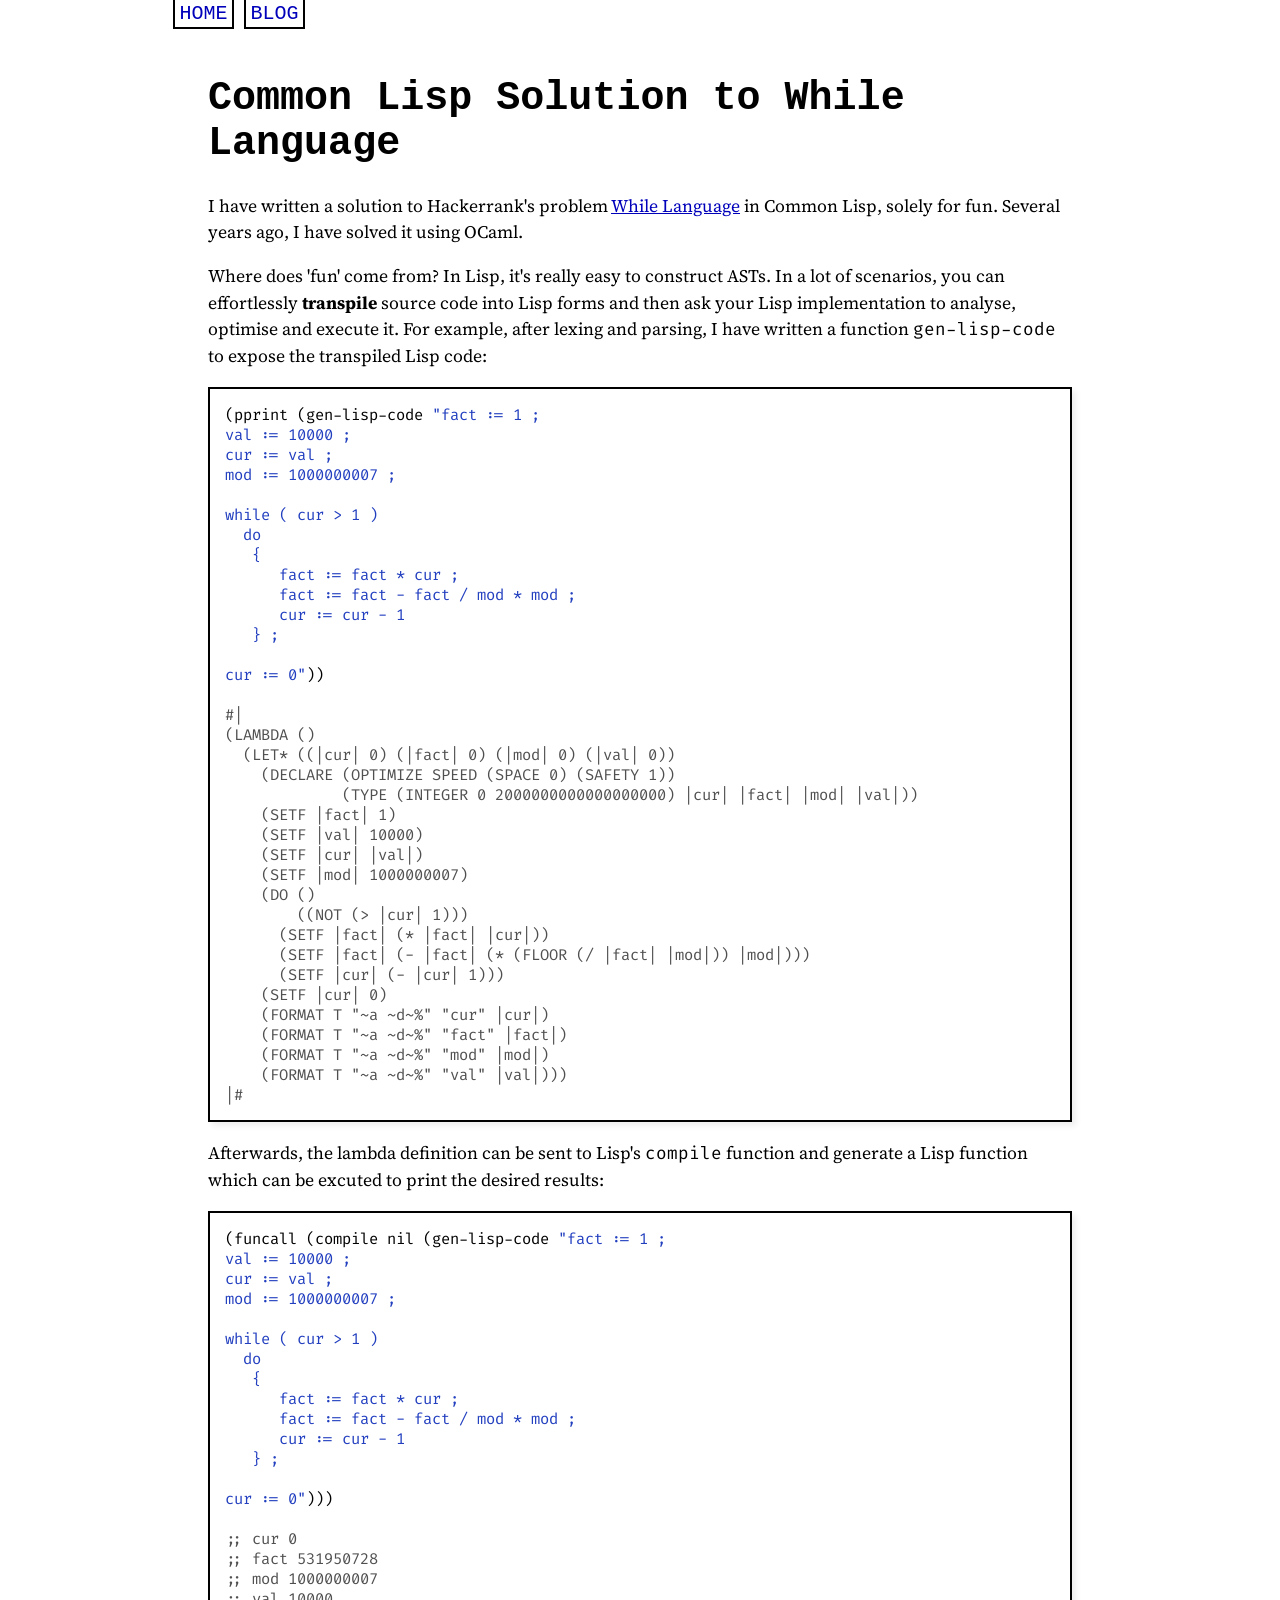
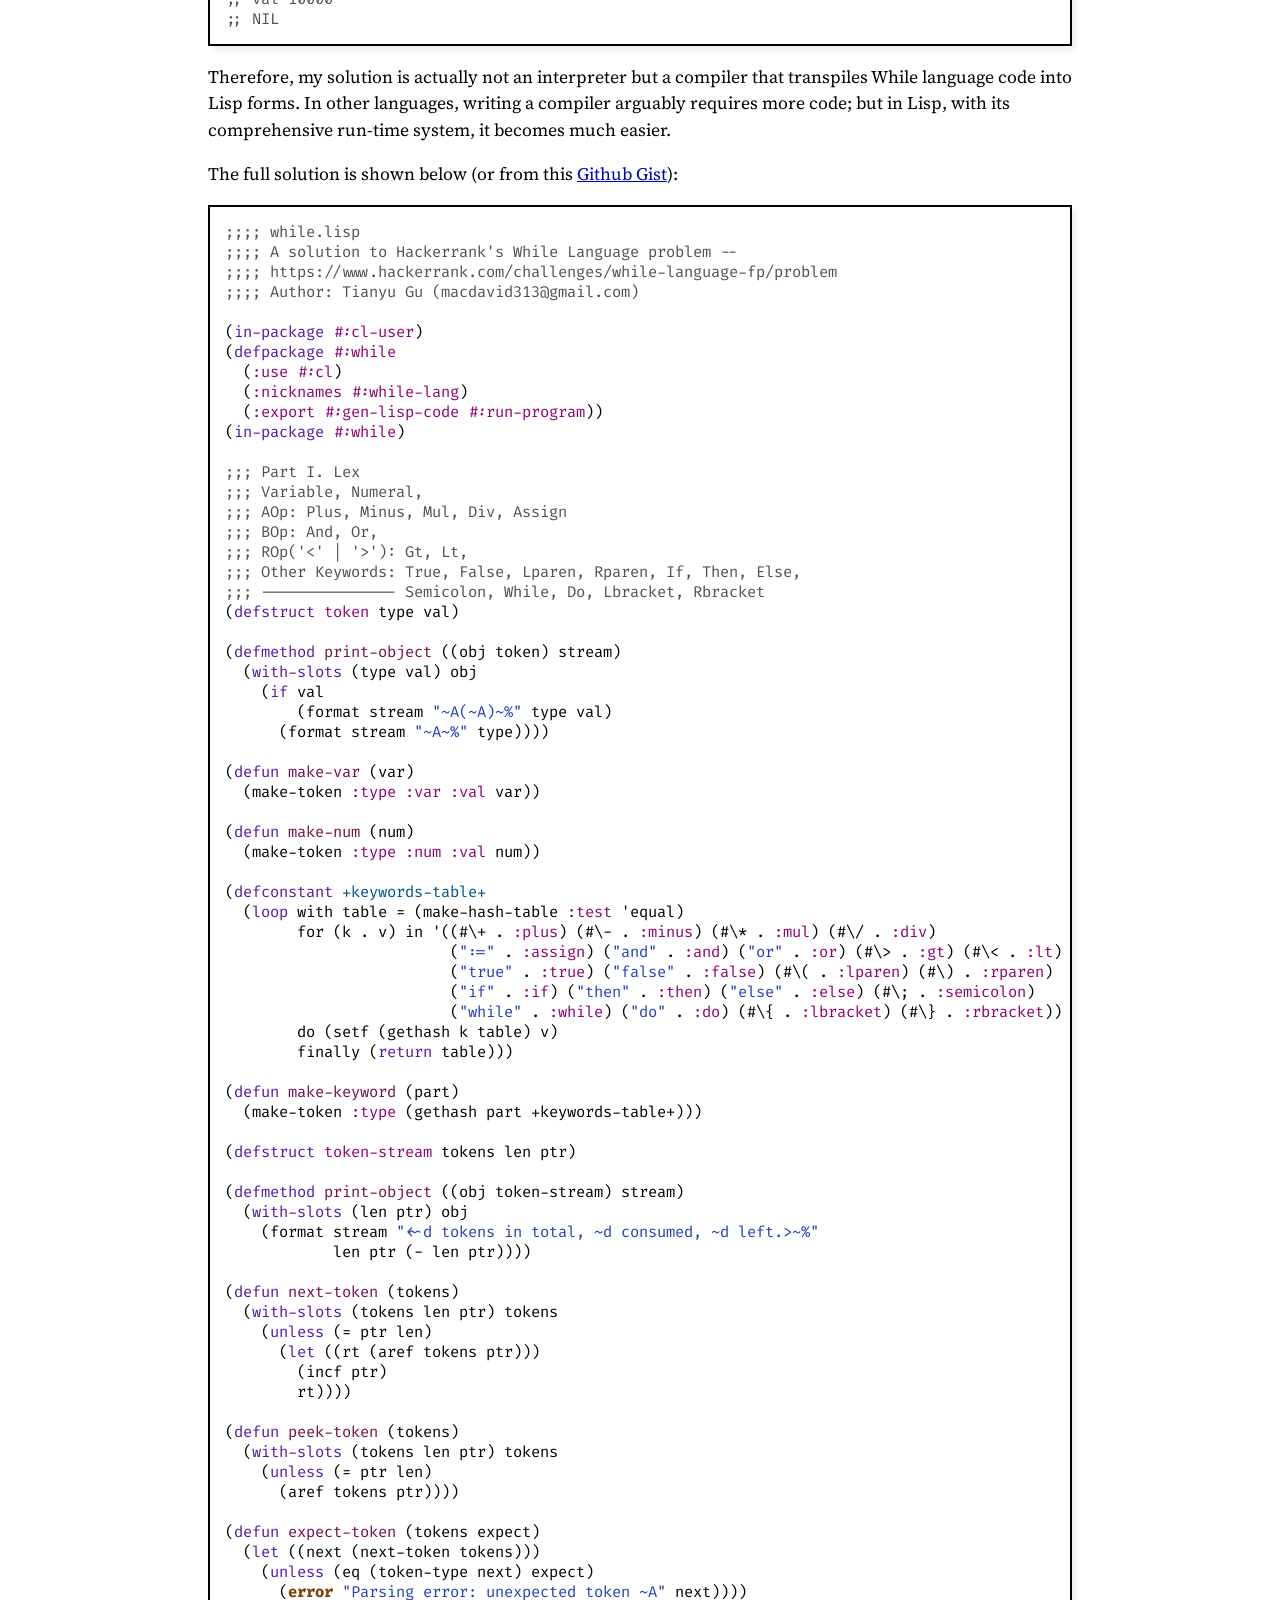
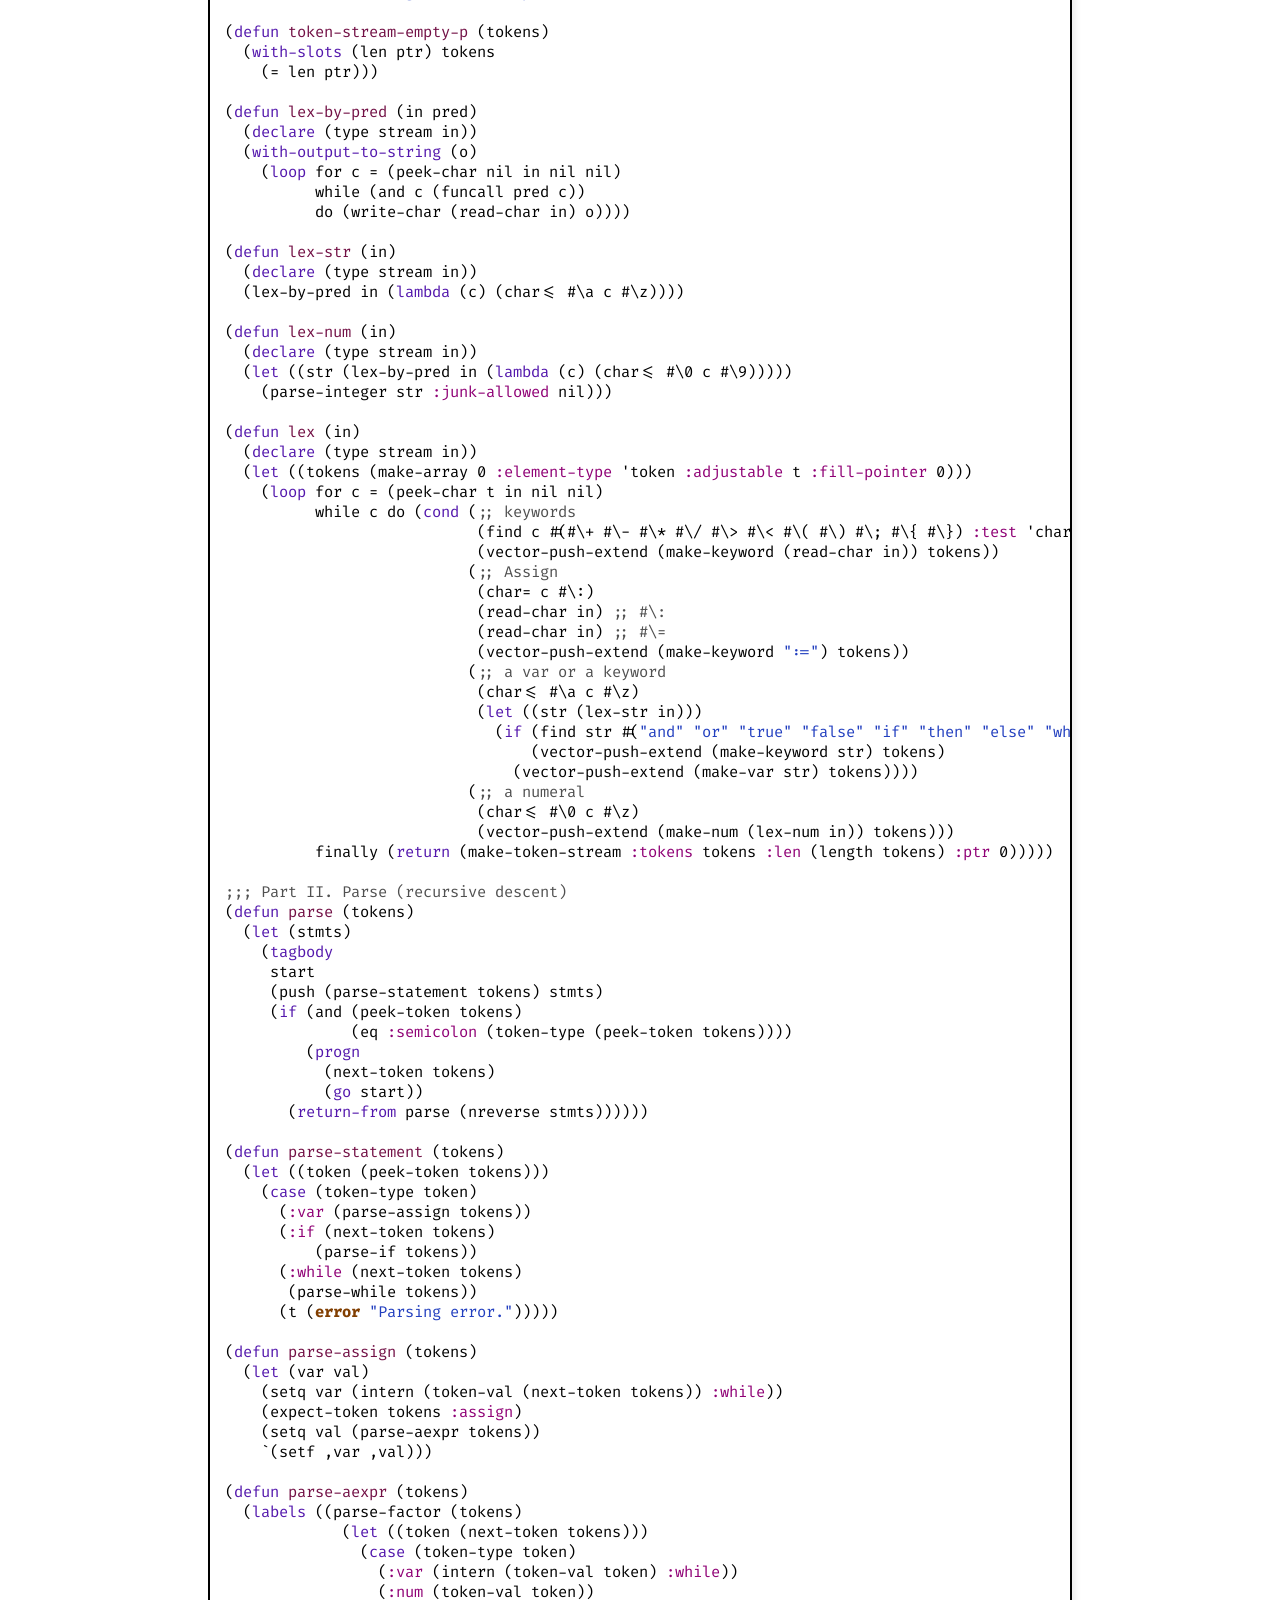
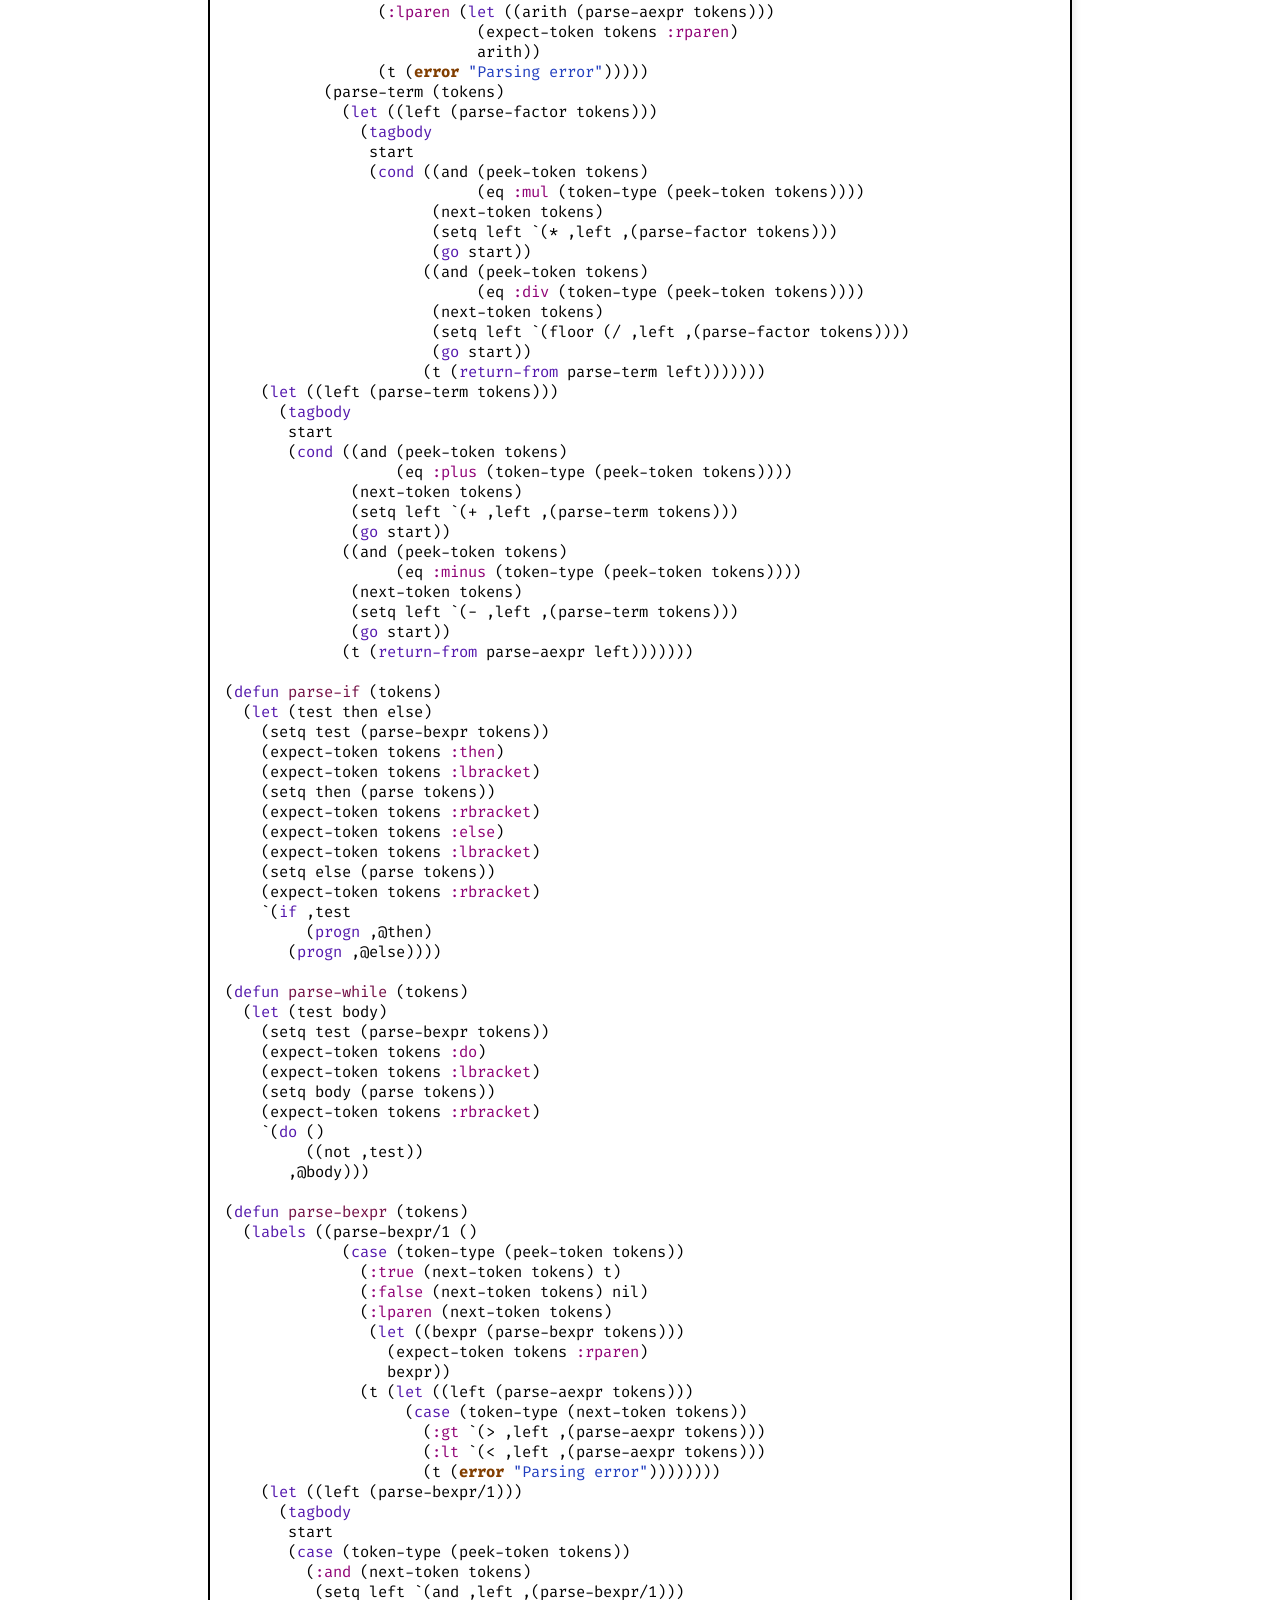
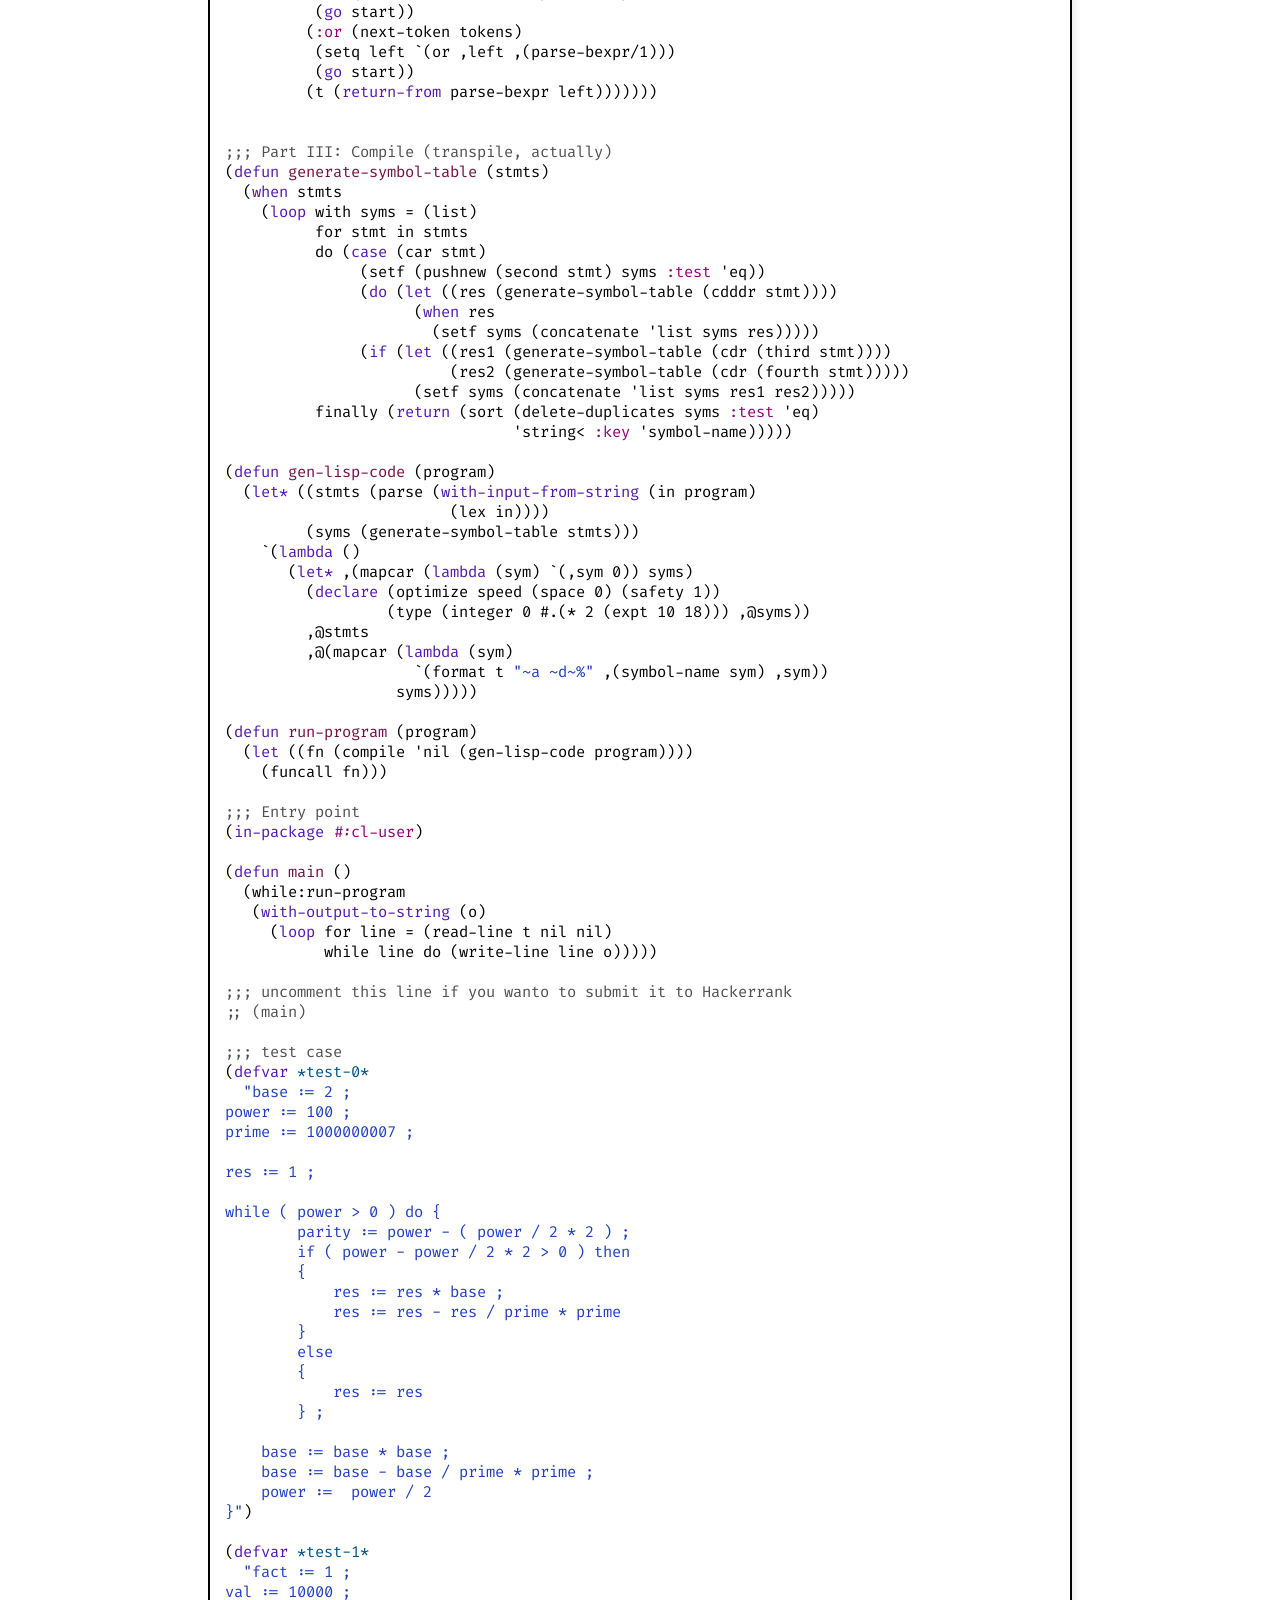
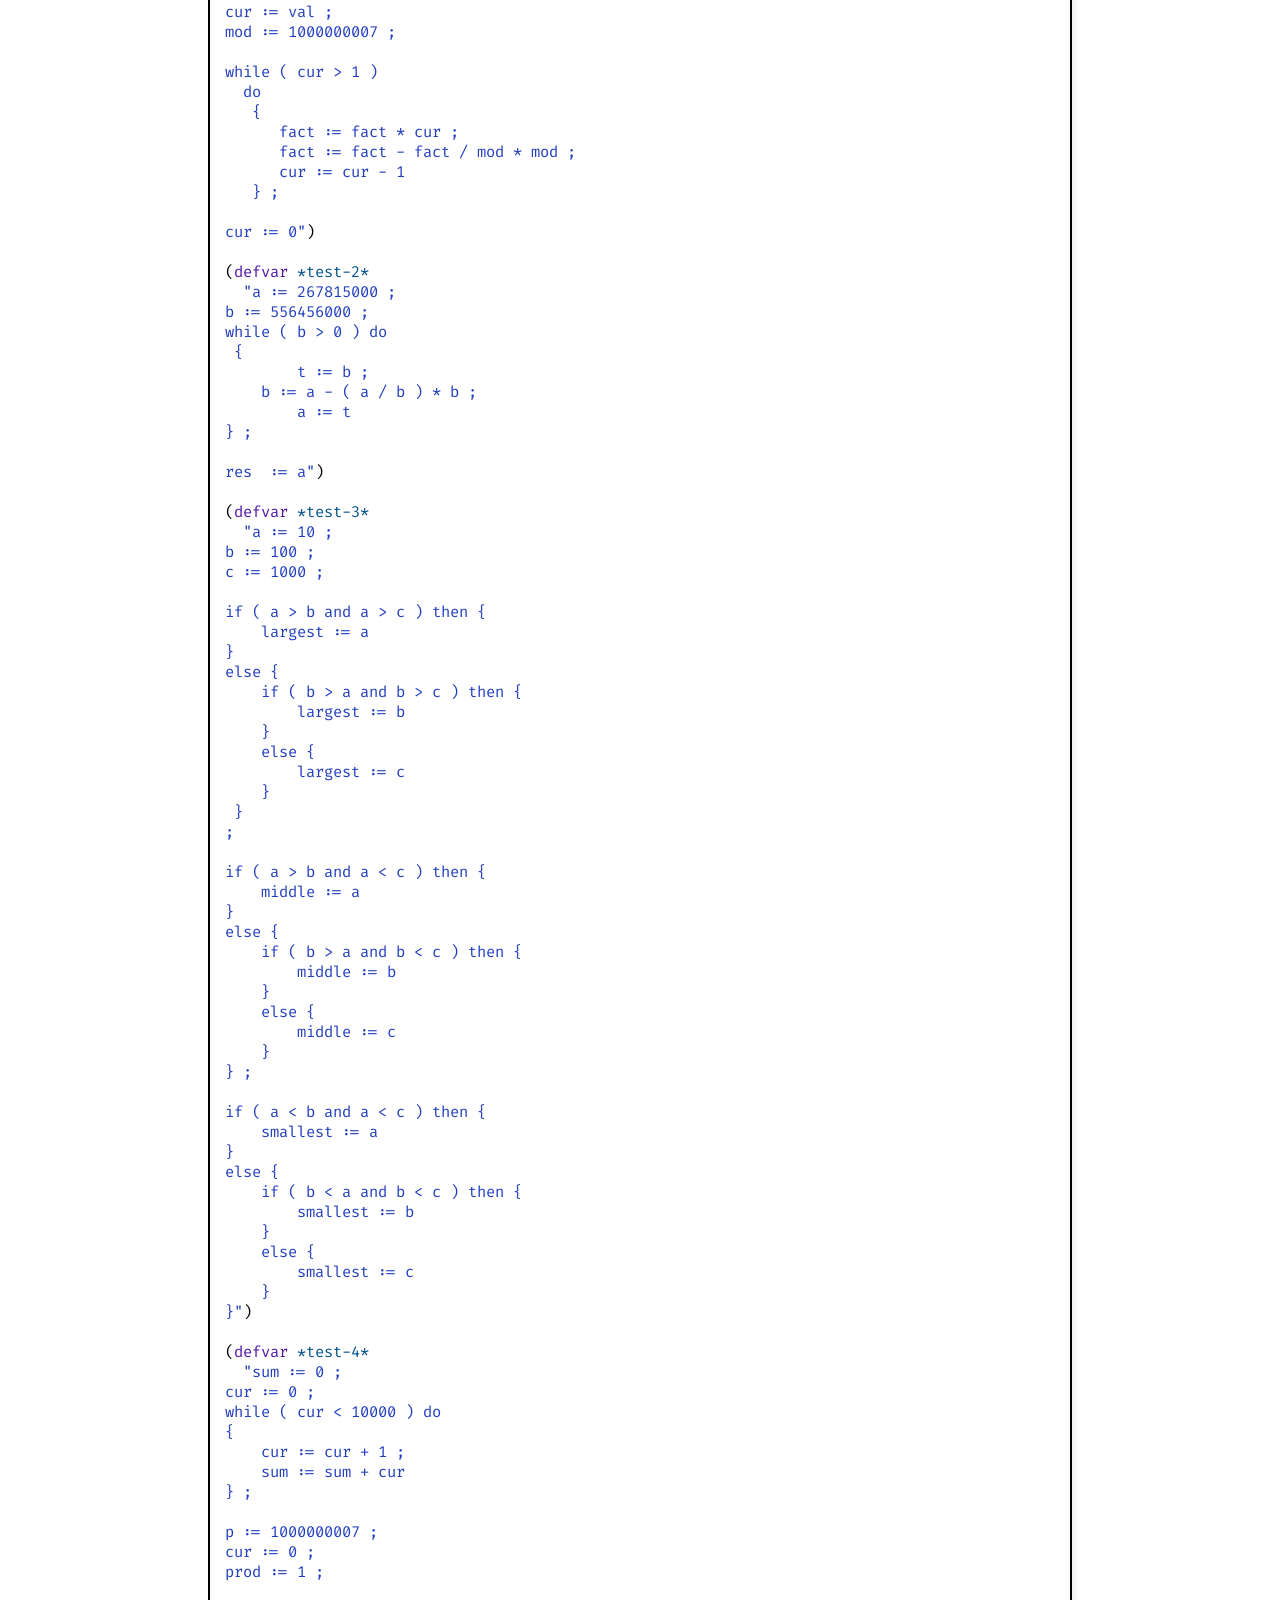
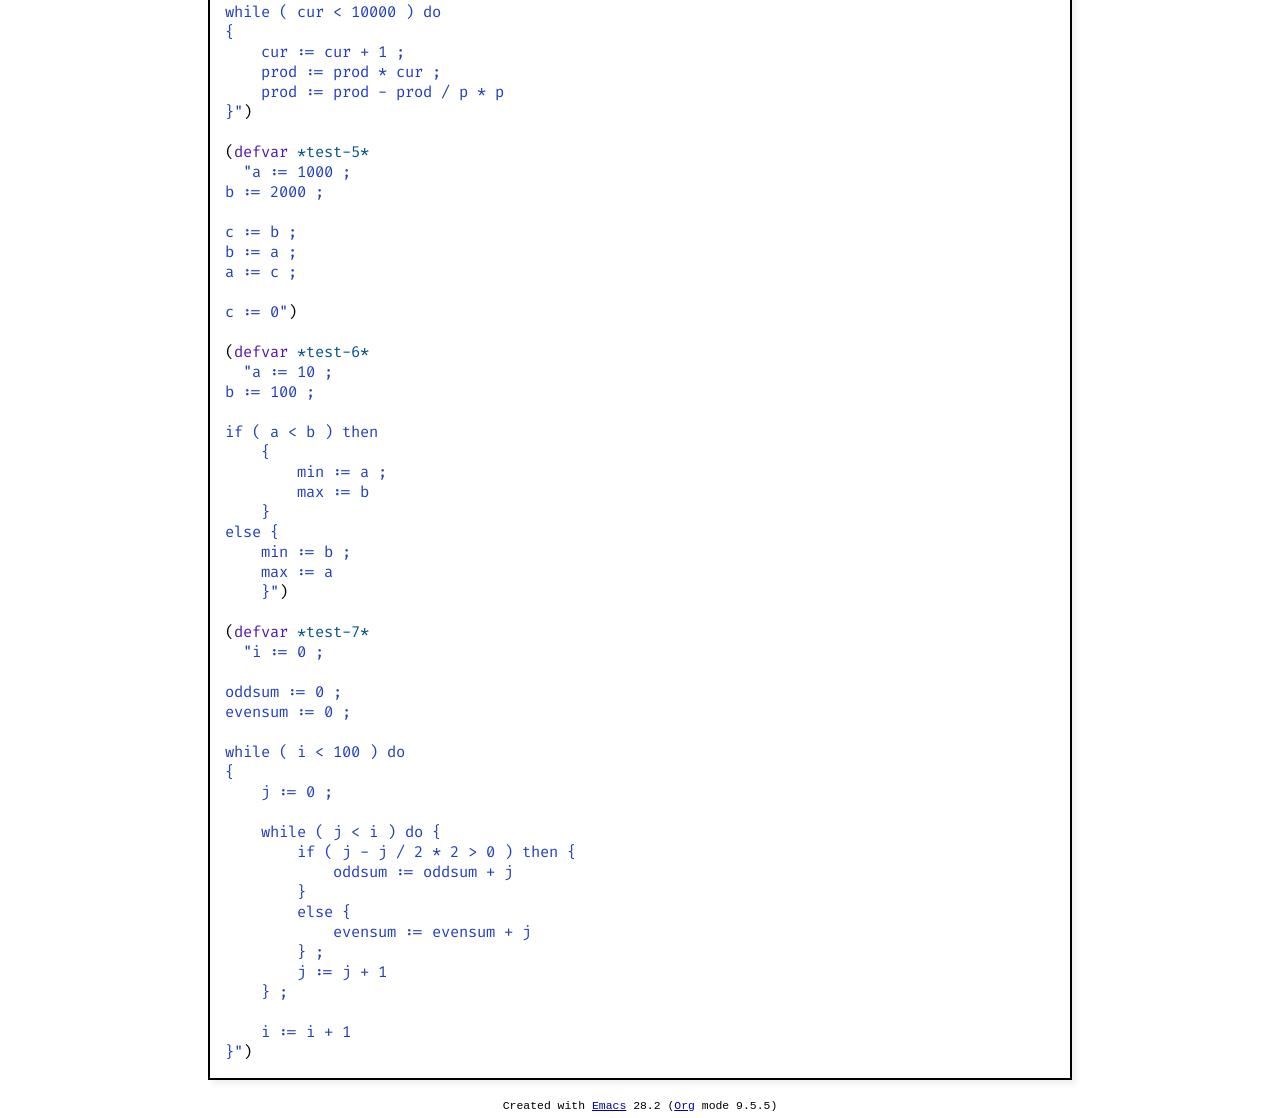
<file: posts/lisp-while-lang.html>
<!doctype html><html lang=en><meta charset=utf-8><meta name=viewport content="width=device-width,initial-scale=1"><title>Common Lisp Solution to While Language</title><meta name=generator content="Org Mode"><link rel="shortcut icon" href=/static/img/favicon.ico><link rel=stylesheet href=/static/css/style.css><link rel=stylesheet href=/static/css/modus-operandi.css><div id=preamble class=status><div id=org-div-home-and-up><a href=/posts/index.html>Blog</a> <a href=/ >Home</a></div></div><div id=content class=content><header><h1 class=title>Common Lisp Solution to While Language</h1></header><p>I have written a solution to Hackerrank's problem <a href=https://www.hackerrank.com/challenges/while-language-fp/problem>While Language</a> in Common Lisp, solely for fun. Several years ago, I have solved it using OCaml.<p>Where does 'fun' come from? In Lisp, it's really easy to construct ASTs. In a lot of scenarios, you can effortlessly <b>transpile</b> source code into Lisp forms and then ask your Lisp implementation to analyse, optimise and execute it. For example, after lexing and parsing, I have written a function <code>gen-lisp-code</code> to expose the transpiled Lisp code:<div class=org-src-container><pre class="src src-lisp">(pprint (gen-lisp-code <span class=org-string>"fact := 1 ;</span>
<span class=org-string>val := 10000 ;</span>
<span class=org-string>cur := val ;</span>
<span class=org-string>mod := 1000000007 ;</span>

<span class=org-string>while ( cur &gt; 1 )</span>
<span class=org-string>  do</span>
<span class=org-string>   {</span>
<span class=org-string>      fact := fact * cur ;</span>
<span class=org-string>      fact := fact - fact / mod * mod ;</span>
<span class=org-string>      cur := cur - 1</span>
<span class=org-string>   } ;</span>

<span class=org-string>cur := 0"</span>))

<span class=org-comment-delimiter>#|</span>
<span class=org-comment>(LAMBDA ()</span>
<span class=org-comment>  (LET* ((|cur| 0) (|fact| 0) (|mod| 0) (|val| 0))</span>
<span class=org-comment>    (DECLARE (OPTIMIZE SPEED (SPACE 0) (SAFETY 1))</span>
<span class=org-comment>             (TYPE (INTEGER 0 2000000000000000000) |cur| |fact| |mod| |val|))</span>
<span class=org-comment>    (SETF |fact| 1)</span>
<span class=org-comment>    (SETF |val| 10000)</span>
<span class=org-comment>    (SETF |cur| |val|)</span>
<span class=org-comment>    (SETF |mod| 1000000007)</span>
<span class=org-comment>    (DO ()</span>
<span class=org-comment>        ((NOT (&gt; |cur| 1)))</span>
<span class=org-comment>      (SETF |fact| (* |fact| |cur|))</span>
<span class=org-comment>      (SETF |fact| (- |fact| (* (FLOOR (/ |fact| |mod|)) |mod|)))</span>
<span class=org-comment>      (SETF |cur| (- |cur| 1)))</span>
<span class=org-comment>    (SETF |cur| 0)</span>
<span class=org-comment>    (FORMAT T "~a ~d~%" "cur" |cur|)</span>
<span class=org-comment>    (FORMAT T "~a ~d~%" "fact" |fact|)</span>
<span class=org-comment>    (FORMAT T "~a ~d~%" "mod" |mod|)</span>
<span class=org-comment>    (FORMAT T "~a ~d~%" "val" |val|)))</span>
<span class=org-comment-delimiter>|#</span>
</pre></div><p>Afterwards, the lambda definition can be sent to Lisp's <code>compile</code> function and generate a Lisp function which can be excuted to print the desired results:<div class=org-src-container><pre class="src src-lisp">(funcall (compile nil (gen-lisp-code <span class=org-string>"fact := 1 ;</span>
<span class=org-string>val := 10000 ;</span>
<span class=org-string>cur := val ;</span>
<span class=org-string>mod := 1000000007 ;</span>

<span class=org-string>while ( cur &gt; 1 )</span>
<span class=org-string>  do</span>
<span class=org-string>   {</span>
<span class=org-string>      fact := fact * cur ;</span>
<span class=org-string>      fact := fact - fact / mod * mod ;</span>
<span class=org-string>      cur := cur - 1</span>
<span class=org-string>   } ;</span>

<span class=org-string>cur := 0"</span>)))

<span class=org-comment-delimiter>;; </span><span class=org-comment>cur 0</span>
<span class=org-comment-delimiter>;; </span><span class=org-comment>fact 531950728</span>
<span class=org-comment-delimiter>;; </span><span class=org-comment>mod 1000000007</span>
<span class=org-comment-delimiter>;; </span><span class=org-comment>val 10000</span>
<span class=org-comment-delimiter>;; </span><span class=org-comment>NIL</span>
</pre></div><p>Therefore, my solution is actually not an interpreter but a compiler that transpiles While language code into Lisp forms. In other languages, writing a compiler arguably requires more code; but in Lisp, with its comprehensive run-time system, it becomes much easier.<p>The full solution is shown below (or from this <a href=https://gist.github.com/macdavid313/4f1508de7280b36bf692313594d17bb2>Github Gist</a>):<div class=org-src-container><pre class="src src-lisp"><span class=org-comment-delimiter>;;;; </span><span class=org-comment>while.lisp</span>
<span class=org-comment-delimiter>;;;; </span><span class=org-comment>A solution to Hackerrank's While Language problem --</span>
<span class=org-comment-delimiter>;;;; </span><span class=org-comment>https://www.hackerrank.com/challenges/while-language-fp/problem</span>
<span class=org-comment-delimiter>;;;; </span><span class=org-comment>Author: Tianyu Gu (macdavid313@gmail.com)</span>

(<span class=org-keyword>in-package</span> <span class=org-builtin>#:cl-user</span>)
(<span class=org-keyword>defpackage</span> <span class=org-builtin>#:while</span>
  (<span class=org-builtin>:use</span> <span class=org-builtin>#:cl</span>)
  (<span class=org-builtin>:nicknames</span> <span class=org-builtin>#:while-lang</span>)
  (<span class=org-builtin>:export</span> <span class=org-builtin>#:gen-lisp-code</span> <span class=org-builtin>#:run-program</span>))
(<span class=org-keyword>in-package</span> <span class=org-builtin>#:while</span>)

<span class=org-comment-delimiter>;;; </span><span class=org-comment>Part I. Lex</span>
<span class=org-comment-delimiter>;;; </span><span class=org-comment>Variable, Numeral,</span>
<span class=org-comment-delimiter>;;; </span><span class=org-comment>AOp: Plus, Minus, Mul, Div, Assign</span>
<span class=org-comment-delimiter>;;; </span><span class=org-comment>BOp: And, Or,</span>
<span class=org-comment-delimiter>;;; </span><span class=org-comment>ROp('&lt;' | '&gt;'): Gt, Lt,</span>
<span class=org-comment-delimiter>;;; </span><span class=org-comment>Other Keywords: True, False, Lparen, Rparen, If, Then, Else,</span>
<span class=org-comment-delimiter>;;; </span><span class=org-comment>--------------- Semicolon, While, Do, Lbracket, Rbracket</span>
(<span class=org-keyword>defstruct</span> <span class=org-type>token</span> type val)

(<span class=org-keyword>defmethod</span> <span class=org-function-name>print-object</span> ((obj token) stream)
  (<span class=org-keyword>with-slots</span> (type val) obj
    (<span class=org-keyword>if</span> val
        (format stream <span class=org-string>"~A(~A)~%"</span> type val)
      (format stream <span class=org-string>"~A~%"</span> type))))

(<span class=org-keyword>defun</span> <span class=org-function-name>make-var</span> (var)
  (make-token <span class=org-builtin>:type</span> <span class=org-builtin>:var</span> <span class=org-builtin>:val</span> var))

(<span class=org-keyword>defun</span> <span class=org-function-name>make-num</span> (num)
  (make-token <span class=org-builtin>:type</span> <span class=org-builtin>:num</span> <span class=org-builtin>:val</span> num))

(<span class=org-keyword>defconstant</span> <span class=org-variable-name>+keywords-table+</span>
  (<span class=org-keyword>loop</span> with table = (make-hash-table <span class=org-builtin>:test</span> 'equal)
        for (k . v) in '((#\+ . <span class=org-builtin>:plus</span>) (#\- . <span class=org-builtin>:minus</span>) (#\* . <span class=org-builtin>:mul</span>) (#\/ . <span class=org-builtin>:div</span>)
                         (<span class=org-string>":="</span> . <span class=org-builtin>:assign</span>) (<span class=org-string>"and"</span> . <span class=org-builtin>:and</span>) (<span class=org-string>"or"</span> . <span class=org-builtin>:or</span>) (#\&gt; . <span class=org-builtin>:gt</span>) (#\&lt; . <span class=org-builtin>:lt</span>)
                         (<span class=org-string>"true"</span> . <span class=org-builtin>:true</span>) (<span class=org-string>"false"</span> . <span class=org-builtin>:false</span>) (#\( . <span class=org-builtin>:lparen</span>) (#\) . <span class=org-builtin>:rparen</span>)
                         (<span class=org-string>"if"</span> . <span class=org-builtin>:if</span>) (<span class=org-string>"then"</span> . <span class=org-builtin>:then</span>) (<span class=org-string>"else"</span> . <span class=org-builtin>:else</span>) (#\; . <span class=org-builtin>:semicolon</span>)
                         (<span class=org-string>"while"</span> . <span class=org-builtin>:while</span>) (<span class=org-string>"do"</span> . <span class=org-builtin>:do</span>) (#\{ . <span class=org-builtin>:lbracket</span>) (#\} . <span class=org-builtin>:rbracket</span>))
        do (setf (gethash k table) v)
        finally (<span class=org-keyword>return</span> table)))

(<span class=org-keyword>defun</span> <span class=org-function-name>make-keyword</span> (part)
  (make-token <span class=org-builtin>:type</span> (gethash part +keywords-table+)))

(<span class=org-keyword>defstruct</span> <span class=org-type>token-stream</span> tokens len ptr)

(<span class=org-keyword>defmethod</span> <span class=org-function-name>print-object</span> ((obj token-stream) stream)
  (<span class=org-keyword>with-slots</span> (len ptr) obj
    (format stream <span class=org-string>"&lt;~d tokens in total, ~d consumed, ~d left.&gt;~%"</span>
            len ptr (- len ptr))))

(<span class=org-keyword>defun</span> <span class=org-function-name>next-token</span> (tokens)
  (<span class=org-keyword>with-slots</span> (tokens len ptr) tokens
    (<span class=org-keyword>unless</span> (= ptr len)
      (<span class=org-keyword>let</span> ((rt (aref tokens ptr)))
        (incf ptr)
        rt))))

(<span class=org-keyword>defun</span> <span class=org-function-name>peek-token</span> (tokens)
  (<span class=org-keyword>with-slots</span> (tokens len ptr) tokens
    (<span class=org-keyword>unless</span> (= ptr len)
      (aref tokens ptr))))

(<span class=org-keyword>defun</span> <span class=org-function-name>expect-token</span> (tokens expect)
  (<span class=org-keyword>let</span> ((next (next-token tokens)))
    (<span class=org-keyword>unless</span> (eq (token-type next) expect)
      (<span class=org-warning>error</span> <span class=org-string>"Parsing error: unexpected token ~A"</span> next))))

(<span class=org-keyword>defun</span> <span class=org-function-name>token-stream-empty-p</span> (tokens)
  (<span class=org-keyword>with-slots</span> (len ptr) tokens
    (= len ptr)))

(<span class=org-keyword>defun</span> <span class=org-function-name>lex-by-pred</span> (in pred)
  (<span class=org-keyword>declare</span> (type stream in))
  (<span class=org-keyword>with-output-to-string</span> (o)
    (<span class=org-keyword>loop</span> for c = (peek-char nil in nil nil)
          while (and c (funcall pred c))
          do (write-char (read-char in) o))))

(<span class=org-keyword>defun</span> <span class=org-function-name>lex-str</span> (in)
  (<span class=org-keyword>declare</span> (type stream in))
  (lex-by-pred in (<span class=org-keyword>lambda</span> (c) (char&lt;= #\a c #\z))))

(<span class=org-keyword>defun</span> <span class=org-function-name>lex-num</span> (in)
  (<span class=org-keyword>declare</span> (type stream in))
  (<span class=org-keyword>let</span> ((str (lex-by-pred in (<span class=org-keyword>lambda</span> (c) (char&lt;= #\0 c #\9)))))
    (parse-integer str <span class=org-builtin>:junk-allowed</span> nil)))

(<span class=org-keyword>defun</span> <span class=org-function-name>lex</span> (in)
  (<span class=org-keyword>declare</span> (type stream in))
  (<span class=org-keyword>let</span> ((tokens (make-array 0 <span class=org-builtin>:element-type</span> 'token <span class=org-builtin>:adjustable</span> t <span class=org-builtin>:fill-pointer</span> 0)))
    (<span class=org-keyword>loop</span> for c = (peek-char t in nil nil)
          while c do (<span class=org-keyword>cond</span> (<span class=org-comment-delimiter>;; </span><span class=org-comment>keywords</span>
                            (find c #(#\+ #\- #\* #\/ #\&gt; #\&lt; #\( #\) #\; #\{ #\}) <span class=org-builtin>:test</span> 'char=)
                            (vector-push-extend (make-keyword (read-char in)) tokens))
                           (<span class=org-comment-delimiter>;; </span><span class=org-comment>Assign</span>
                            (char= c #\:)
                            (read-char in) <span class=org-comment-delimiter>;; </span><span class=org-comment>#\:</span>
                            (read-char in) <span class=org-comment-delimiter>;; </span><span class=org-comment>#\=</span>
                            (vector-push-extend (make-keyword <span class=org-string>":="</span>) tokens))
                           (<span class=org-comment-delimiter>;; </span><span class=org-comment>a var or a keyword</span>
                            (char&lt;= #\a c #\z)
                            (<span class=org-keyword>let</span> ((str (lex-str in)))
                              (<span class=org-keyword>if</span> (find str #(<span class=org-string>"and"</span> <span class=org-string>"or"</span> <span class=org-string>"true"</span> <span class=org-string>"false"</span> <span class=org-string>"if"</span> <span class=org-string>"then"</span> <span class=org-string>"else"</span> <span class=org-string>"while"</span> <span class=org-string>"do"</span>) <span class=org-builtin>:test</span> 'string=)
                                  (vector-push-extend (make-keyword str) tokens)
                                (vector-push-extend (make-var str) tokens))))
                           (<span class=org-comment-delimiter>;; </span><span class=org-comment>a numeral</span>
                            (char&lt;= #\0 c #\z)
                            (vector-push-extend (make-num (lex-num in)) tokens)))
          finally (<span class=org-keyword>return</span> (make-token-stream <span class=org-builtin>:tokens</span> tokens <span class=org-builtin>:len</span> (length tokens) <span class=org-builtin>:ptr</span> 0)))))

<span class=org-comment-delimiter>;;; </span><span class=org-comment>Part II. Parse (recursive descent)</span>
(<span class=org-keyword>defun</span> <span class=org-function-name>parse</span> (tokens)
  (<span class=org-keyword>let</span> (stmts)
    (<span class=org-keyword>tagbody</span>
     start
     (push (parse-statement tokens) stmts)
     (<span class=org-keyword>if</span> (and (peek-token tokens)
              (eq <span class=org-builtin>:semicolon</span> (token-type (peek-token tokens))))
         (<span class=org-keyword>progn</span>
           (next-token tokens)
           (<span class=org-keyword>go</span> start))
       (<span class=org-keyword>return-from</span> parse (nreverse stmts))))))

(<span class=org-keyword>defun</span> <span class=org-function-name>parse-statement</span> (tokens)
  (<span class=org-keyword>let</span> ((token (peek-token tokens)))
    (<span class=org-keyword>case</span> (token-type token)
      (<span class=org-builtin>:var</span> (parse-assign tokens))
      (<span class=org-builtin>:if</span> (next-token tokens)
          (parse-if tokens))
      (<span class=org-builtin>:while</span> (next-token tokens)
       (parse-while tokens))
      (t (<span class=org-warning>error</span> <span class=org-string>"Parsing error."</span>)))))

(<span class=org-keyword>defun</span> <span class=org-function-name>parse-assign</span> (tokens)
  (<span class=org-keyword>let</span> (var val)
    (setq var (intern (token-val (next-token tokens)) <span class=org-builtin>:while</span>))
    (expect-token tokens <span class=org-builtin>:assign</span>)
    (setq val (parse-aexpr tokens))
    `(setf ,var ,val)))

(<span class=org-keyword>defun</span> <span class=org-function-name>parse-aexpr</span> (tokens)
  (<span class=org-keyword>labels</span> ((parse-factor (tokens)
             (<span class=org-keyword>let</span> ((token (next-token tokens)))
               (<span class=org-keyword>case</span> (token-type token)
                 (<span class=org-builtin>:var</span> (intern (token-val token) <span class=org-builtin>:while</span>))
                 (<span class=org-builtin>:num</span> (token-val token))
                 (<span class=org-builtin>:lparen</span> (<span class=org-keyword>let</span> ((arith (parse-aexpr tokens)))
                            (expect-token tokens <span class=org-builtin>:rparen</span>)
                            arith))
                 (t (<span class=org-warning>error</span> <span class=org-string>"Parsing error"</span>)))))
           (parse-term (tokens)
             (<span class=org-keyword>let</span> ((left (parse-factor tokens)))
               (<span class=org-keyword>tagbody</span>
                start
                (<span class=org-keyword>cond</span> ((and (peek-token tokens)
                            (eq <span class=org-builtin>:mul</span> (token-type (peek-token tokens))))
                       (next-token tokens)
                       (setq left `(* ,left ,(parse-factor tokens)))
                       (<span class=org-keyword>go</span> start))
                      ((and (peek-token tokens)
                            (eq <span class=org-builtin>:div</span> (token-type (peek-token tokens))))
                       (next-token tokens)
                       (setq left `(floor (/ ,left ,(parse-factor tokens))))
                       (<span class=org-keyword>go</span> start))
                      (t (<span class=org-keyword>return-from</span> parse-term left)))))))
    (<span class=org-keyword>let</span> ((left (parse-term tokens)))
      (<span class=org-keyword>tagbody</span>
       start
       (<span class=org-keyword>cond</span> ((and (peek-token tokens)
                   (eq <span class=org-builtin>:plus</span> (token-type (peek-token tokens))))
              (next-token tokens)
              (setq left `(+ ,left ,(parse-term tokens)))
              (<span class=org-keyword>go</span> start))
             ((and (peek-token tokens)
                   (eq <span class=org-builtin>:minus</span> (token-type (peek-token tokens))))
              (next-token tokens)
              (setq left `(- ,left ,(parse-term tokens)))
              (<span class=org-keyword>go</span> start))
             (t (<span class=org-keyword>return-from</span> parse-aexpr left)))))))

(<span class=org-keyword>defun</span> <span class=org-function-name>parse-if</span> (tokens)
  (<span class=org-keyword>let</span> (test then else)
    (setq test (parse-bexpr tokens))
    (expect-token tokens <span class=org-builtin>:then</span>)
    (expect-token tokens <span class=org-builtin>:lbracket</span>)
    (setq then (parse tokens))
    (expect-token tokens <span class=org-builtin>:rbracket</span>)
    (expect-token tokens <span class=org-builtin>:else</span>)
    (expect-token tokens <span class=org-builtin>:lbracket</span>)
    (setq else (parse tokens))
    (expect-token tokens <span class=org-builtin>:rbracket</span>)
    `(<span class=org-keyword>if</span> ,test
         (<span class=org-keyword>progn</span> ,@then)
       (<span class=org-keyword>progn</span> ,@else))))

(<span class=org-keyword>defun</span> <span class=org-function-name>parse-while</span> (tokens)
  (<span class=org-keyword>let</span> (test body)
    (setq test (parse-bexpr tokens))
    (expect-token tokens <span class=org-builtin>:do</span>)
    (expect-token tokens <span class=org-builtin>:lbracket</span>)
    (setq body (parse tokens))
    (expect-token tokens <span class=org-builtin>:rbracket</span>)
    `(<span class=org-keyword>do</span> ()
         ((not ,test))
       ,@body)))

(<span class=org-keyword>defun</span> <span class=org-function-name>parse-bexpr</span> (tokens)
  (<span class=org-keyword>labels</span> ((parse-bexpr/1 ()
             (<span class=org-keyword>case</span> (token-type (peek-token tokens))
               (<span class=org-builtin>:true</span> (next-token tokens) t)
               (<span class=org-builtin>:false</span> (next-token tokens) nil)
               (<span class=org-builtin>:lparen</span> (next-token tokens)
                (<span class=org-keyword>let</span> ((bexpr (parse-bexpr tokens)))
                  (expect-token tokens <span class=org-builtin>:rparen</span>)
                  bexpr))
               (t (<span class=org-keyword>let</span> ((left (parse-aexpr tokens)))
                    (<span class=org-keyword>case</span> (token-type (next-token tokens))
                      (<span class=org-builtin>:gt</span> `(&gt; ,left ,(parse-aexpr tokens)))
                      (<span class=org-builtin>:lt</span> `(&lt; ,left ,(parse-aexpr tokens)))
                      (t (<span class=org-warning>error</span> <span class=org-string>"Parsing error"</span>))))))))
    (<span class=org-keyword>let</span> ((left (parse-bexpr/1)))
      (<span class=org-keyword>tagbody</span>
       start
       (<span class=org-keyword>case</span> (token-type (peek-token tokens))
         (<span class=org-builtin>:and</span> (next-token tokens)
          (setq left `(and ,left ,(parse-bexpr/1)))
          (<span class=org-keyword>go</span> start))
         (<span class=org-builtin>:or</span> (next-token tokens)
          (setq left `(or ,left ,(parse-bexpr/1)))
          (<span class=org-keyword>go</span> start))
         (t (<span class=org-keyword>return-from</span> parse-bexpr left)))))))


<span class=org-comment-delimiter>;;; </span><span class=org-comment>Part III: Compile (transpile, actually)</span>
(<span class=org-keyword>defun</span> <span class=org-function-name>generate-symbol-table</span> (stmts)
  (<span class=org-keyword>when</span> stmts
    (<span class=org-keyword>loop</span> with syms = (list)
          for stmt in stmts
          do (<span class=org-keyword>case</span> (car stmt)
               (setf (pushnew (second stmt) syms <span class=org-builtin>:test</span> 'eq))
               (<span class=org-keyword>do</span> (<span class=org-keyword>let</span> ((res (generate-symbol-table (cdddr stmt))))
                     (<span class=org-keyword>when</span> res
                       (setf syms (concatenate 'list syms res)))))
               (<span class=org-keyword>if</span> (<span class=org-keyword>let</span> ((res1 (generate-symbol-table (cdr (third stmt))))
                         (res2 (generate-symbol-table (cdr (fourth stmt)))))
                     (setf syms (concatenate 'list syms res1 res2)))))
          finally (<span class=org-keyword>return</span> (sort (delete-duplicates syms <span class=org-builtin>:test</span> 'eq)
                                'string&lt; <span class=org-builtin>:key</span> 'symbol-name)))))

(<span class=org-keyword>defun</span> <span class=org-function-name>gen-lisp-code</span> (program)
  (<span class=org-keyword>let*</span> ((stmts (parse (<span class=org-keyword>with-input-from-string</span> (in program)
                         (lex in))))
         (syms (generate-symbol-table stmts)))
    `(<span class=org-keyword>lambda</span> ()
       (<span class=org-keyword>let*</span> ,(mapcar (<span class=org-keyword>lambda</span> (sym) `(,sym 0)) syms)
         (<span class=org-keyword>declare</span> (optimize speed (space 0) (safety 1))
                  (type (integer 0 #.(* 2 (expt 10 18))) ,@syms))
         ,@stmts
         ,@(mapcar (<span class=org-keyword>lambda</span> (sym)
                     `(format t <span class=org-string>"~a ~d~%"</span> ,(symbol-name sym) ,sym))
                   syms)))))

(<span class=org-keyword>defun</span> <span class=org-function-name>run-program</span> (program)
  (<span class=org-keyword>let</span> ((fn (compile 'nil (gen-lisp-code program))))
    (funcall fn)))

<span class=org-comment-delimiter>;;; </span><span class=org-comment>Entry point</span>
(<span class=org-keyword>in-package</span> <span class=org-builtin>#:cl-user</span>)

(<span class=org-keyword>defun</span> <span class=org-function-name>main</span> ()
  (while:run-program
   (<span class=org-keyword>with-output-to-string</span> (o)
     (<span class=org-keyword>loop</span> for line = (read-line t nil nil)
           while line do (write-line line o)))))

<span class=org-comment-delimiter>;;; </span><span class=org-comment>uncomment this line if you wanto to submit it to Hackerrank</span>
<span class=org-comment-delimiter>;; </span><span class=org-comment>(main)</span>

<span class=org-comment-delimiter>;;; </span><span class=org-comment>test case</span>
(<span class=org-keyword>defvar</span> <span class=org-variable-name>*test-0*</span>
  <span class=org-string>"base := 2 ;</span>
<span class=org-string>power := 100 ;</span>
<span class=org-string>prime := 1000000007 ;</span>

<span class=org-string>res := 1 ;</span>

<span class=org-string>while ( power &gt; 0 ) do {</span>
<span class=org-string>        parity := power - ( power / 2 * 2 ) ;</span>
<span class=org-string>        if ( power - power / 2 * 2 &gt; 0 ) then</span>
<span class=org-string>        {</span>
<span class=org-string>            res := res * base ;</span>
<span class=org-string>            res := res - res / prime * prime</span>
<span class=org-string>        }</span>
<span class=org-string>        else</span>
<span class=org-string>        {</span>
<span class=org-string>            res := res</span>
<span class=org-string>        } ;</span>

<span class=org-string>    base := base * base ;</span>
<span class=org-string>    base := base - base / prime * prime ;</span>
<span class=org-string>    power :=  power / 2</span>
<span class=org-string>}"</span>)

(<span class=org-keyword>defvar</span> <span class=org-variable-name>*test-1*</span>
  <span class=org-string>"fact := 1 ;</span>
<span class=org-string>val := 10000 ;</span>
<span class=org-string>cur := val ;</span>
<span class=org-string>mod := 1000000007 ;</span>

<span class=org-string>while ( cur &gt; 1 )</span>
<span class=org-string>  do</span>
<span class=org-string>   {</span>
<span class=org-string>      fact := fact * cur ;</span>
<span class=org-string>      fact := fact - fact / mod * mod ;</span>
<span class=org-string>      cur := cur - 1</span>
<span class=org-string>   } ;</span>

<span class=org-string>cur := 0"</span>)

(<span class=org-keyword>defvar</span> <span class=org-variable-name>*test-2*</span>
  <span class=org-string>"a := 267815000 ;</span>
<span class=org-string>b := 556456000 ;</span>
<span class=org-string>while ( b &gt; 0 ) do</span>
<span class=org-string> {</span>
<span class=org-string>        t := b ;</span>
<span class=org-string>    b := a - ( a / b ) * b ;</span>
<span class=org-string>        a := t</span>
<span class=org-string>} ;</span>

<span class=org-string>res  := a"</span>)

(<span class=org-keyword>defvar</span> <span class=org-variable-name>*test-3*</span>
  <span class=org-string>"a := 10 ;</span>
<span class=org-string>b := 100 ;</span>
<span class=org-string>c := 1000 ;</span>

<span class=org-string>if ( a &gt; b and a &gt; c ) then {</span>
<span class=org-string>    largest := a</span>
<span class=org-string>}</span>
<span class=org-string>else {</span>
<span class=org-string>    if ( b &gt; a and b &gt; c ) then {</span>
<span class=org-string>        largest := b</span>
<span class=org-string>    }</span>
<span class=org-string>    else {</span>
<span class=org-string>        largest := c</span>
<span class=org-string>    }</span>
<span class=org-string> }</span>
<span class=org-string>;</span>

<span class=org-string>if ( a &gt; b and a &lt; c ) then {</span>
<span class=org-string>    middle := a</span>
<span class=org-string>}</span>
<span class=org-string>else {</span>
<span class=org-string>    if ( b &gt; a and b &lt; c ) then {</span>
<span class=org-string>        middle := b</span>
<span class=org-string>    }</span>
<span class=org-string>    else {</span>
<span class=org-string>        middle := c</span>
<span class=org-string>    }</span>
<span class=org-string>} ;</span>

<span class=org-string>if ( a &lt; b and a &lt; c ) then {</span>
<span class=org-string>    smallest := a</span>
<span class=org-string>}</span>
<span class=org-string>else {</span>
<span class=org-string>    if ( b &lt; a and b &lt; c ) then {</span>
<span class=org-string>        smallest := b</span>
<span class=org-string>    }</span>
<span class=org-string>    else {</span>
<span class=org-string>        smallest := c</span>
<span class=org-string>    }</span>
<span class=org-string>}"</span>)

(<span class=org-keyword>defvar</span> <span class=org-variable-name>*test-4*</span>
  <span class=org-string>"sum := 0 ;</span>
<span class=org-string>cur := 0 ;</span>
<span class=org-string>while ( cur &lt; 10000 ) do</span>
<span class=org-string>{</span>
<span class=org-string>    cur := cur + 1 ;</span>
<span class=org-string>    sum := sum + cur</span>
<span class=org-string>} ;</span>

<span class=org-string>p := 1000000007 ;</span>
<span class=org-string>cur := 0 ;</span>
<span class=org-string>prod := 1 ;</span>

<span class=org-string>while ( cur &lt; 10000 ) do</span>
<span class=org-string>{</span>
<span class=org-string>    cur := cur + 1 ;</span>
<span class=org-string>    prod := prod * cur ;</span>
<span class=org-string>    prod := prod - prod / p * p</span>
<span class=org-string>}"</span>)

(<span class=org-keyword>defvar</span> <span class=org-variable-name>*test-5*</span>
  <span class=org-string>"a := 1000 ;</span>
<span class=org-string>b := 2000 ;</span>

<span class=org-string>c := b ;</span>
<span class=org-string>b := a ;</span>
<span class=org-string>a := c ;</span>

<span class=org-string>c := 0"</span>)

(<span class=org-keyword>defvar</span> <span class=org-variable-name>*test-6*</span>
  <span class=org-string>"a := 10 ;</span>
<span class=org-string>b := 100 ;</span>

<span class=org-string>if ( a &lt; b ) then</span>
<span class=org-string>    {</span>
<span class=org-string>        min := a ;</span>
<span class=org-string>        max := b</span>
<span class=org-string>    }</span>
<span class=org-string>else {</span>
<span class=org-string>    min := b ;</span>
<span class=org-string>    max := a</span>
<span class=org-string>    }"</span>)

(<span class=org-keyword>defvar</span> <span class=org-variable-name>*test-7*</span>
  <span class=org-string>"i := 0 ;</span>

<span class=org-string>oddsum := 0 ;</span>
<span class=org-string>evensum := 0 ;</span>

<span class=org-string>while ( i &lt; 100 ) do</span>
<span class=org-string>{</span>
<span class=org-string>    j := 0 ;</span>

<span class=org-string>    while ( j &lt; i ) do {</span>
<span class=org-string>        if ( j - j / 2 * 2 &gt; 0 ) then {</span>
<span class=org-string>            oddsum := oddsum + j</span>
<span class=org-string>        }</span>
<span class=org-string>        else {</span>
<span class=org-string>            evensum := evensum + j</span>
<span class=org-string>        } ;</span>
<span class=org-string>        j := j + 1</span>
<span class=org-string>    } ;</span>

<span class=org-string>    i := i + 1</span>
<span class=org-string>}"</span>)
</pre></div></div><div id=postamble class=status><footer><div class=generated>Created with <a href=https://www.gnu.org/software/emacs/ >Emacs</a> 28.2 (<a href=https://orgmode.org>Org</a> mode 9.5.5)</div></footer></div>
</file>
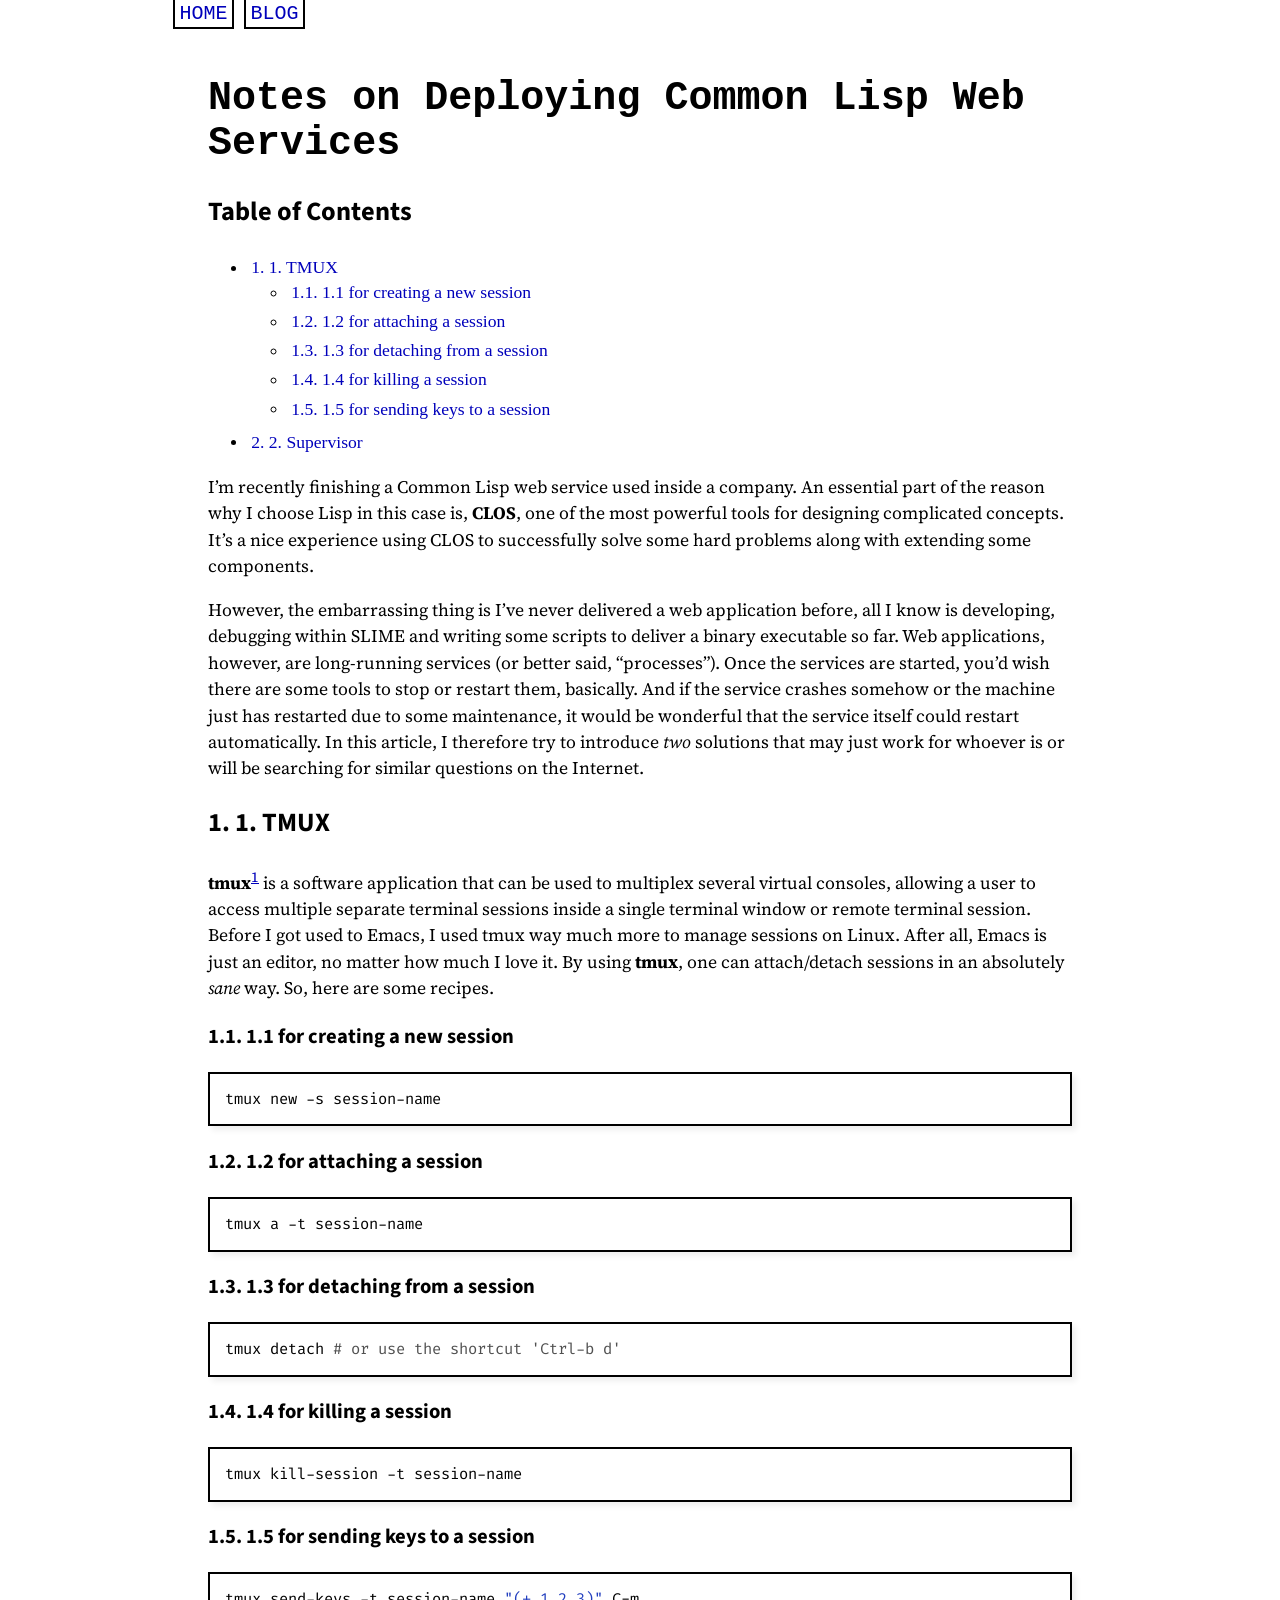
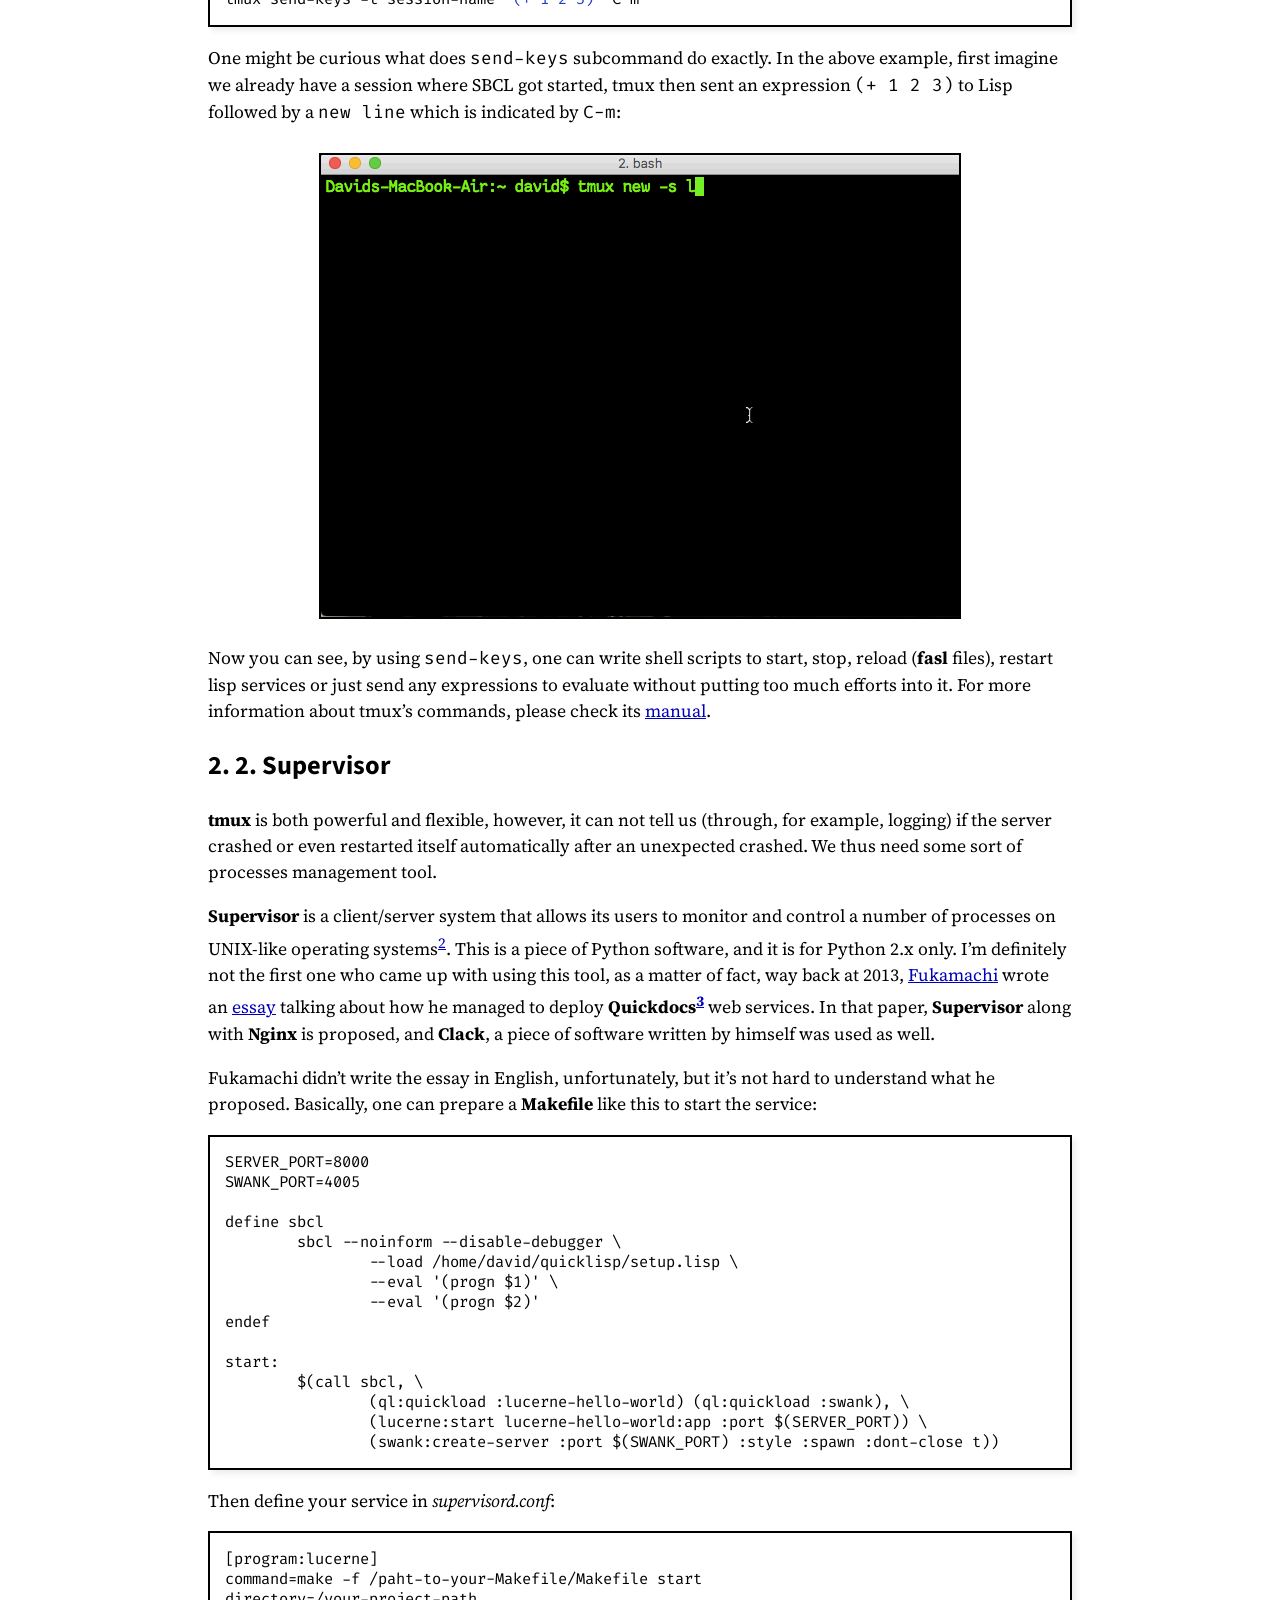
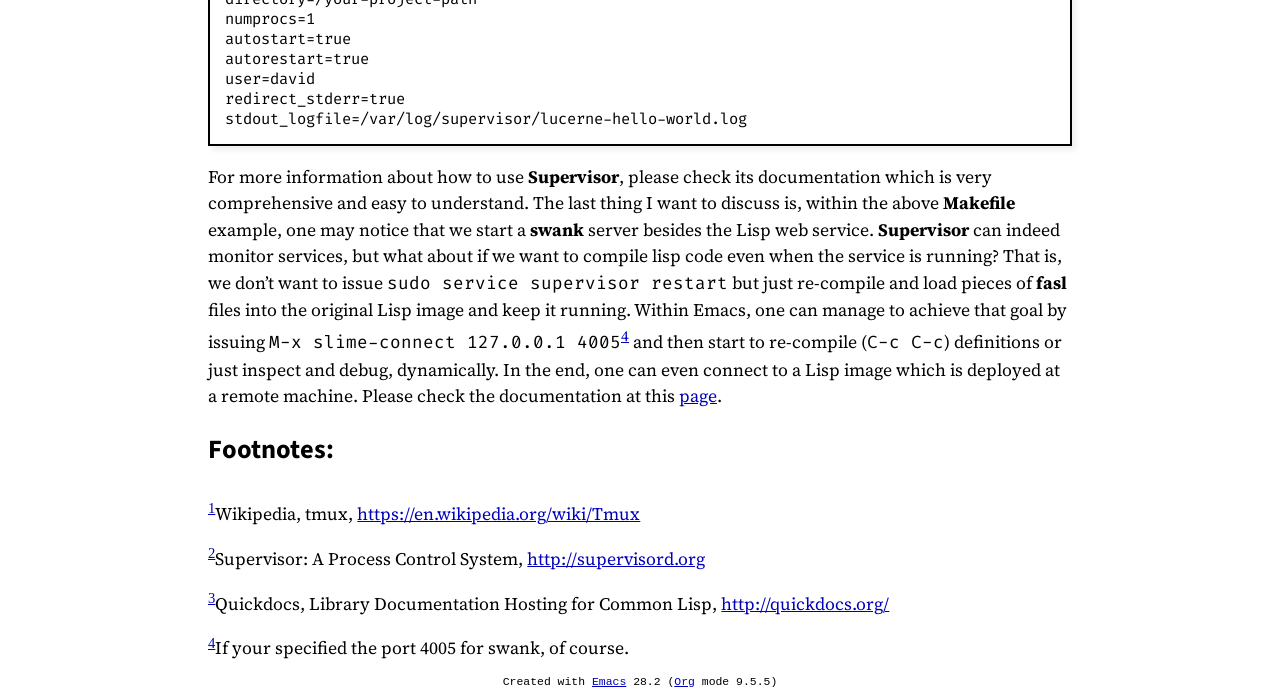
<file: posts/notes-on-cl-web-services.html>
<!doctype html><html lang=en><meta charset=utf-8><meta name=viewport content="width=device-width,initial-scale=1"><title>Notes on Deploying Common Lisp Web Services</title><meta name=generator content="Org Mode"><link rel="shortcut icon" href=/static/img/favicon.ico><link rel=stylesheet href=/static/css/style.css><link rel=stylesheet href=/static/css/modus-operandi.css><div id=preamble class=status><div id=org-div-home-and-up><a href=/posts/index.html>Blog</a> <a href=/ >Home</a></div></div><div id=content class=content><header><h1 class=title>Notes on Deploying Common Lisp Web Services</h1></header><nav id=table-of-contents role=doc-toc><h2>Table of Contents</h2><div id=text-table-of-contents role=doc-toc><ul><li><a href=#org94b1a5d>1. 1. TMUX</a><ul><li><a href=#org3dcc917>1.1. 1.1 for creating a new session</a><li><a href=#org5f028d7>1.2. 1.2 for attaching a session</a><li><a href=#org3613527>1.3. 1.3 for detaching from a session</a><li><a href=#org0bf4095>1.4. 1.4 for killing a session</a><li><a href=#org24c2fb5>1.5. 1.5 for sending keys to a session</a></ul><li><a href=#org56be526>2. 2. Supervisor</a></ul></div></nav><p>I’m recently finishing a Common Lisp web service used inside a company. An essential part of the reason why I choose Lisp in this case is, <b>CLOS</b>, one of the most powerful tools for designing complicated concepts. It’s a nice experience using CLOS to successfully solve some hard problems along with extending some components.<p>However, the embarrassing thing is I’ve never delivered a web application before, all I know is developing, debugging within SLIME and writing some scripts to deliver a binary executable so far. Web applications, however, are long-running services (or better said, “processes”). Once the services are started, you’d wish there are some tools to stop or restart them, basically. And if the service crashes somehow or the machine just has restarted due to some maintenance, it would be wonderful that the service itself could restart automatically. In this article, I therefore try to introduce <i>two</i> solutions that may just work for whoever is or will be searching for similar questions on the Internet.<div id=outline-container-org94b1a5d class=outline-2><h2 id=org94b1a5d><span class=section-number-2>1.</span> 1. TMUX</h2><div class=outline-text-2 id=text-1><p><b>tmux</b><sup><a id=fnr.1 class=footref href=#fn.1 role=doc-backlink>1</a></sup> is a software application that can be used to multiplex several virtual consoles, allowing a user to access multiple separate terminal sessions inside a single terminal window or remote terminal session. Before I got used to Emacs, I used tmux way much more to manage sessions on Linux. After all, Emacs is just an editor, no matter how much I love it. By using <b>tmux</b>, one can attach/detach sessions in an absolutely <i>sane</i> way. So, here are some recipes.</div><div id=outline-container-org3dcc917 class=outline-3><h3 id=org3dcc917><span class=section-number-3>1.1.</span> 1.1 for creating a new session</h3><div class=outline-text-3 id=text-1-1><div class=org-src-container><pre class="src src-sh">tmux new -s session-name
</pre></div></div></div><div id=outline-container-org5f028d7 class=outline-3><h3 id=org5f028d7><span class=section-number-3>1.2.</span> 1.2 for attaching a session</h3><div class=outline-text-3 id=text-1-2><div class=org-src-container><pre class="src src-sh">tmux a -t session-name
</pre></div></div></div><div id=outline-container-org3613527 class=outline-3><h3 id=org3613527><span class=section-number-3>1.3.</span> 1.3 for detaching from a session</h3><div class=outline-text-3 id=text-1-3><div class=org-src-container><pre class="src src-sh">tmux detach <span class=org-comment-delimiter># </span><span class=org-comment>or use the shortcut 'Ctrl-b d'</span>
</pre></div></div></div><div id=outline-container-org0bf4095 class=outline-3><h3 id=org0bf4095><span class=section-number-3>1.4.</span> 1.4 for killing a session</h3><div class=outline-text-3 id=text-1-4><div class=org-src-container><pre class="src src-sh">tmux kill-session -t session-name
</pre></div></div></div><div id=outline-container-org24c2fb5 class=outline-3><h3 id=org24c2fb5><span class=section-number-3>1.5.</span> 1.5 for sending keys to a session</h3><div class=outline-text-3 id=text-1-5><div class=org-src-container><pre class="src src-sh">tmux send-keys -t session-name <span class=org-string>"(+ 1 2 3)"</span> C-m
</pre></div><p>One might be curious what does <code>send-keys</code> subcommand do exactly. In the above example, first imagine we already have a session where SBCL got started, tmux then sent an expression <code>(+ 1 2 3)</code> to Lisp followed by a <code>new line</code> which is indicated by <code>C-m</code>:<figure id=org6ce992f><img src=../static/img/tmux_send_keys_example.gif alt=tmux_send_keys_example.gif></figure><p>Now you can see, by using <code>send-keys</code>, one can write shell scripts to start, stop, reload (<b>fasl</b> files), restart lisp services or just send any expressions to evaluate without putting too much efforts into it. For more information about tmux’s commands, please check its <a href=http://man.openbsd.org/OpenBSD-current/man1/tmux.1>manual</a>.</div></div></div><div id=outline-container-org56be526 class=outline-2><h2 id=org56be526><span class=section-number-2>2.</span> 2. Supervisor</h2><div class=outline-text-2 id=text-2><p><b>tmux</b> is both powerful and flexible, however, it can not tell us (through, for example, logging) if the server crashed or even restarted itself automatically after an unexpected crashed. We thus need some sort of processes management tool.<p><b>Supervisor</b> is a client/server system that allows its users to monitor and control a number of processes on UNIX-like operating systems<sup><a id=fnr.2 class=footref href=#fn.2 role=doc-backlink>2</a></sup>. This is a piece of Python software, and it is for Python 2.x only. I’m definitely not the first one who came up with using this tool, as a matter of fact, way back at 2013, <a href=https://github.com/fukamachi>Fukamachi</a> wrote an <a href=http://blog.8arrow.org/entry/20130320/1363787619>essay</a> talking about how he managed to deploy <b>Quickdocs<sup><a id=fnr.3 class=footref href=#fn.3 role=doc-backlink>3</a></sup></b> web services. In that paper, <b>Supervisor</b> along with <b>Nginx</b> is proposed, and <b>Clack</b>, a piece of software written by himself was used as well.<p>Fukamachi didn’t write the essay in English, unfortunately, but it’s not hard to understand what he proposed. Basically, one can prepare a <b>Makefile</b> like this to start the service:<pre class=example id=org3253426>
SERVER_PORT=8000
SWANK_PORT=4005

define sbcl
	sbcl --noinform --disable-debugger \
		--load /home/david/quicklisp/setup.lisp \
		--eval '(progn $1)' \
		--eval '(progn $2)'
endef

start:
	$(call sbcl, \
		(ql:quickload :lucerne-hello-world) (ql:quickload :swank), \
		(lucerne:start lucerne-hello-world:app :port $(SERVER_PORT)) \
		(swank:create-server :port $(SWANK_PORT) :style :spawn :dont-close t))
</pre><p>Then define your service in <i>supervisord.conf</i>:<pre class=example id=org3ac8ac4>
[program:lucerne]
command=make -f /paht-to-your-Makefile/Makefile start
directory=/your-project-path
numprocs=1
autostart=true
autorestart=true
user=david
redirect_stderr=true
stdout_logfile=/var/log/supervisor/lucerne-hello-world.log
</pre><p>For more information about how to use <b>Supervisor</b>, please check its documentation which is very comprehensive and easy to understand. The last thing I want to discuss is, within the above <b>Makefile</b> example, one may notice that we start a <b>swank</b> server besides the Lisp web service. <b>Supervisor</b> can indeed monitor services, but what about if we want to compile lisp code even when the service is running? That is, we don’t want to issue <code>sudo service supervisor restart</code> but just re-compile and load pieces of <b>fasl</b> files into the original Lisp image and keep it running. Within Emacs, one can manage to achieve that goal by issuing <code>M-x slime-connect 127.0.0.1 4005</code><sup><a id=fnr.4 class=footref href=#fn.4 role=doc-backlink>4</a></sup> and then start to re-compile (<code>C-c C-c</code>) definitions or just inspect and debug, dynamically. In the end, one can even connect to a Lisp image which is deployed at a remote machine. Please check the documentation at this <a href=https://common-lisp.net/project/slime/doc/html/Connecting-to-a-remote-lisp.html#Connecting-to-a-remote-lisp>page</a>.</div></div><div id=footnotes><h2 class=footnotes>Footnotes:</h2><div id=text-footnotes><div class=footdef><sup><a id=fn.1 class=footnum href=#fnr.1 role=doc-backlink>1</a></sup><div class=footpara role=doc-footnote><p class=footpara>Wikipedia, tmux, <a href=https://en.wikipedia.org/wiki/Tmux>https://en.wikipedia.org/wiki/Tmux</a></div></div><div class=footdef><sup><a id=fn.2 class=footnum href=#fnr.2 role=doc-backlink>2</a></sup><div class=footpara role=doc-footnote><p class=footpara>Supervisor: A Process Control System, <a href=http://supervisord.org>http://supervisord.org</a></div></div><div class=footdef><sup><a id=fn.3 class=footnum href=#fnr.3 role=doc-backlink>3</a></sup><div class=footpara role=doc-footnote><p class=footpara>Quickdocs, Library Documentation Hosting for Common Lisp, <a href=http://quickdocs.org/ >http://quickdocs.org/</a></div></div><div class=footdef><sup><a id=fn.4 class=footnum href=#fnr.4 role=doc-backlink>4</a></sup><div class=footpara role=doc-footnote><p class=footpara>If your specified the port 4005 for swank, of course.</div></div></div></div></div><div id=postamble class=status><footer><div class=generated>Created with <a href=https://www.gnu.org/software/emacs/ >Emacs</a> 28.2 (<a href=https://orgmode.org>Org</a> mode 9.5.5)</div></footer></div>
</file>
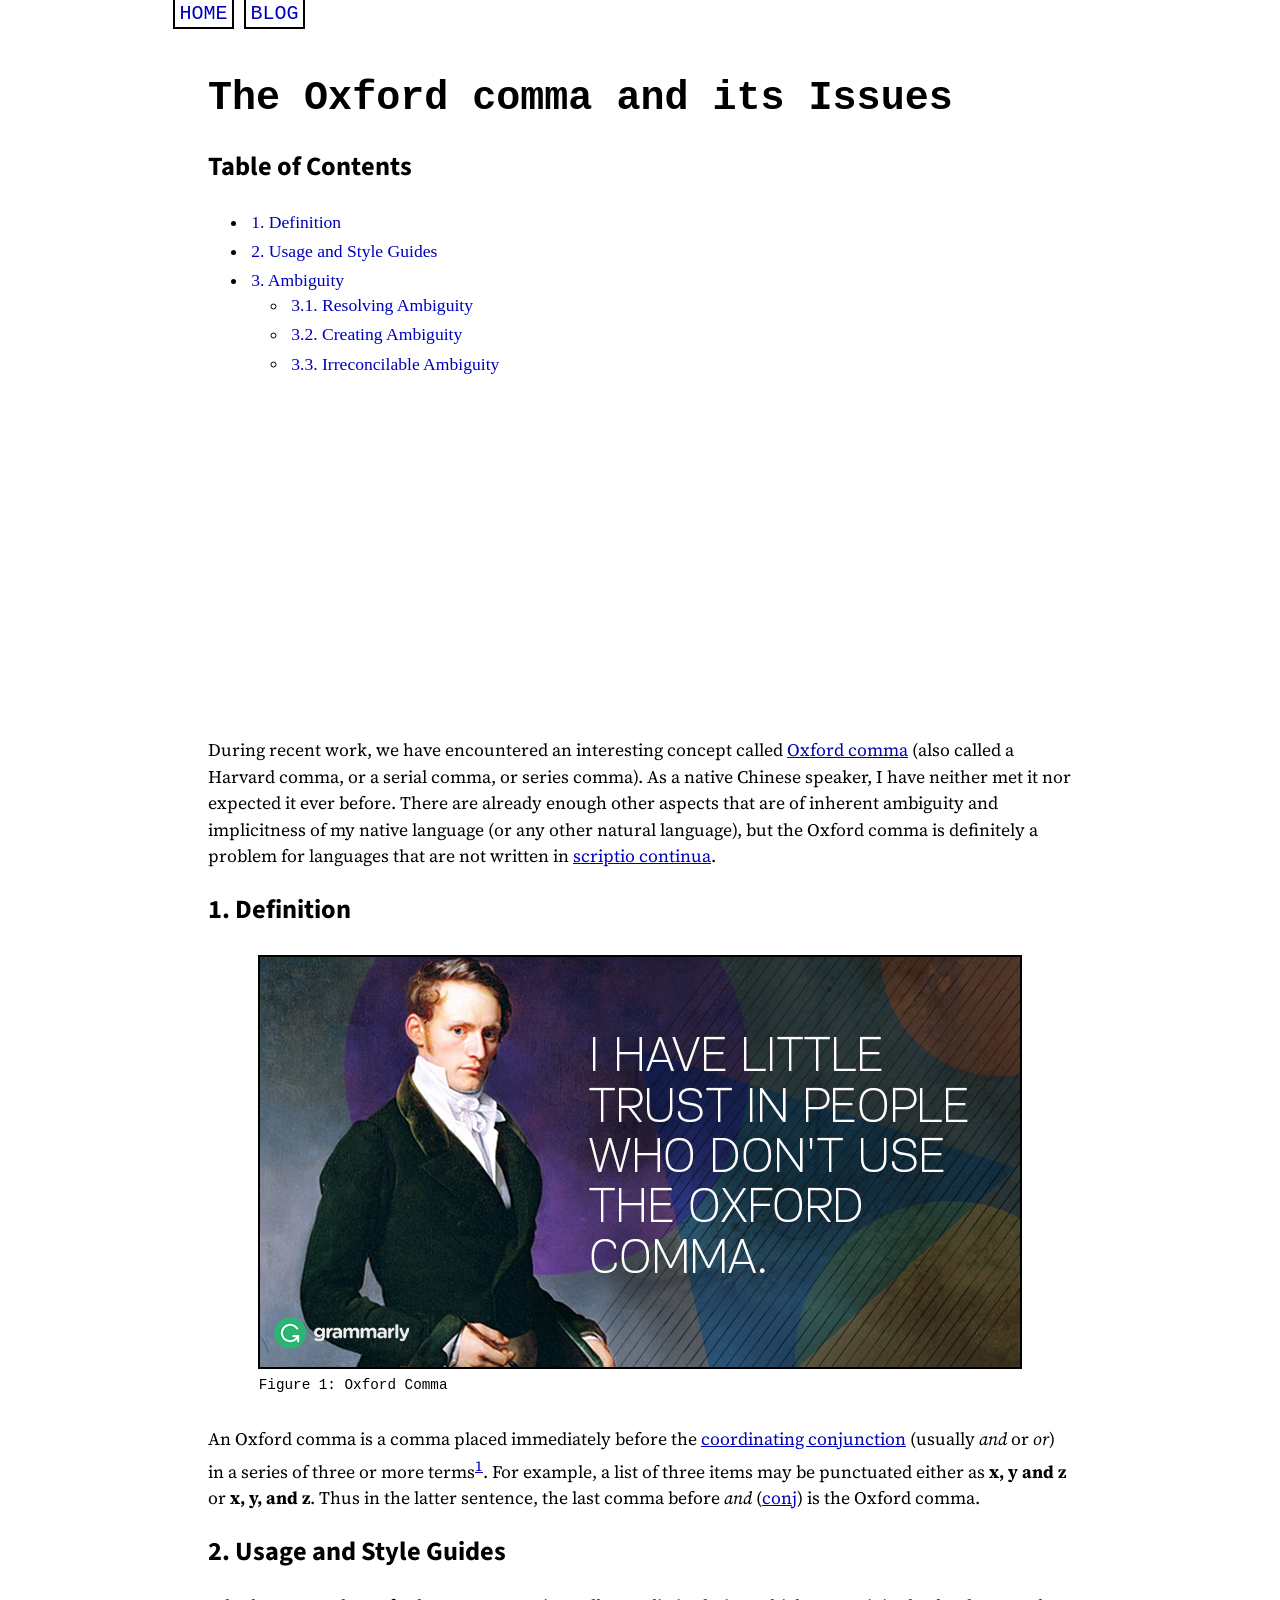
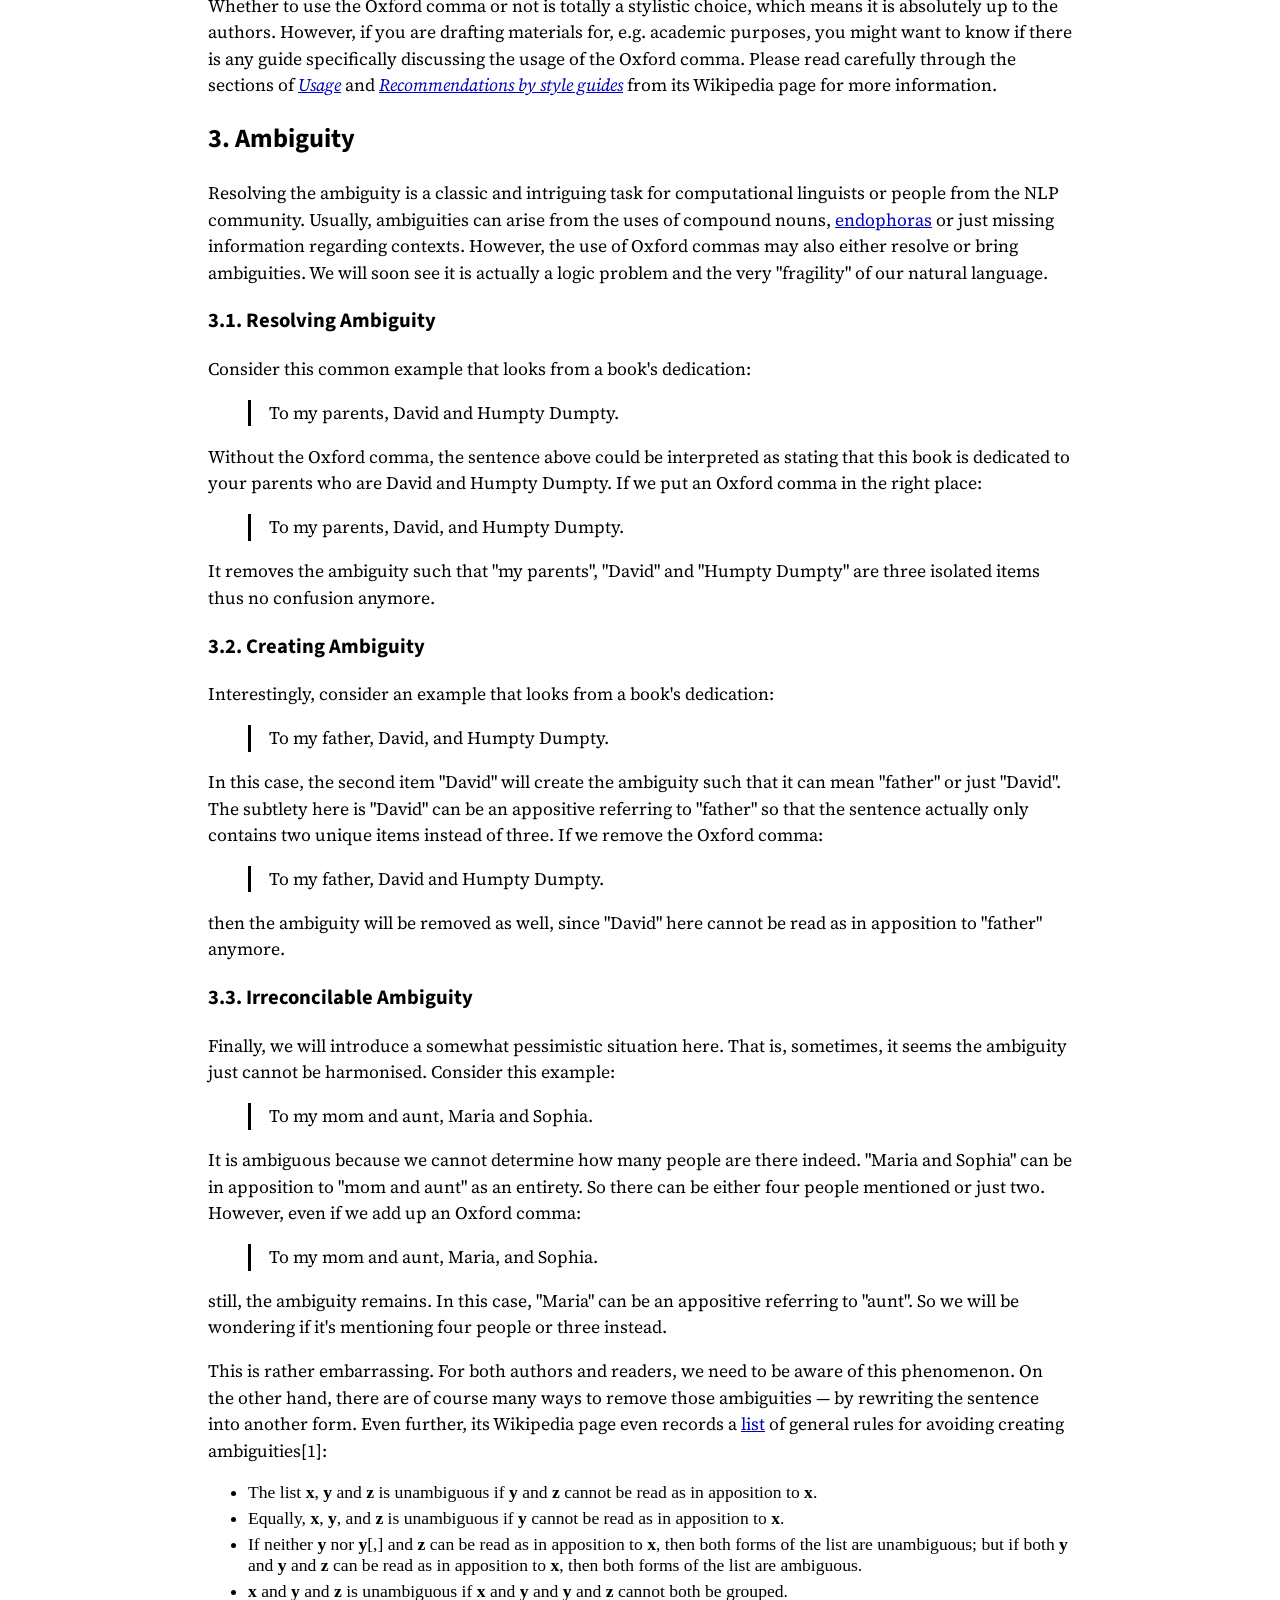
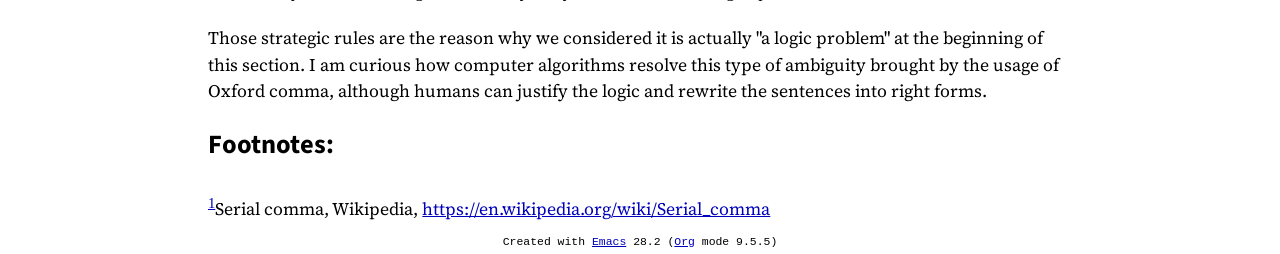
<file: posts/oxford-comma-issues.html>
<!doctype html><html lang=en><meta charset=utf-8><meta name=viewport content="width=device-width,initial-scale=1"><title>The Oxford comma and its Issues</title><meta name=generator content="Org Mode"><link rel="shortcut icon" href=/static/img/favicon.ico><link rel=stylesheet href=/static/css/style.css><link rel=stylesheet href=/static/css/modus-operandi.css><div id=preamble class=status><div id=org-div-home-and-up><a href=/posts/index.html>Blog</a> <a href=/ >Home</a></div></div><div id=content class=content><header><h1 class=title>The Oxford comma and its Issues</h1></header><nav id=table-of-contents role=doc-toc><h2>Table of Contents</h2><div id=text-table-of-contents role=doc-toc><ul><li><a href=#definition>1. Definition</a><li><a href=#usage-and-style-guides>2. Usage and Style Guides</a><li><a href=#ambiguity>3. Ambiguity</a><ul><li><a href=#resolving-ambiguity>3.1. Resolving Ambiguity</a><li><a href=#creating-ambiguity>3.2. Creating Ambiguity</a><li><a href=#irreconcilable-ambiguity>3.3. Irreconcilable Ambiguity</a></ul></ul></div></nav><iframe width=560 height=315 src=https://www.youtube-nocookie.com/embed/P_i1xk07o4g title="YouTube video player" frameborder=0 allow="accelerometer; autoplay; clipboard-write; encrypted-media; gyroscope; picture-in-picture" allowfullscreen></iframe><p>During recent work, we have encountered an interesting concept called <a href=https://en.wiktionary.org/wiki/Oxford_comma>Oxford comma</a> (also called a Harvard comma, or a serial comma, or series comma). As a native Chinese speaker, I have neither met it nor expected it ever before. There are already enough other aspects that are of inherent ambiguity and implicitness of my native language (or any other natural language), but the Oxford comma is definitely a problem for languages that are not written in <a href=https://en.wikipedia.org/wiki/Scriptio_continua>scriptio continua</a>.<div id=outline-container-definition class=outline-2><h2 id=definition><span class=section-number-2>1.</span> Definition</h2><div class=outline-text-2 id=text-definition><figure id=org65cec0c><img src=../static/img/the-oxford-comma.jpg alt=the-oxford-comma.jpg><figcaption><span class=figure-number>Figure 1: </span>Oxford Comma</figcaption></figure><p>An Oxford comma is a comma placed immediately before the <a href=https://en.wikipedia.org/wiki/Grammatical_conjunction#Coordinating_conjunctions>coordinating conjunction</a> (usually <i>and</i> or <i>or</i>) in a series of three or more terms<sup><a id=fnr.1 class=footref href=#fn.1 role=doc-backlink>1</a></sup>. For example, a list of three items may be punctuated either as <b>x, y and z</b> or <b>x, y, and z</b>. Thus in the latter sentence, the last comma before <i>and</i> (<a href=http://universaldependencies.org/en/dep/conj.html>conj</a>) is the Oxford comma.</div></div><div id=outline-container-usage-and-style-guides class=outline-2><h2 id=usage-and-style-guides><span class=section-number-2>2.</span> Usage and Style Guides</h2><div class=outline-text-2 id=text-usage-and-style-guides><p>Whether to use the Oxford comma or not is totally a stylistic choice, which means it is absolutely up to the authors. However, if you are drafting materials for, e.g. academic purposes, you might want to know if there is any guide specifically discussing the usage of the Oxford comma. Please read carefully through the sections of <i><a href=Recommendations%20by%20style%20guides>Usage</a></i> and <i><a href=Recommendations%20by%20style%20guides>Recommendations by style guides</a></i> from its Wikipedia page for more information.</div></div><div id=outline-container-ambiguity class=outline-2><h2 id=ambiguity><span class=section-number-2>3.</span> Ambiguity</h2><div class=outline-text-2 id=text-ambiguity><p>Resolving the ambiguity is a classic and intriguing task for computational linguists or people from the NLP community. Usually, ambiguities can arise from the uses of compound nouns, <a href=https://en.wiktionary.org/wiki/endophora>endophoras</a> or just missing information regarding contexts. However, the use of Oxford commas may also either resolve or bring ambiguities. We will soon see it is actually a logic problem and the very "fragility" of our natural language.</div><div id=outline-container-resolving-ambiguity class=outline-3><h3 id=resolving-ambiguity><span class=section-number-3>3.1.</span> Resolving Ambiguity</h3><div class=outline-text-3 id=text-resolving-ambiguity><p>Consider this common example that looks from a book's dedication:<blockquote><p>To my parents, David and Humpty Dumpty.</blockquote><p>Without the Oxford comma, the sentence above could be interpreted as stating that this book is dedicated to your parents who are David and Humpty Dumpty. If we put an Oxford comma in the right place:<blockquote><p>To my parents, David, and Humpty Dumpty.</blockquote><p>It removes the ambiguity such that "my parents", "David" and "Humpty Dumpty" are three isolated items thus no confusion anymore.</div></div><div id=outline-container-creating-ambiguity class=outline-3><h3 id=creating-ambiguity><span class=section-number-3>3.2.</span> Creating Ambiguity</h3><div class=outline-text-3 id=text-creating-ambiguity><p>Interestingly, consider an example that looks from a book's dedication:<blockquote><p>To my father, David, and Humpty Dumpty.</blockquote><p>In this case, the second item "David" will create the ambiguity such that it can mean "father" or just "David". The subtlety here is "David" can be an appositive referring to "father" so that the sentence actually only contains two unique items instead of three. If we remove the Oxford comma:<blockquote><p>To my father, David and Humpty Dumpty.</blockquote><p>then the ambiguity will be removed as well, since "David" here cannot be read as in apposition to "father" anymore.</div></div><div id=outline-container-irreconcilable-ambiguity class=outline-3><h3 id=irreconcilable-ambiguity><span class=section-number-3>3.3.</span> Irreconcilable Ambiguity</h3><div class=outline-text-3 id=text-irreconcilable-ambiguity><p>Finally, we will introduce a somewhat pessimistic situation here. That is, sometimes, it seems the ambiguity just cannot be harmonised. Consider this example:<blockquote><p>To my mom and aunt, Maria and Sophia.</blockquote><p>It is ambiguous because we cannot determine how many people are there indeed. "Maria and Sophia" can be in apposition to "mom and aunt" as an entirety. So there can be either four people mentioned or just two. However, even if we add up an Oxford comma:<blockquote><p>To my mom and aunt, Maria, and Sophia.</blockquote><p>still, the ambiguity remains. In this case, "Maria" can be an appositive referring to "aunt". So we will be wondering if it's mentioning four people or three instead.<p>This is rather embarrassing. For both authors and readers, we need to be aware of this phenomenon. On the other hand, there are of course many ways to remove those ambiguities &#x2014; by rewriting the sentence into another form. Even further, its Wikipedia page even records a <a href=https://en.wikipedia.org/wiki/Serial_comma#In_general>list</a> of general rules for avoiding creating ambiguities[1]:<ul class=org-ul><li>The list <b>x</b>, <b>y</b> and <b>z</b> is unambiguous if <b>y</b> and <b>z</b> cannot be read as in apposition to <b>x</b>.<li>Equally, <b>x</b>, <b>y</b>, and <b>z</b> is unambiguous if <b>y</b> cannot be read as in apposition to <b>x</b>.<li>If neither <b>y</b> nor <b>y</b>[,] and <b>z</b> can be read as in apposition to <b>x</b>, then both forms of the list are unambiguous; but if both <b>y</b> and <b>y</b> and <b>z</b> can be read as in apposition to <b>x</b>, then both forms of the list are ambiguous.<li><b>x</b> and <b>y</b> and <b>z</b> is unambiguous if <b>x</b> and <b>y</b> and <b>y</b> and <b>z</b> cannot both be grouped.</ul><p>Those strategic rules are the reason why we considered it is actually "a logic problem" at the beginning of this section. I am curious how computer algorithms resolve this type of ambiguity brought by the usage of Oxford comma, although humans can justify the logic and rewrite the sentences into right forms.</div></div></div><div id=footnotes><h2 class=footnotes>Footnotes:</h2><div id=text-footnotes><div class=footdef><sup><a id=fn.1 class=footnum href=#fnr.1 role=doc-backlink>1</a></sup><div class=footpara role=doc-footnote><p class=footpara>Serial comma, Wikipedia, <a href=https://en.wikipedia.org/wiki/Serial_comma>https://en.wikipedia.org/wiki/Serial_comma</a></div></div></div></div></div><div id=postamble class=status><footer><div class=generated>Created with <a href=https://www.gnu.org/software/emacs/ >Emacs</a> 28.2 (<a href=https://orgmode.org>Org</a> mode 9.5.5)</div></footer></div>
</file>
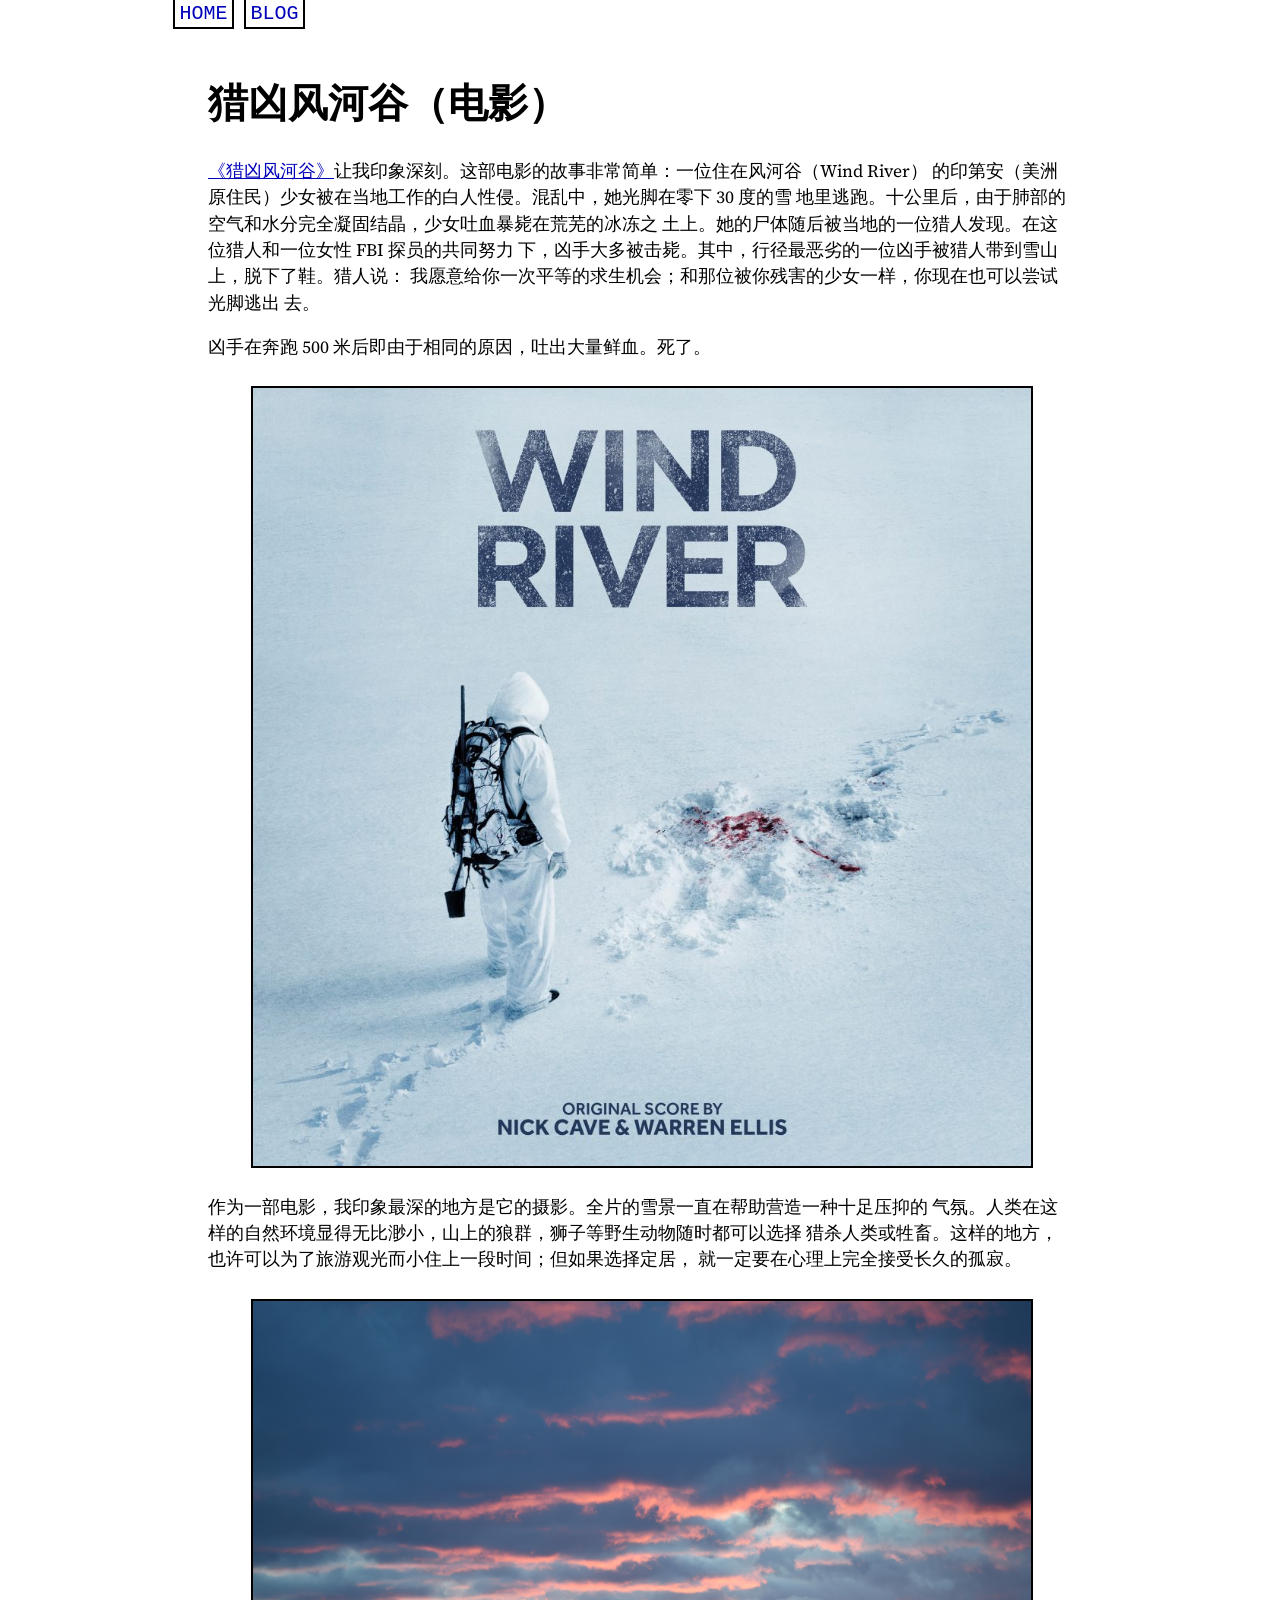
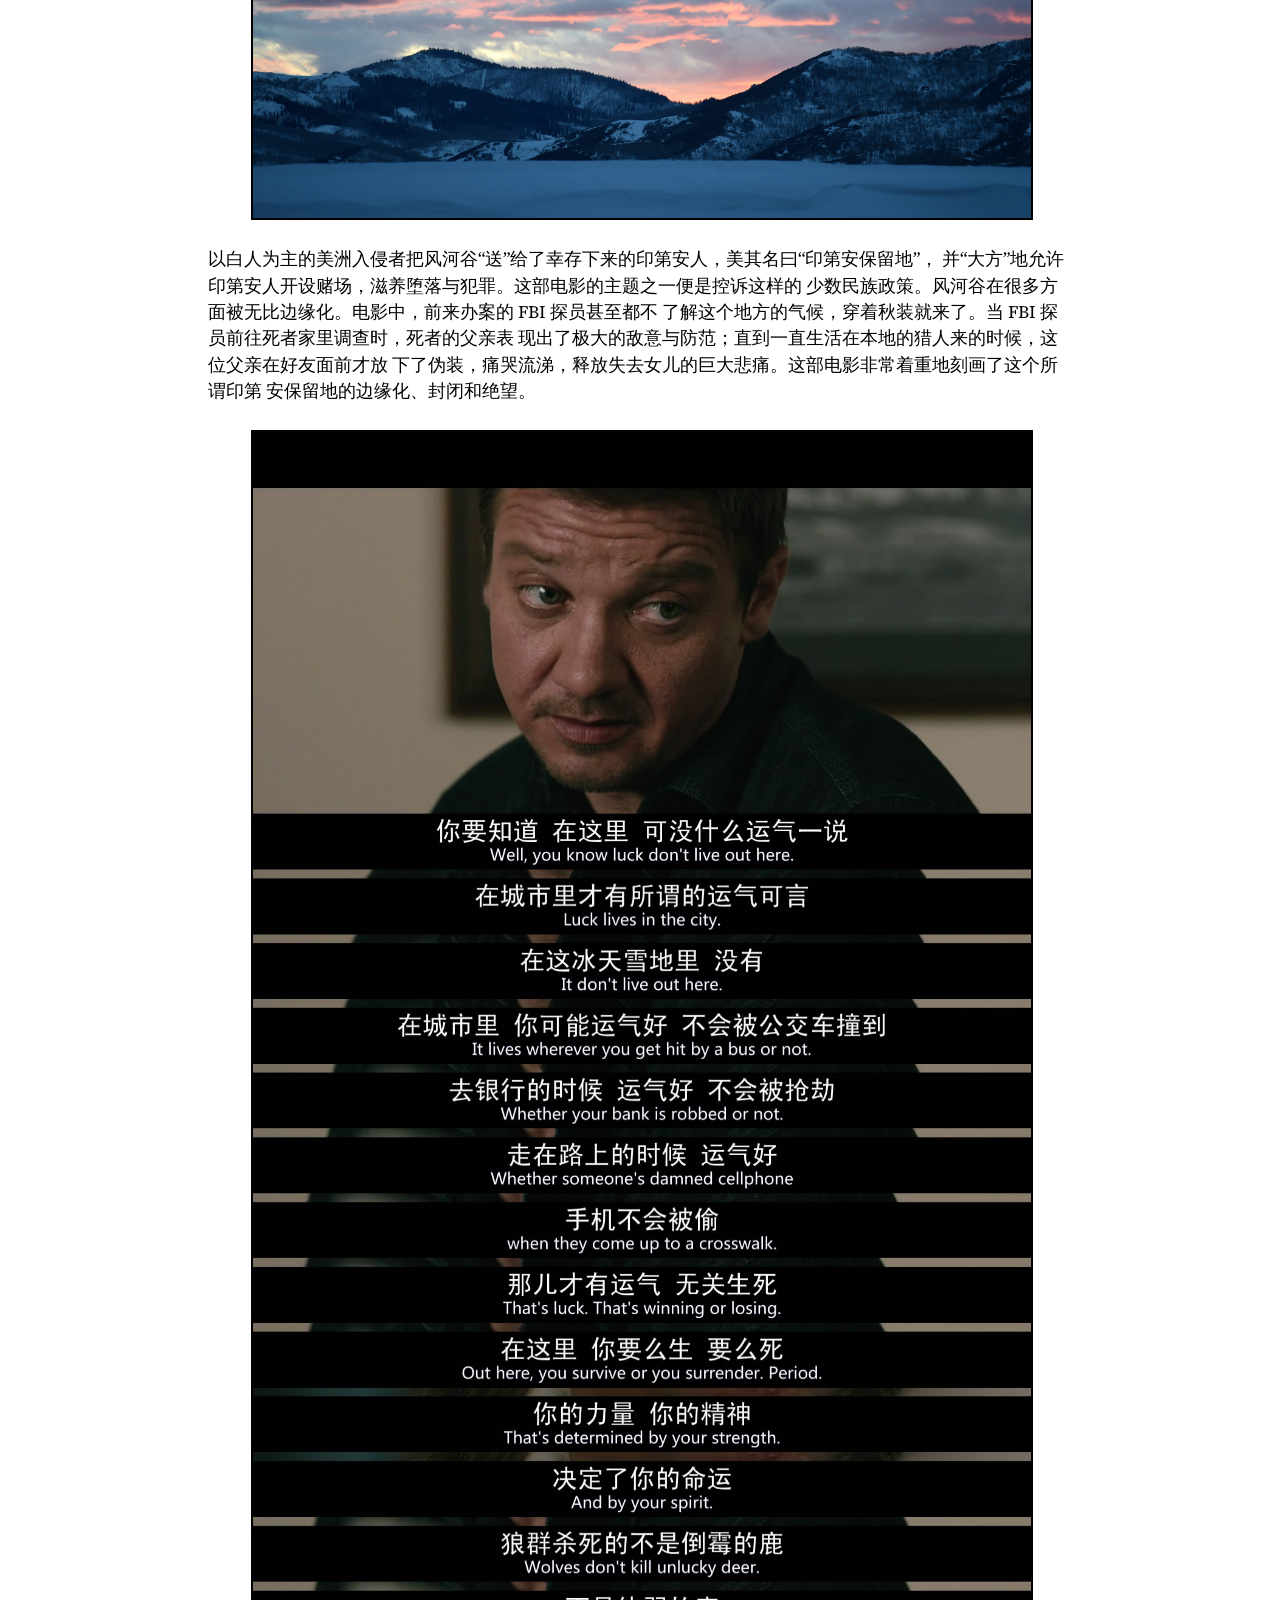
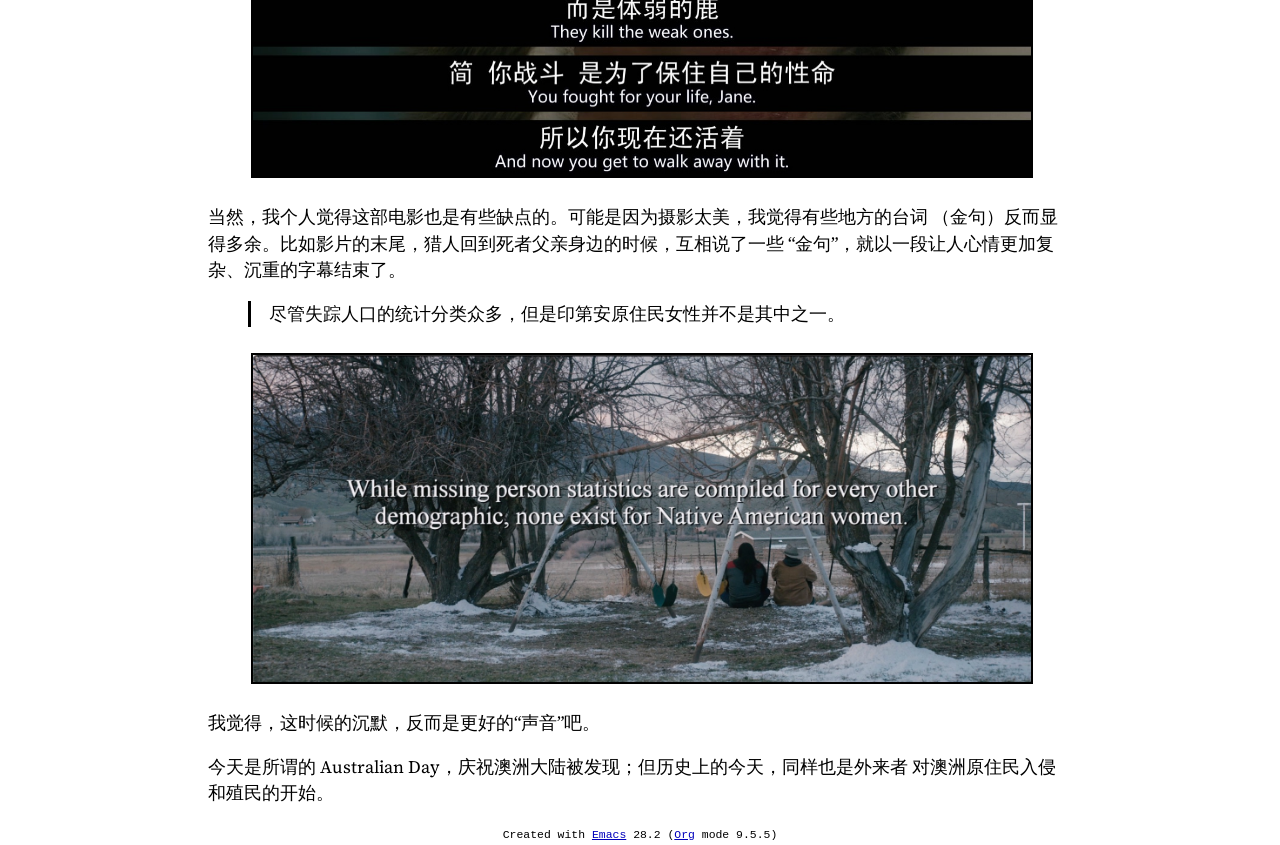
<file: posts/wind-river-movie.html>
<!doctype html><html lang=en><meta charset=utf-8><meta name=viewport content="width=device-width,initial-scale=1"><title>猎凶风河谷（电影）</title><meta name=generator content="Org Mode"><link rel="shortcut icon" href=/static/img/favicon.ico><link rel=stylesheet href=/static/css/style.css><link rel=stylesheet href=/static/css/modus-operandi.css><div id=preamble class=status><div id=org-div-home-and-up><a href=/posts/index.html>Blog</a> <a href=/ >Home</a></div></div><div id=content class=content><header><h1 class=title>猎凶风河谷（电影）</h1></header><p><a href=https://movie.douban.com/subject/26389601/ >《猎凶风河谷》</a>让我印象深刻。这部电影的故事非常简单：一位住在风河谷（Wind River） 的印第安（美洲原住民）少女被在当地工作的白人性侵。混乱中，她光脚在零下 30 度的雪 地里逃跑。十公里后，由于肺部的空气和水分完全凝固结晶，少女吐血暴毙在荒芜的冰冻之 土上。她的尸体随后被当地的一位猎人发现。在这位猎人和一位女性 FBI 探员的共同努力 下，凶手大多被击毙。其中，行径最恶劣的一位凶手被猎人带到雪山上，脱下了鞋。猎人说： 我愿意给你一次平等的求生机会；和那位被你残害的少女一样，你现在也可以尝试光脚逃出 去。<p>凶手在奔跑 500 米后即由于相同的原因，吐出大量鲜血。死了。<figure id=org64bec70><img src=../static/img/Wind-River-1-1024x1024.jpg alt=Wind-River-1-1024x1024.jpg></figure><p>作为一部电影，我印象最深的地方是它的摄影。全片的雪景一直在帮助营造一种十足压抑的 气氛。人类在这样的自然环境显得无比渺小，山上的狼群，狮子等野生动物随时都可以选择 猎杀人类或牲畜。这样的地方，也许可以为了旅游观光而小住上一段时间；但如果选择定居， 就一定要在心理上完全接受长久的孤寂。<figure id=org1e7c01a><img src=../static/img/p2499991432.jpg alt=p2499991432.jpg></figure><p>以白人为主的美洲入侵者把风河谷“送”给了幸存下来的印第安人，美其名曰“印第安保留地”， 并“大方”地允许印第安人开设赌场，滋养堕落与犯罪。这部电影的主题之一便是控诉这样的 少数民族政策。风河谷在很多方面被无比边缘化。电影中，前来办案的 FBI 探员甚至都不 了解这个地方的气候，穿着秋装就来了。当 FBI 探员前往死者家里调查时，死者的父亲表 现出了极大的敌意与防范；直到一直生活在本地的猎人来的时候，这位父亲在好友面前才放 下了伪装，痛哭流涕，释放失去女儿的巨大悲痛。这部电影非常着重地刻画了这个所谓印第 安保留地的边缘化、封闭和绝望。<figure id=org1015c22><img src=../static/img/p2507874682.jpg alt=p2507874682.jpg></figure><p>当然，我个人觉得这部电影也是有些缺点的。可能是因为摄影太美，我觉得有些地方的台词 （金句）反而显得多余。比如影片的末尾，猎人回到死者父亲身边的时候，互相说了一些 “金句”，就以一段让人心情更加复杂、沉重的字幕结束了。<blockquote><p>尽管失踪人口的统计分类众多，但是印第安原住民女性并不是其中之一。</blockquote><figure id=org012b75d><img src=../static/img/wind-river-last-scene.jpg alt=wind-river-last-scene.jpg></figure><p>我觉得，这时候的沉默，反而是更好的“声音”吧。<p>今天是所谓的 Australian Day，庆祝澳洲大陆被发现；但历史上的今天，同样也是外来者 对澳洲原住民入侵和殖民的开始。</div><div id=postamble class=status><footer><div class=generated>Created with <a href=https://www.gnu.org/software/emacs/ >Emacs</a> 28.2 (<a href=https://orgmode.org>Org</a> mode 9.5.5)</div></footer></div>
</file>
